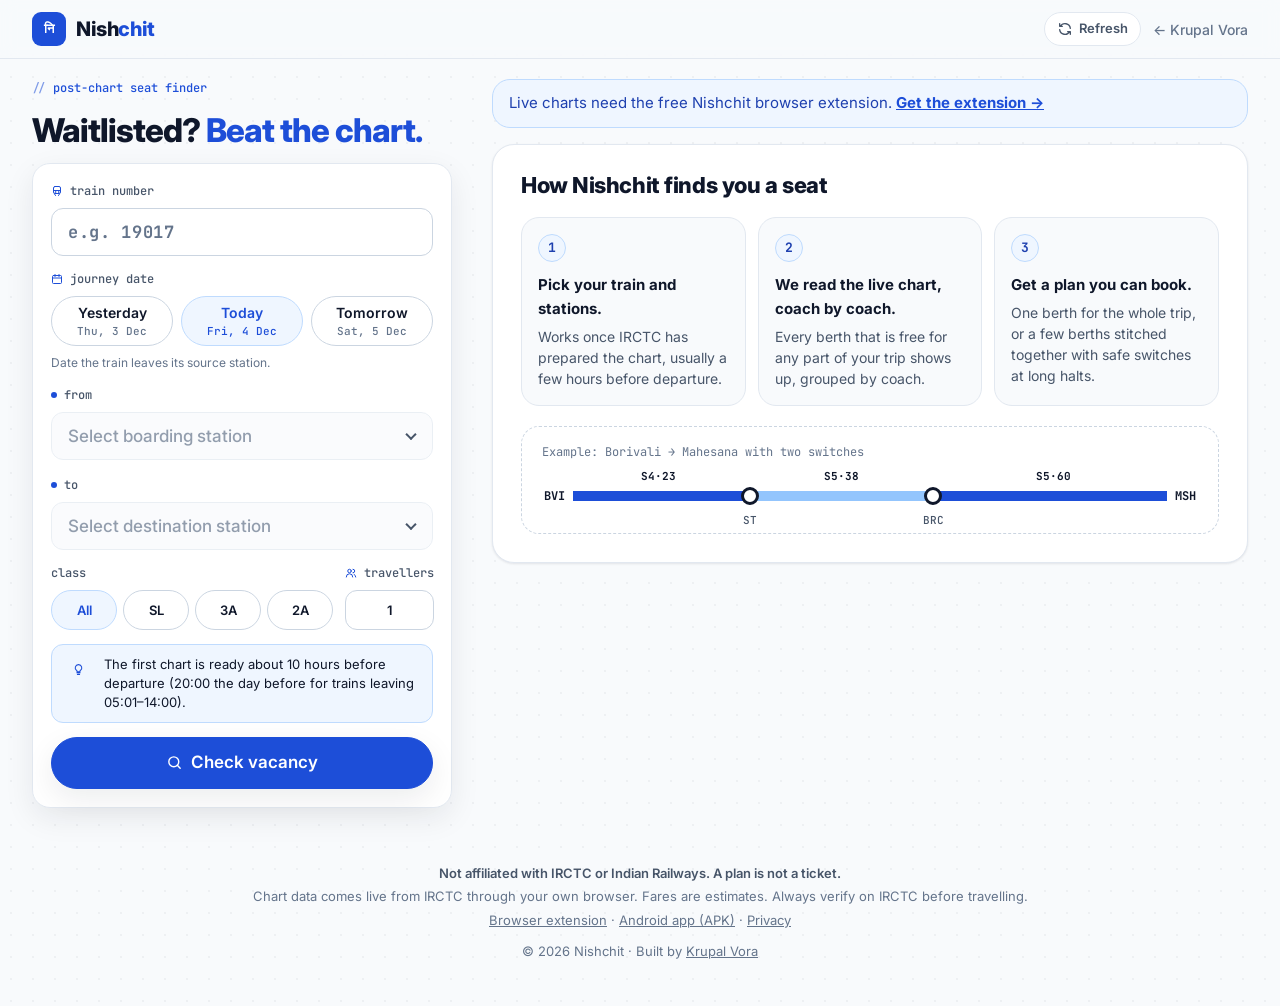
<file: index.html>
<!doctype html>
<html lang="en">
<head>
  <meta charset="utf-8" />
  <meta name="viewport" content="width=device-width, initial-scale=1, viewport-fit=cover" />
  <title>Nishchit - Find vacant berths after the chart</title>
  <meta name="description" content="Find berths left vacant after the reservation chart and stitch them into a seated journey, coach by coach." />
  <meta name="theme-color" content="#f8fafc" />
  <link rel="icon" href="assets/favicon.svg" type="image/svg+xml" />
  <link rel="preconnect" href="https://fonts.googleapis.com" />
  <link rel="preconnect" href="https://fonts.gstatic.com" crossorigin />
  <link rel="stylesheet" href="https://fonts.googleapis.com/css2?family=Inter:wght@400;500;600;700;800&family=JetBrains+Mono:wght@400;500;700&display=swap" />
  <link rel="stylesheet" href="css/tokens.css" />
  <link rel="stylesheet" href="css/base.css" />
  <link rel="stylesheet" href="css/components.css" />
  <link rel="stylesheet" href="css/results.css" />
  <link rel="stylesheet" href="css/layout.css" />
  <script type="module" src="js/main.js"></script>
</head>
<body>
    <header class="site-header">
    <div class="site-header__inner">
      <a class="brand" href="./" aria-label="Nishchit home">
        <span class="brand__mark" aria-hidden="true">नि</span>
        <span class="brand__name">Nish<span class="accent">chit</span></span>
      </a>
      <div class="site-header__actions">
        <button id="hard-refresh" type="button" class="icon-btn" title="Hard refresh: clear Nishchit's cache and reload"
                aria-label="Hard refresh: clear Nishchit's cache and reload">
          <span data-icon="refresh"></span><span class="icon-btn__label">Refresh</span>
        </button>
        <a class="back-link" href="../">&larr; Krupal Vora</a>
      </div>
    </div>
  </header>

  <main id="main" class="app">
    <aside class="app__side">
    <section class="hero" aria-labelledby="page-title">
      <p class="eyebrow">post-chart seat finder</p>
      <h1 id="page-title" class="hero__title">
        Waitlisted? <span class="accent">Beat the chart.</span>
      </h1>
      <p class="hero__lead">
        After the chart is prepared, berths sit empty on parts of the route. Enter your train and
        stations: we find one berth for the whole trip, or stitch partial berths together with the
        fewest switches.
      </p>
    </section>

      <form id="search-form" class="card search-card" novalidate autocomplete="off">
        <div class="field">
          <label class="field__label" for="train-input"><span data-icon="train"></span>Train number</label>
          <input id="train-input" name="train" class="input input--mono" inputmode="numeric"
                 pattern="\d{5}" maxlength="5" placeholder="e.g. 19017"
                 aria-describedby="train-status" required />
          <p id="train-status" class="field__status" aria-live="polite"></p>
        </div>

        <div class="field">
          <span id="date-label" class="field__label"><span data-icon="calendar"></span>Journey date</span>
          <div id="date-options" class="segmented segmented--3" role="radiogroup" aria-labelledby="date-label"></div>
          <p class="field__help">Date the train leaves its source station.</p>
        </div>

        <div class="stations">
            <div class="field">
              <label class="field__label field__label--dot" for="from-select">From</label>
              <div class="select-wrap">
                <select id="from-select" name="from" class="select" required disabled>
                  <option value="">Select boarding station</option>
                </select>
              </div>
            </div>
            <div class="field">
              <label class="field__label field__label--dot" for="to-select">To</label>
              <div class="select-wrap">
                <select id="to-select" name="to" class="select" required disabled>
                  <option value="">Select destination station</option>
                </select>
              </div>
            </div>
        </div>

        <div class="field-row">
          <div class="field">
            <span id="class-label" class="field__label">Class</span>
            <div id="class-options" class="segmented segmented--compact" role="radiogroup" aria-labelledby="class-label"></div>
          </div>
          <div class="field field--narrow">
            <label class="field__label" for="party-input"><span data-icon="users"></span>Travellers</label>
            <input id="party-input" name="party" type="number" inputmode="numeric" min="1" max="4" step="1" value="1" required class="input input--compact" />
          </div>
        </div>

        <p id="chart-hint" class="hint"><span class="hint__icon"><span data-icon="bulb"></span></span><span class="hint__text">The first chart is ready about 10 hours before departure.</span></p>

        <p id="form-error" class="form-error" role="alert" hidden></p>

        <button type="submit" class="btn btn--primary btn--block">
          <span data-icon="search"></span>Check vacancy
        </button>
      </form>
    </aside>

    <div class="app__main">
      <p id="extension-notice" class="extension-notice" hidden>
        Live charts need the free Nishchit browser extension. <a href="install.html">Get the extension &rarr;</a>
      </p>
      <section id="intro" class="intro" aria-labelledby="intro-title">
        <h2 id="intro-title" class="intro__title">How Nishchit finds you a seat</h2>
        <ol class="intro__steps">
          <li>
            <span class="intro__num">1</span>
            <div><strong>Pick your train and stations.</strong><p>Works once IRCTC has prepared the chart, usually a few hours before departure.</p></div>
          </li>
          <li>
            <span class="intro__num">2</span>
            <div><strong>We read the live chart, coach by coach.</strong><p>Every berth that is free for any part of your trip shows up, grouped by coach.</p></div>
          </li>
          <li>
            <span class="intro__num">3</span>
            <div><strong>Get a plan you can book.</strong><p>One berth for the whole trip, or a few berths stitched together with safe switches at long halts.</p></div>
          </li>
        </ol>
        <figure class="intro__example">
          <figcaption>Example: Borivali → Mahesana with two switches</figcaption>
          <div class="ribbon" aria-hidden="true">
            <span class="ribbon__cap">BVI</span>
            <div class="ribbon__track">
              <div class="ribbon__seg ribbon__seg--a" style="flex: 3 1 0"><span class="ribbon__seg-label">S4·23</span></div>
              <div class="ribbon__node"><span class="ribbon__node-label">ST</span></div>
              <div class="ribbon__seg ribbon__seg--b" style="flex: 3 1 0"><span class="ribbon__seg-label">S5·38</span></div>
              <div class="ribbon__node"><span class="ribbon__node-label">BRC</span></div>
              <div class="ribbon__seg ribbon__seg--a" style="flex: 4 1 0"><span class="ribbon__seg-label">S5·60</span></div>
            </div>
            <span class="ribbon__cap">MSH</span>
          </div>
        </figure>
        <p id="intro-extension" class="intro__ext" hidden></p>
      </section>

      <section id="results" class="results" aria-live="polite" aria-busy="false" hidden></section>
    </div>
  </main>

  <footer class="site-footer">
    <p><strong>Not affiliated with IRCTC or Indian Railways. A plan is not a ticket.</strong></p>
    <p>Chart data comes live from IRCTC through your own browser. Fares are estimates. Always verify on IRCTC before travelling.</p>
    <p><a href="install.html">Browser extension</a> · <a href="downloads/nishchit-android.apk" download>Android app (APK)</a> · <a href="privacy.html">Privacy</a></p>
    <p class="site-footer__credit">&copy; 2026 Nishchit · Built by <a href="https://krupalvora.github.io/" target="_blank" rel="noopener">Krupal Vora</a></p>
  </footer>

  <noscript><p class="container">Nishchit needs JavaScript to search the chart.</p></noscript>
</body>
</html>
</file>
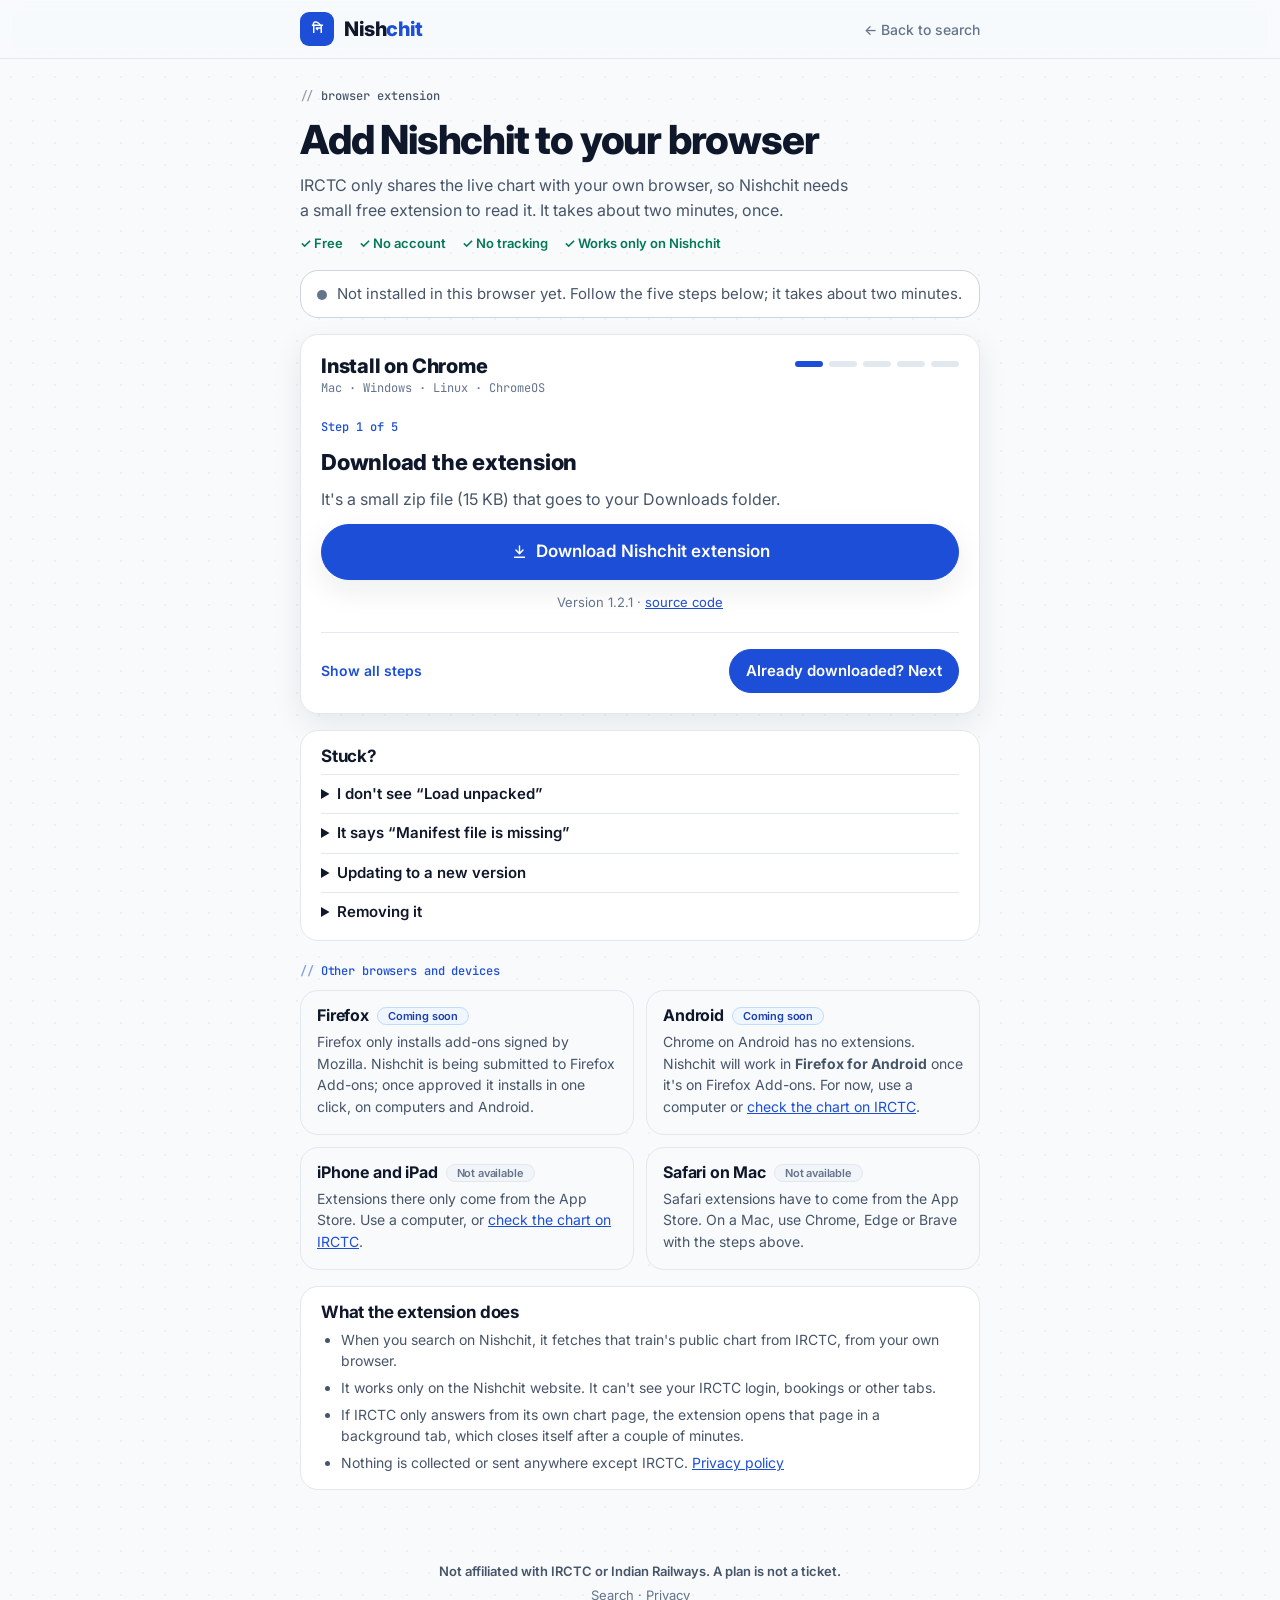
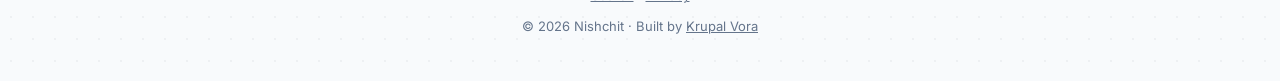
<file: install.html>
<!doctype html>
<html lang="en">
<head>
  <meta charset="utf-8" />
  <meta name="viewport" content="width=device-width, initial-scale=1, viewport-fit=cover" />
  <title>Install Nishchit Extension</title>
  <meta name="description" content="Add the free Nishchit extension to Chrome, Edge, Brave or Opera on Mac, Windows, Linux or ChromeOS in five short steps, so Nishchit can read the live chart from your own browser." />
  <meta name="theme-color" content="#f8fafc" />
  <link rel="icon" href="assets/favicon.svg" type="image/svg+xml" />
  <link rel="preconnect" href="https://fonts.googleapis.com" />
  <link rel="preconnect" href="https://fonts.gstatic.com" crossorigin />
  <link rel="stylesheet" href="https://fonts.googleapis.com/css2?family=Inter:wght@400;500;600;700;800&family=JetBrains+Mono:wght@400;500;700&display=swap" />
  <link rel="stylesheet" href="css/tokens.css" />
  <link rel="stylesheet" href="css/base.css" />
  <link rel="stylesheet" href="css/components.css" />
  <link rel="stylesheet" href="css/install.css" />
  <script type="module" src="js/install.js"></script>
</head>
<body>
  <header class="site-header">
    <div class="site-header__inner install-header">
      <a class="brand" href="./" aria-label="Nishchit home">
        <span class="brand__mark" aria-hidden="true">नि</span>
        <span class="brand__name">Nish<span class="accent">chit</span></span>
      </a>
      <a class="back-link" href="./">&larr; Back to search</a>
    </div>
  </header>

  <main id="main" class="install">
    <section class="install-hero" aria-labelledby="page-title">
      <p class="eyebrow">browser extension</p>
      <h1 id="page-title" class="install-hero__title">Add Nishchit to your browser</h1>
      <p class="install-hero__lead">IRCTC only shares the live chart with your own browser, so Nishchit needs a small free extension to read it. It takes about two minutes, once.</p>
      <ul class="trust">
        <li>Free</li>
        <li>No account</li>
        <li>No tracking</li>
        <li>Works only on Nishchit</li>
      </ul>
    </section>

    <div id="ext-status" class="ext-status" role="status" hidden></div>

    <!-- Shown first for browsers that can't take the extension (filled by install.js). -->
    <div id="not-here" class="card not-here" hidden></div>

    <!-- The installer: Chrome, Edge, Brave, Opera, Vivaldi on a computer. -->
    <section id="wizard" class="card wizard wizard--all" aria-labelledby="wizard-title">
      <header class="wizard__head">
        <div>
          <h2 id="wizard-title">Install on <span id="browser-name">Chrome, Edge, Brave or Opera</span></h2>
          <p class="wizard__where">Mac · Windows · Linux · ChromeOS</p>
        </div>
        <ol class="wizard__progress" aria-label="Steps">
          <li data-dot="1"><span class="sr-only">Step 1</span></li>
          <li data-dot="2"><span class="sr-only">Step 2</span></li>
          <li data-dot="3"><span class="sr-only">Step 3</span></li>
          <li data-dot="4"><span class="sr-only">Step 4</span></li>
          <li data-dot="5"><span class="sr-only">Step 5</span></li>
        </ol>
      </header>

      <!-- Step 1 -->
      <section class="step" data-step="1" aria-labelledby="s1-title">
        <p class="step__count">Step 1 of 5</p>
        <h3 id="s1-title" class="step__title">Download the extension</h3>
        <p class="step__text">It's a small zip file (15 KB) that goes to your Downloads folder.</p>
        <a id="download" class="btn btn--primary btn--block" href="downloads/nishchit-extension-chrome.zip" download>
          <span data-icon="download"></span>Download Nishchit extension
        </a>
        <p class="step__meta"><span id="version-label">Latest version</span> · <a href="https://github.com/krupalvora/nishchit/tree/main/extension">source code</a></p>
      </section>

      <!-- Step 2 -->
      <section class="step" data-step="2" aria-labelledby="s2-title">
        <p class="step__count">Step 2 of 5</p>
        <h3 id="s2-title" class="step__title">Unzip it and keep the folder</h3>
        <p class="step__text" id="unzip-text">Open your Downloads folder and unzip <code>nishchit-extension-chrome.zip</code>.</p>
        <div class="mock mock--files" aria-hidden="true">
          <div class="file"><span class="file__icon file__icon--zip">ZIP</span><span>nishchit-extension-chrome.zip</span></div>
          <span class="mock__arrow">→</span>
          <div class="file file--hl"><span class="file__icon file__icon--folder"></span><span>nishchit-extension</span></div>
        </div>
        <p class="step__tip"><strong>Keep the <code>nishchit-extension</code> folder.</strong> Move it to Documents if you like, but don't delete it: your browser runs the extension from there.</p>
        <details class="other-os">
          <summary>How to unzip on other computers</summary>
          <ul>
            <li><strong>Mac:</strong> double-click the zip.</li>
            <li><strong>Windows:</strong> right-click the zip → <em>Extract All…</em> → <em>Extract</em>.</li>
            <li><strong>ChromeOS:</strong> open the zip in Files, then copy the folder into <em>My files</em>.</li>
            <li><strong>Linux:</strong> <code>unzip nishchit-extension-chrome.zip</code></li>
          </ul>
        </details>
      </section>

      <!-- Step 3 -->
      <section class="step" data-step="3" aria-labelledby="s3-title">
        <p class="step__count">Step 3 of 5</p>
        <h3 id="s3-title" class="step__title">Open the extensions page</h3>
        <p class="step__text">Browsers don't let websites link to this page, so copy the address and paste it into a new tab.</p>
        <div class="copy-box">
          <code id="ext-url">chrome://extensions</code>
          <button type="button" class="btn btn--sm copy-box__btn" id="copy-ext-url"><span data-icon="copy"></span><span>Copy</span></button>
        </div>
        <ol class="keys" id="keys">
          <li>Open a new tab: <kbd data-key="mod">Ctrl</kbd> <kbd>T</kbd></li>
          <li>Paste: <kbd data-key="mod">Ctrl</kbd> <kbd>V</kbd></li>
          <li>Press <kbd>Enter</kbd></li>
        </ol>
      </section>

      <!-- Step 4 -->
      <section class="step" data-step="4" aria-labelledby="s4-title">
        <p class="step__count">Step 4 of 5</p>
        <h3 id="s4-title" class="step__title">Turn on Developer mode</h3>
        <p class="step__text" id="devmode-text">It's a switch in the top-right corner of the extensions page.</p>
        <div class="mock mock--page" aria-hidden="true">
          <div class="mock__bar">
            <span class="mock__title">Extensions</span>
            <span class="mock__search"></span>
            <span class="mock__toggle mock__hl"><span>Developer mode</span><span class="switch-ui"></span></span>
          </div>
          <div class="mock__body">
            <span class="mock__line"></span><span class="mock__line mock__line--short"></span>
          </div>
        </div>
        <p class="step__tip">This only lets you add extensions from a folder. It doesn't change anything else.</p>
      </section>

      <!-- Step 5 -->
      <section class="step" data-step="5" aria-labelledby="s5-title">
        <p class="step__count">Step 5 of 5</p>
        <h3 id="s5-title" class="step__title">Click “Load unpacked” and pick the folder</h3>
        <p class="step__text">A button row appears under the title. Click <strong>Load unpacked</strong>, choose the <code>nishchit-extension</code> folder, then click <strong>Select</strong>.</p>
        <div class="mock mock--page" aria-hidden="true">
          <div class="mock__bar">
            <span class="mock__btn mock__hl">Load unpacked</span>
            <span class="mock__btn">Pack extension</span>
            <span class="mock__btn">Update</span>
          </div>
          <div class="mock__picker">
            <div class="mock__row"><span class="file__icon file__icon--folder"></span>Documents</div>
            <div class="mock__row mock__row--hl"><span class="file__icon file__icon--folder"></span>nishchit-extension</div>
            <div class="mock__row"><span class="file__icon file__icon--folder"></span>Pictures</div>
            <div class="mock__picker-foot"><span class="mock__btn mock__btn--primary">Select</span></div>
          </div>
        </div>
        <div class="done-note">
          <strong>That's it.</strong> Nishchit opens in a new tab with “You're all set” when the extension is in.
          <button type="button" class="link-btn" id="check-again">Didn't open? Check again</button>
        </div>
      </section>

      <footer class="wizard__nav">
        <button type="button" class="btn" id="prev">Back</button>
        <button type="button" class="link-btn" id="show-all">Show all steps</button>
        <button type="button" class="btn btn--dark" id="next">Next</button>
      </footer>
    </section>

    <section class="card help" aria-labelledby="help-title">
      <h2 id="help-title">Stuck?</h2>
      <details>
        <summary>I don't see “Load unpacked”</summary>
        <p>Developer mode is still off. Turn it on (step 4) and the button row appears.</p>
      </details>
      <details>
        <summary>It says “Manifest file is missing”</summary>
        <p>You picked the zip, or the folder that contains the folder. Pick the <code>nishchit-extension</code> folder itself: the one with <code>manifest.json</code> directly inside.</p>
      </details>
      <details>
        <summary>Updating to a new version</summary>
        <p>Download again, replace the old <code>nishchit-extension</code> folder with the new one, then click the reload arrow ↻ on Nishchit's card on the extensions page.</p>
      </details>
      <details>
        <summary>Removing it</summary>
        <p>On the extensions page, click <em>Remove</em> on Nishchit's card, then delete the folder.</p>
      </details>
    </section>

    <section class="others" aria-labelledby="others-title">
      <h2 id="others-title" class="section-label">Other browsers and devices</h2>
      <div class="others__grid">
        <article class="card other" data-platform="firefox">
          <h3>Firefox <span class="badge">Coming soon</span></h3>
          <p>Firefox only installs add-ons signed by Mozilla. Nishchit is being submitted to Firefox Add-ons; once approved it installs in one click, on computers and Android.</p>
        </article>
        <article class="card other" data-platform="android">
          <h3>Android <span class="badge">Coming soon</span></h3>
          <p>Chrome on Android has no extensions. Nishchit will work in <strong>Firefox for Android</strong> once it's on Firefox Add-ons. For now, use a computer or <a href="https://www.irctc.co.in/online-charts/">check the chart on IRCTC</a>.</p>
        </article>
        <article class="card other" data-platform="ios">
          <h3>iPhone and iPad <span class="badge badge--muted">Not available</span></h3>
          <p>Extensions there only come from the App Store. Use a computer, or <a href="https://www.irctc.co.in/online-charts/">check the chart on IRCTC</a>.</p>
        </article>
        <article class="card other" data-platform="safari">
          <h3>Safari on Mac <span class="badge badge--muted">Not available</span></h3>
          <p>Safari extensions have to come from the App Store. On a Mac, use Chrome, Edge or Brave with the steps above.</p>
        </article>
      </div>
    </section>

    <section class="card about" aria-labelledby="about-title">
      <h2 id="about-title">What the extension does</h2>
      <ul>
        <li>When you search on Nishchit, it fetches that train's public chart from IRCTC, from your own browser.</li>
        <li>It works only on the Nishchit website. It can't see your IRCTC login, bookings or other tabs.</li>
        <li>If IRCTC only answers from its own chart page, the extension opens that page in a background tab, which closes itself after a couple of minutes.</li>
        <li>Nothing is collected or sent anywhere except IRCTC. <a href="privacy.html">Privacy policy</a></li>
      </ul>
    </section>
  </main>

  <footer class="site-footer">
    <p><strong>Not affiliated with IRCTC or Indian Railways. A plan is not a ticket.</strong></p>
    <p><a href="./">Search</a> · <a href="privacy.html">Privacy</a></p>
    <p class="site-footer__credit">&copy; 2026 Nishchit · Built by <a href="https://krupalvora.github.io/" target="_blank" rel="noopener">Krupal Vora</a></p>
  </footer>
</body>
</html>
</file>
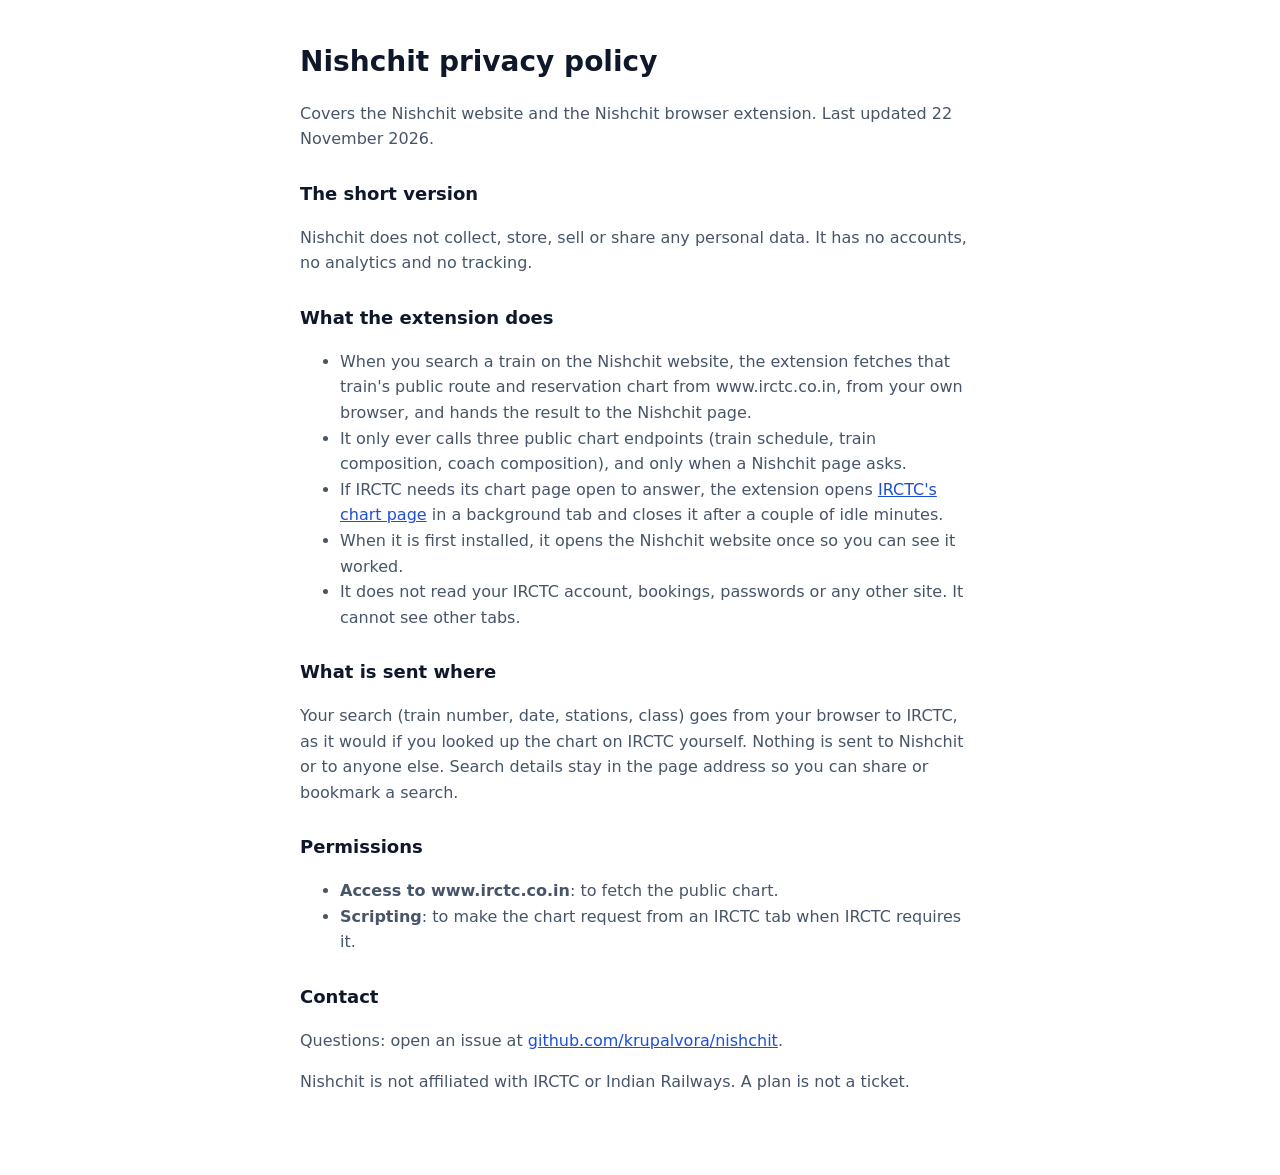
<file: privacy.html>
<!doctype html>
<html lang="en">
<head>
  <meta charset="utf-8">
  <meta name="viewport" content="width=device-width, initial-scale=1">
  <title>Nishchit Privacy</title>
  <meta name="description" content="Privacy policy for the Nishchit website and browser extension.">
  <link rel="icon" href="assets/favicon.svg" type="image/svg+xml">
  <style>
    :root { --bg: #ffffff; --fg: #0f172a; --muted: #475569; --link: #1d4ed8; }
    @media (prefers-color-scheme: dark) {
      :root:not([data-theme="light"]) { --bg: #0f172a; --fg: #e2e8f0; --muted: #94a3b8; --link: #93c5fd; }
    }
    :root[data-theme="dark"] { --bg: #0f172a; --fg: #e2e8f0; --muted: #94a3b8; --link: #93c5fd; }
    body { margin: 0; background: var(--bg); color: var(--fg); font: 16px/1.6 system-ui, -apple-system, "Segoe UI", sans-serif; }
    main { max-width: 680px; margin: 0 auto; padding: 40px 16px 64px; }
    h1 { font-size: 28px; margin: 0 0 4px; }
    h2 { font-size: 18px; margin: 28px 0 6px; }
    p, li { color: var(--muted); }
    a { color: var(--link); }
  </style>
</head>
<body>
  <main>
    <h1>Nishchit privacy policy</h1>
    <p>Covers the Nishchit website and the Nishchit browser extension. Last updated 22 November 2026.</p>

    <h2>The short version</h2>
    <p>Nishchit does not collect, store, sell or share any personal data. It has no accounts, no analytics and no tracking.</p>

    <h2>What the extension does</h2>
    <ul>
      <li>When you search a train on the Nishchit website, the extension fetches that train's public route and reservation chart from www.irctc.co.in, from your own browser, and hands the result to the Nishchit page.</li>
      <li>It only ever calls three public chart endpoints (train schedule, train composition, coach composition), and only when a Nishchit page asks.</li>
      <li>If IRCTC needs its chart page open to answer, the extension opens <a href="https://www.irctc.co.in/online-charts/">IRCTC's chart page</a> in a background tab and closes it after a couple of idle minutes.</li>
      <li>When it is first installed, it opens the Nishchit website once so you can see it worked.</li>
      <li>It does not read your IRCTC account, bookings, passwords or any other site. It cannot see other tabs.</li>
    </ul>

    <h2>What is sent where</h2>
    <p>Your search (train number, date, stations, class) goes from your browser to IRCTC, as it would if you looked up the chart on IRCTC yourself. Nothing is sent to Nishchit or to anyone else. Search details stay in the page address so you can share or bookmark a search.</p>

    <h2>Permissions</h2>
    <ul>
      <li><strong>Access to www.irctc.co.in</strong>: to fetch the public chart.</li>
      <li><strong>Scripting</strong>: to make the chart request from an IRCTC tab when IRCTC requires it.</li>
    </ul>

    <h2>Contact</h2>
    <p>Questions: open an issue at <a href="https://github.com/krupalvora/nishchit/issues">github.com/krupalvora/nishchit</a>.</p>

    <p>Nishchit is not affiliated with IRCTC or Indian Railways. A plan is not a ticket.</p>
  </main>
</body>
</html>
</file>
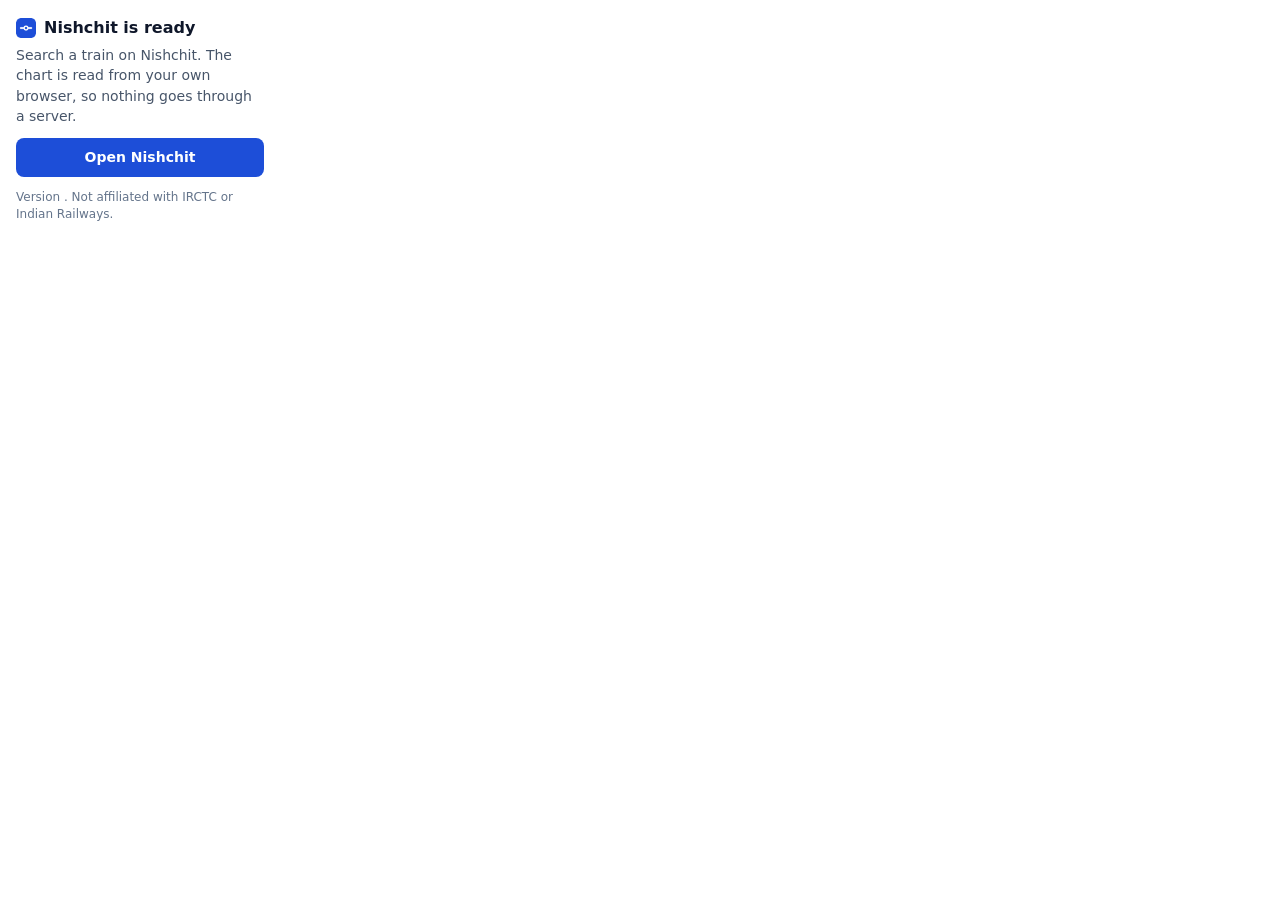
<file: extension/popup.html>
<!doctype html>
<html lang="en">
<head>
  <meta charset="utf-8">
  <title>Nishchit</title>
  <style>
    body { margin: 0; width: 280px; font: 14px/1.45 system-ui, -apple-system, "Segoe UI", sans-serif; color: #0f172a; background: #fff; }
    main { padding: 16px; }
    h1 { margin: 0 0 6px; font-size: 16px; display: flex; gap: 8px; align-items: center; }
    h1 img { width: 20px; height: 20px; }
    p { margin: 0 0 12px; color: #475569; }
    a.btn { display: block; text-align: center; padding: 9px 12px; border-radius: 8px; background: #1d4ed8; color: #fff; text-decoration: none; font-weight: 600; }
    a.btn:hover { background: #1e40af; }
    small { display: block; margin-top: 12px; color: #64748b; font-size: 12px; }
    @media (prefers-color-scheme: dark) {
      body { background: #0f172a; color: #e2e8f0; }
      p { color: #94a3b8; }
      small { color: #94a3b8; }
    }
  </style>
</head>
<body>
  <main>
    <h1><img src="icons/icon32.png" alt="">Nishchit is ready</h1>
    <p>Search a train on Nishchit. The chart is read from your own browser, so nothing goes through a server.</p>
    <a class="btn" href="https://krupalvora.github.io/nishchit/" target="_blank" rel="noopener">Open Nishchit</a>
    <small>Version <span id="version"></span>. Not affiliated with IRCTC or Indian Railways.</small>
  </main>
  <script src="popup.js"></script>
</body>
</html>
</file>
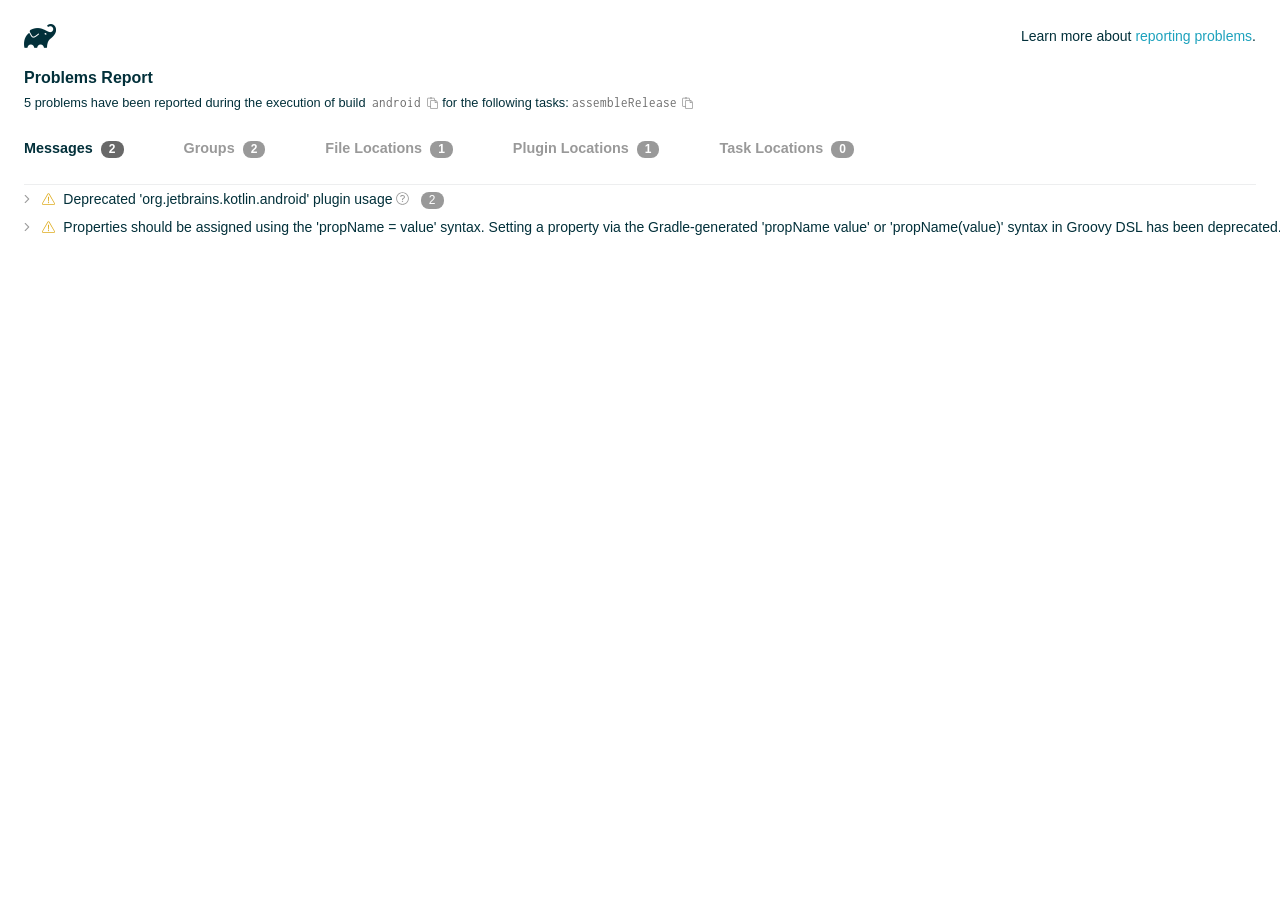
<file: android/build/reports/problems/problems-report.html>
<!DOCTYPE html>

<html lang="en">
<head>
    <!-- Required meta tags -->
    <meta charset="utf-8">
    <meta name="viewport" content="width=device-width, initial-scale=1, shrink-to-fit=no">

                    <style type="text/css">
                /*! normalize.css v7.0.0 | MIT License | github.com/necolas/normalize.css */
html {
    line-height: 1.15;
    -ms-text-size-adjust: 100%;
    -webkit-text-size-adjust: 100%
}

body {
    margin: 0
}

article, aside, footer, header, nav, section {
    display: block
}

h1 {
    font-size: 2em;
    margin: .67em 0
}

figcaption, figure, main {
    display: block
}

figure {
    margin: 1em 40px
}

hr {
    box-sizing: content-box;
    height: 0;
    overflow: visible
}

pre {
    font-family: monospace, monospace;
    font-size: 1em
}

a {
    background-color: transparent;
    -webkit-text-decoration-skip: objects
}

abbr[title] {
    border-bottom: none;
    text-decoration: underline;
    text-decoration: underline dotted
}

b, strong {
    font-weight: inherit
}

b, strong {
    font-weight: bolder
}

code, kbd, samp {
    font-family: monospace, monospace;
    font-size: 1em
}

dfn {
    font-style: italic
}

mark {
    background-color: #ff0;
    color: #000
}

small {
    font-size: 80%
}

sub, sup {
    font-size: 75%;
    line-height: 0;
    position: relative;
    vertical-align: baseline
}

sub {
    bottom: -.25em
}

sup {
    top: -.5em
}

audio, video {
    display: inline-block
}

audio:not([controls]) {
    display: none;
    height: 0
}

img {
    border-style: none
}

svg:not(:root) {
    overflow: hidden
}

button, input, optgroup, select, textarea {
    font-family: sans-serif;
    font-size: 100%;
    line-height: 1.15;
    margin: 0
}

button, input {
    overflow: visible
}

button, select {
    text-transform: none
}

[type=reset], [type=submit], button, html [type=button] {
    -webkit-appearance: button
}

[type=button]::-moz-focus-inner, [type=reset]::-moz-focus-inner, [type=submit]::-moz-focus-inner, button::-moz-focus-inner {
    border-style: none;
    padding: 0
}

[type=button]:-moz-focusring, [type=reset]:-moz-focusring, [type=submit]:-moz-focusring, button:-moz-focusring {
    outline: 1px dotted ButtonText
}

fieldset {
    padding: .35em .75em .625em
}

legend {
    box-sizing: border-box;
    color: inherit;
    display: table;
    max-width: 100%;
    padding: 0;
    white-space: normal
}

progress {
    display: inline-block;
    vertical-align: baseline
}

textarea {
    overflow: auto
}

[type=checkbox], [type=radio] {
    box-sizing: border-box;
    padding: 0
}

[type=number]::-webkit-inner-spin-button, [type=number]::-webkit-outer-spin-button {
    height: auto
}

[type=search] {
    -webkit-appearance: textfield;
    outline-offset: -2px
}

[type=search]::-webkit-search-cancel-button, [type=search]::-webkit-search-decoration {
    -webkit-appearance: none
}

::-webkit-file-upload-button {
    -webkit-appearance: button;
    font: inherit
}

details, menu {
    display: block
}

summary {
    display: list-item
}

canvas {
    display: inline-block
}

template {
    display: none
}

[hidden] {
    display: none
}

/* configuration cache styles */

.report-wrapper {
    margin: 0;
    padding: 0 24px;
}

.gradle-logo {
    width: 32px;
    height: 24px;
    background-image: url("[data-uri]");
    background-size: contain;
}

.header {
    display: flex;
    flex-wrap: wrap;
    top: 0;
    left: 0;
    width: 100%;
    padding-top: 24px;
    background-color: white;
}

.learn-more {
    margin-left: auto;
    align-self: center;
    font-size: 0.875rem;
    font-weight: normal;
}

.title {
    display: flex;
    align-items: center;
    padding: 18px 0 24px 0;
    flex: 1 0 100%;
}

.content {
    font-size: 0.875rem;
    white-space: nowrap;
}

.content ol:first-of-type {
    margin: 0;
}

.tree-btn {
    cursor: pointer;
    display: inline-block;
    width: 16px;
    height: 16px;
    background-size: contain;
    background-repeat: no-repeat;
    vertical-align: middle;
    margin-top: -0.2em;
}

.tree-btn.collapsed {
    background-image: url('data:image/svg+xml;utf8,<svg xmlns="http://www.w3.org/2000/svg" viewBox="0 0 192 512"><path d="M166.9 264.5l-117.8 116c-4.7 4.7-12.3 4.7-17 0l-7.1-7.1c-4.7-4.7-4.7-12.3 0-17L127.3 256 25.1 155.6c-4.7-4.7-4.7-12.3 0-17l7.1-7.1c4.7-4.7 12.3-4.7 17 0l117.8 116c4.6 4.7 4.6 12.3-.1 17z" fill="%23999999" stroke="%23999999"/></svg>');
}

.tree-btn.expanded {
    background-image: url('data:image/svg+xml;utf8,<svg xmlns="http://www.w3.org/2000/svg" viewBox="0 0 256 512"><path d="M119.5 326.9L3.5 209.1c-4.7-4.7-4.7-12.3 0-17l7.1-7.1c4.7-4.7 12.3-4.7 17 0L128 287.3l100.4-102.2c4.7-4.7 12.3-4.7 17 0l7.1 7.1c4.7 4.7 4.7 12.3 0 17L136.5 327c-4.7 4.6-12.3 4.6-17-.1z" fill="%23999999" stroke="%23999999"/></svg>');
}

ul .tree-btn {
    margin-right: 3px;
}

.leaf-icon {
    display: inline-block;
    width: 16px;
    height: 16px;
    background-image: url('data:image/svg+xml;utf8,<svg xmlns="http://www.w3.org/2000/svg" viewBox="0 0 256 512"><path d="M32 256 H224" stroke="%23999999" stroke-width="48" stroke-linecap="round"/></svg>');
    background-size: contain;
    background-repeat: no-repeat;
    vertical-align: middle;
    margin-top: -0.2em;
}

.invisible-text {
    user-select: all; /* Allow the text to be selectable */
    color: transparent; /* Hide the text */
    text-indent: -9999px; /* Move the text out of view */
    position: relative;
    white-space: pre; /* Preserve meaningful whitespace in the invisible text for copying */
}

.text-for-copy {
    display: inline-block;
}

.enum-icon {
    display: inline-block;
    width: 16px;
    height: 16px;
    background-image: url('data:image/svg+xml;utf8,<svg xmlns="http://www.w3.org/2000/svg" viewBox="0 0 1024 1024"><circle cx="512" cy="512" r="200" /></svg>');
    background-size: contain;
    background-repeat: no-repeat;
    vertical-align: middle;
    margin-inline-start: 0.5ex;
    margin-inline-end: 0.5ex;
    margin-top: -0.2em;
}

.error-icon {
    display: inline-block;
    width: 16px;
    height: 16px;
    background-image: url('data:image/svg+xml;utf8,<svg xmlns="http://www.w3.org/2000/svg" viewBox="0 0 320 512"><path d="M193.94 256L296.5 153.44l21.15-21.15c3.12-3.12 3.12-8.19 0-11.31l-22.63-22.63c-3.12-3.12-8.19-3.12-11.31 0L160 222.06 36.29 98.34c-3.12-3.12-8.19-3.12-11.31 0L2.34 120.97c-3.12 3.12-3.12 8.19 0 11.31L126.06 256 2.34 379.71c-3.12 3.12-3.12 8.19 0 11.31l22.63 22.63c3.12 3.12 8.19 3.12 11.31 0L160 289.94 262.56 392.5l21.15 21.15c3.12 3.12 8.19 3.12 11.31 0l22.63-22.63c3.12-3.12 3.12-8.19 0-11.31L193.94 256z" fill="%23FC461E" stroke="%23FC461E"/></svg>');
    background-size: contain;
    background-repeat: no-repeat;
    vertical-align: middle;
    margin-inline-start: 0.5ex;
    margin-inline-end: 0.5ex;
    margin-top: -0.2em;
}

.advice-icon {
    display: inline-block;
    width: 16px;
    height: 16px;
    background-image: url('data:image/svg+xml;utf8,<svg width="800px" height="800px" viewBox="-4.93 0 122.88 122.88" version="1.1" id="Layer_1" xmlns="http://www.w3.org/2000/svg" xmlns:xlink="http://www.w3.org/1999/xlink"  style="enable-background:new 0 0 113.01 122.88" xml:space="preserve"><g><path d="M44.13,102.06c-1.14,0.03-2.14-0.81-2.3-1.96c-0.17-1.2,0.64-2.31,1.82-2.54c-1.3-7.37-4.85-11.43-8.6-15.72 c-2.92-3.34-5.95-6.81-8.34-11.92c-2.35-5.03-3.64-10.23-3.6-15.63c0.05-5.4,1.42-10.96,4.4-16.71c0.02-0.04,0.04-0.07,0.06-0.11 l0,0c3.91-6.62,9.38-11.04,15.47-13.52c5.11-2.09,10.66-2.8,16.1-2.3c5.42,0.5,10.73,2.2,15.37,4.94 c5.9,3.49,10.75,8.67,13.42,15.21c1.44,3.54,2.42,7.49,2.54,11.82c0.12,4.31-0.62,8.96-2.61,13.88 c-2.66,6.59-6.18,10.68-9.47,14.51c-3.03,3.53-5.85,6.81-7.42,11.84c0.89,0.21,1.59,0.94,1.73,1.9c0.17,1.24-0.7,2.39-1.94,2.56 l-0.77,0.11c-0.14,1.09-0.23,2.26-0.27,3.51l0.25-0.04c1.24-0.17,2.39,0.7,2.56,1.94c0.17,1.24-0.7,2.39-1.94,2.56l-0.78,0.11 c0.01,0.15,0.02,0.3,0.03,0.45l0,0c0.07,0.88,0.08,1.73,0.03,2.54l0.13-0.02c1.25-0.15,2.38,0.74,2.54,1.98 c0.15,1.25-0.74,2.38-1.98,2.54l-1.68,0.21c-1.2,3.11-3.34,5.48-5.87,6.94c-1.74,1.01-3.67,1.59-5.61,1.71 c-1.97,0.12-3.96-0.25-5.78-1.13c-2.08-1.02-3.94-2.71-5.29-5.14c-0.65-0.33-1.13-0.97-1.23-1.75c-0.04-0.31-0.01-0.61,0.07-0.89 c-0.39-1.16-0.68-2.43-0.87-3.83l-0.07,0.01c-1.24,0.17-2.39-0.7-2.56-1.94c-0.17-1.24,0.7-2.39,1.94-2.56l0.54-0.08 C44.19,104.32,44.18,103.16,44.13,102.06L44.13,102.06z M2.18,58.86C1.01,58.89,0.04,57.98,0,56.81c-0.04-1.17,0.88-2.14,2.05-2.18 l8.7-0.3c1.17-0.04,2.14,0.88,2.18,2.05c0.04,1.17-0.88,2.14-2.05,2.18L2.18,58.86L2.18,58.86z M110.68,50.25 c1.16-0.12,2.2,0.73,2.32,1.89c0.12,1.16-0.73,2.2-1.89,2.32l-8.66,0.91c-1.16,0.12-2.2-0.73-2.32-1.89 c-0.12-1.16,0.73-2.2,1.89-2.32L110.68,50.25L110.68,50.25z M94.91,14.78c0.65-0.97,1.96-1.23,2.93-0.58 c0.97,0.65,1.23,1.96,0.58,2.93l-4.84,7.24c-0.65,0.97-1.96,1.23-2.93,0.58c-0.97-0.65-1.23-1.96-0.58-2.93L94.91,14.78 L94.91,14.78z M57.63,2.06c0.03-1.17,1-2.09,2.16-2.06c1.17,0.03,2.09,1,2.06,2.16l-0.22,8.7c-0.03,1.17-1,2.09-2.16,2.06 c-1.17-0.03-2.09-1-2.06-2.16L57.63,2.06L57.63,2.06z M13.88,15.53c-0.86-0.8-0.9-2.14-0.11-2.99c0.8-0.86,2.14-0.9,2.99-0.11 l6.37,5.94c0.86,0.8,0.9,2.14,0.11,2.99c-0.8,0.86-2.14,0.9-2.99,0.11L13.88,15.53L13.88,15.53z M47.88,96.95l18.49-2.63 c1.59-6.7,5.05-10.73,8.8-15.08c3.08-3.58,6.36-7.4,8.76-13.34c1.76-4.35,2.41-8.43,2.31-12.19c-0.1-3.75-0.96-7.21-2.24-10.34 c-2.3-5.63-6.51-10.11-11.65-13.15c-4.11-2.43-8.8-3.94-13.59-4.37c-4.77-0.44-9.64,0.19-14.13,2.02 c-5.26,2.15-9.99,5.97-13.39,11.72c-2.64,5.12-3.86,10.02-3.9,14.73c-0.04,4.74,1.11,9.33,3.2,13.8c2.13,4.56,4.97,7.8,7.69,10.92 C42.47,83.9,46.48,88.49,47.88,96.95L47.88,96.95z M65.62,99.02l-17.27,2.45c0.05,1.1,0.07,2.25,0.05,3.47l17.05-2.42 C65.47,101.29,65.52,100.12,65.62,99.02L65.62,99.02z M48.49,109.52c0.12,0.92,0.3,1.76,0.53,2.54l16.55-2.04 c0.11-0.86,0.13-1.77,0.05-2.74l0,0l0-0.02l-0.01-0.17L48.49,109.52L48.49,109.52z M51.37,116.36c0.64,0.67,1.35,1.19,2.1,1.55 c1.15,0.56,2.42,0.79,3.67,0.72c1.29-0.08,2.57-0.47,3.74-1.15c1.1-0.64,2.09-1.53,2.88-2.65L51.37,116.36L51.37,116.36z"/></g></svg>');
    background-size: contain;
    background-repeat: no-repeat;
    vertical-align: middle;
    margin-inline-start: 0.5ex;
    margin-inline-end: 0.5ex;
    margin-top: -0.2em;
}

.warning-icon {
    display: inline-block;
    width: 13px;
    height: 13px;
    background-image: url('data:image/svg+xml;utf8,<svg xmlns="http://www.w3.org/2000/svg" viewBox="0 0 576 512"><path d="M270.2 160h35.5c3.4 0 6.1 2.8 6 6.2l-7.5 196c-.1 3.2-2.8 5.8-6 5.8h-20.5c-3.2 0-5.9-2.5-6-5.8l-7.5-196c-.1-3.4 2.6-6.2 6-6.2zM288 388c-15.5 0-28 12.5-28 28s12.5 28 28 28 28-12.5 28-28-12.5-28-28-28zm281.5 52L329.6 24c-18.4-32-64.7-32-83.2 0L6.5 440c-18.4 31.9 4.6 72 41.6 72H528c36.8 0 60-40 41.5-72zM528 480H48c-12.3 0-20-13.3-13.9-24l240-416c6.1-10.6 21.6-10.7 27.7 0l240 416c6.2 10.6-1.5 24-13.8 24z" fill="%23DEAD22" stroke="%23DEAD22"/></svg>');
    background-size: contain;
    background-repeat: no-repeat;
    vertical-align: middle;
    margin-inline-start: 0.3ex;
    margin-inline-end: 1.1ex;
    margin-top: -0.1em;
}

.documentation-button {
    cursor: pointer;
    display: inline-block;
    width: 13px;
    height: 13px;
    background-image: url('data:image/svg+xml;utf8,<svg xmlns="http://www.w3.org/2000/svg" viewBox="0 0 512 512"><path d="M256 340c-15.464 0-28 12.536-28 28s12.536 28 28 28 28-12.536 28-28-12.536-28-28-28zm7.67-24h-16c-6.627 0-12-5.373-12-12v-.381c0-70.343 77.44-63.619 77.44-107.408 0-20.016-17.761-40.211-57.44-40.211-29.144 0-44.265 9.649-59.211 28.692-3.908 4.98-11.054 5.995-16.248 2.376l-13.134-9.15c-5.625-3.919-6.86-11.771-2.645-17.177C185.658 133.514 210.842 116 255.67 116c52.32 0 97.44 29.751 97.44 80.211 0 67.414-77.44 63.849-77.44 107.408V304c0 6.627-5.373 12-12 12zM256 40c118.621 0 216 96.075 216 216 0 119.291-96.61 216-216 216-119.244 0-216-96.562-216-216 0-119.203 96.602-216 216-216m0-32C119.043 8 8 119.083 8 256c0 136.997 111.043 248 248 248s248-111.003 248-248C504 119.083 392.957 8 256 8z" fill="%23999999" stroke="%23999999"/></svg>');
    background-size: contain;
    background-repeat: no-repeat;
    vertical-align: middle;
    margin-inline-start: 0.5ex;
    margin-inline-end: 0.5ex;
    margin-top: -0.2em;
}

.documentation-button::selection {
    color: transparent;
}

.documentation-button:hover {
    color: transparent;
}

.copy-button {
    cursor: pointer;
    display: inline-block;
    width: 12px;
    height: 12px;
    background-image: url('data:image/svg+xml;utf8,<svg xmlns="http://www.w3.org/2000/svg" viewBox="0 0 448 512"><path d="M433.941 193.941l-51.882-51.882A48 48 0 0 0 348.118 128H320V80c0-26.51-21.49-48-48-48h-66.752C198.643 13.377 180.858 0 160 0s-38.643 13.377-45.248 32H48C21.49 32 0 53.49 0 80v288c0 26.51 21.49 48 48 48h80v48c0 26.51 21.49 48 48 48h224c26.51 0 48-21.49 48-48V227.882a48 48 0 0 0-14.059-33.941zm-22.627 22.627a15.888 15.888 0 0 1 4.195 7.432H352v-63.509a15.88 15.88 0 0 1 7.431 4.195l51.883 51.882zM160 30c9.941 0 18 8.059 18 18s-8.059 18-18 18-18-8.059-18-18 8.059-18 18-18zM48 384c-8.822 0-16-7.178-16-16V80c0-8.822 7.178-16 16-16h66.752c6.605 18.623 24.389 32 45.248 32s38.643-13.377 45.248-32H272c8.822 0 16 7.178 16 16v48H176c-26.51 0-48 21.49-48 48v208H48zm352 96H176c-8.822 0-16-7.178-16-16V176c0-8.822 7.178-16 16-16h144v72c0 13.2 10.8 24 24 24h72v208c0 8.822-7.178 16-16 16z" fill="%23999999" stroke="%23999999"/></svg>');
    background-size: contain;
    background-repeat: no-repeat;
    vertical-align: middle;
    margin-inline-start: 0.5ex;
    margin-top: -0.2em;
}

.groups{
    display: flex;
    border-bottom: 1px solid #EDEEEF;
    flex: 1 0 100%;
}

.uncategorized {
    display: flex;
    border-top: 4px solid #EDEEEF;
    flex: 1 0 100%;
}

.group-selector {
    padding: 0 52px 24px 0;
    font-size: 0.9rem;
    font-weight: bold;
    color: #999999;
    cursor: pointer;
}

.group-selector__count {
    margin: 0 8px;
    border-radius: 8px;
    background-color: #999;
    color: #fff;
    padding: 1px 8px 2px;
    font-size: 0.75rem;
}

.group-selector--active {
    color: #02303A;
    cursor: auto;
}

.group-selector--active .group-selector__count {
    background-color: #686868;
}

.group-selector--disabled {
    cursor: not-allowed;
}

.accordion-header {
    cursor: pointer;
}

.container {
    padding-left: 0.5em;
    padding-right: 0.5em;
}

.stacktrace {
    border-radius: 4px;
    overflow-x: auto;
    padding: 0.5rem;
    margin-bottom: 0;
    min-width: 1000px;
}

/* Lato (bold, regular) */
@font-face {
    font-display: swap;
    font-family: Lato;
    font-weight: 500;
    font-style: normal;
    src: url("https://assets.gradle.com/lato/fonts/lato-semibold/lato-semibold.woff2") format("woff2"),
    url("https://assets.gradle.com/lato/fonts/lato-semibold/lato-semibold.woff") format("woff");
}

@font-face {
    font-display: swap;
    font-family: Lato;
    font-weight: bold;
    font-style: normal;
    src: url("https://assets.gradle.com/lato/fonts/lato-bold/lato-bold.woff2") format("woff2"),
    url("https://assets.gradle.com/lato/fonts/lato-bold/lato-bold.woff") format("woff");
}

* {
    -webkit-box-sizing: border-box;
    -moz-box-sizing: border-box;
    box-sizing: border-box;
}

html,
body {
    margin: 0;
    padding: 0;
}

html {
    font-family: "Lato", "Helvetica Neue", Arial, sans-serif;
    font-size: 16px;
    font-weight: 400;
    line-height: 1.5;
}

body {
    color: #02303A;
    background-color: #ffffff;
    -webkit-text-size-adjust: 100%;
    -ms-text-size-adjust: 100%;
    -webkit-font-smoothing: antialiased;
}


/* typography */
h1, h2, h3, h4, h5, h6 {
    color: #02303A;
    text-rendering: optimizeLegibility;
    margin: 0;
}

h1 {
    font-size: 1rem;
}

h2 {
    font-size: 0.9rem;
}

h3 {
    font-size: 1.125rem;
}

h4, h5, h6 {
    font-size: 0.875rem;
}

h1 code {
    font-weight: bold;
}

ul, ol, dl {
    list-style-position: outside;
    line-height: 1.6;
    padding: 0;
    margin: 0 0 0 20px;
    list-style-type: none;
}

li {
    line-height: 2;
}

a {
    color: #1DA2BD;
    text-decoration: none;
    transition: all 0.3s ease, visibility 0s;
}

a:hover {
    color: #35c1e4;
}

/* code */
code, pre {
    font-family: Inconsolata, Monaco, "Courier New", monospace;
    font-style: normal;
    font-variant-ligatures: normal;
    font-variant-caps: normal;
    font-variant-numeric: normal;
    font-variant-east-asian: normal;
    font-weight: normal;
    font-stretch: normal;
    color: #686868;
}

*:not(pre) > code {
    letter-spacing: 0;
    padding: 0.1em 0.5ex;
    text-rendering: optimizeSpeed;
    word-spacing: -0.15em;
    word-wrap: break-word;
}

pre {
    font-size: 0.75rem;
    line-height: 1.8;
    margin-top: 0;
    margin-bottom: 1.5em;
    padding: 1rem;
}

pre code {
    background-color: transparent;
    color: inherit;
    line-height: 1.8;
    font-size: 100%;
    padding: 0;
}

a code {
    color: #1BA8CB;
}

pre.code, pre.programlisting, pre.screen, pre.tt {
    background-color: #f7f7f8;
    border-radius: 4px;
    font-size: 1em;
    line-height: 1.45;
    margin-bottom: 1.25em;
    overflow-x: auto;
    padding: 1rem;
}

li em, p em {
    padding: 0 1px;
}

code em, tt em {
    text-decoration: none;
}

code + .copy-button {
    margin-inline-start: 0.2ex;
}

.java-exception {
    font-size: 0.75rem;
    padding-left: 24px;
}

.java-exception ul {
    margin: 0;
    line-height: inherit;
}

.java-exception code {
    white-space: pre;
}

.java-exception-part-toggle {
    user-select: none;
    cursor: pointer;
    border-radius: 2px;
    padding: 0.1em 0.2em;
    background: azure;
    color: #686868;
}

.problem-detail {
    color: #02303A;
    font-size: 14px;
    margin: 0;
    padding: 0;
}

                </style>
    <!-- Inconsolata is used as a default monospace font in the report. -->
    <link rel="stylesheet" href="https://fonts.googleapis.com/css?family=Inconsolata:400,700" />

    <title>Gradle Configuration Cache</title>
</head>
<body>

<div id="playground"></div>

<div class="report" id="report">
    Loading...
</div>

<script type="text/javascript">
function configurationCacheProblems() { return (
// begin-report-data
{"diagnostics":[{"problemId":[{"name":"kotlin","displayName":"Kotlin"},{"name":"kgp:deprecation","displayName":"Kotlin Gradle Plugin Deprecation"},{"name":"deprecated-kotlin-android-plugin","displayName":"Deprecated 'org.jetbrains.kotlin.android' plugin usage"}],"severity":"WARNING","contextualLabel":"Deprecated 'org.jetbrains.kotlin.android' plugin usage","problemDetails":"The 'org.jetbrains.kotlin.android' plugin in project ':app' is no longer required for Kotlin support since AGP 9.0.","documentationLink":"https://kotl.in/gradle/agp-built-in-kotlin","locations":[{"pluginId":"kotlin-android"}],"solutions":["Remove both `android.builtInKotlin=true` and `android.newDsl=false` from `gradle.properties`, then migrate to built-in Kotlin."]},{"problemId":[{"name":"deprecation","displayName":"Deprecation"},{"name":"properties-should-be-assigned-using-the-propname-value-syntax-setting-a-property-via-the-gradle-generated-propname-value-or-propname-value-syntax-in-groovy-dsl","displayName":"Properties should be assigned using the 'propName = value' syntax. Setting a property via the Gradle-generated 'propName value' or 'propName(value)' syntax in Groovy DSL has been deprecated."}],"severity":"WARNING","contextualLabel":"Properties should be assigned using the 'propName = value' syntax. Setting a property via the Gradle-generated 'propName value' or 'propName(value)' syntax in Groovy DSL has been deprecated.","problemDetails":"This is scheduled to be removed in Gradle 10.","documentationLink":"https://docs.gradle.org/9.5.0/userguide/upgrading_version_8.html#groovy_space_assignment_syntax","locations":[{"path":"/Users/krupalvora/.pub-cache/hosted/pub.dev/flutter_inappwebview_android-1.1.3/android/build.gradle","line":1}],"solutions":["Use assignment ('group = <value>') instead."]},{"problemId":[{"name":"deprecation","displayName":"Deprecation"},{"name":"properties-should-be-assigned-using-the-propname-value-syntax-setting-a-property-via-the-gradle-generated-propname-value-or-propname-value-syntax-in-groovy-dsl","displayName":"Properties should be assigned using the 'propName = value' syntax. Setting a property via the Gradle-generated 'propName value' or 'propName(value)' syntax in Groovy DSL has been deprecated."}],"severity":"WARNING","contextualLabel":"Properties should be assigned using the 'propName = value' syntax. Setting a property via the Gradle-generated 'propName value' or 'propName(value)' syntax in Groovy DSL has been deprecated.","problemDetails":"This is scheduled to be removed in Gradle 10.","documentationLink":"https://docs.gradle.org/9.5.0/userguide/upgrading_version_8.html#groovy_space_assignment_syntax","locations":[{"path":"/Users/krupalvora/.pub-cache/hosted/pub.dev/flutter_inappwebview_android-1.1.3/android/build.gradle","line":2}],"solutions":["Use assignment ('version = <value>') instead."]},{"problemId":[{"name":"deprecation","displayName":"Deprecation"},{"name":"properties-should-be-assigned-using-the-propname-value-syntax-setting-a-property-via-the-gradle-generated-propname-value-or-propname-value-syntax-in-groovy-dsl","displayName":"Properties should be assigned using the 'propName = value' syntax. Setting a property via the Gradle-generated 'propName value' or 'propName(value)' syntax in Groovy DSL has been deprecated."}],"severity":"WARNING","contextualLabel":"Properties should be assigned using the 'propName = value' syntax. Setting a property via the Gradle-generated 'propName value' or 'propName(value)' syntax in Groovy DSL has been deprecated.","problemDetails":"This is scheduled to be removed in Gradle 10.","documentationLink":"https://docs.gradle.org/9.5.0/userguide/upgrading_version_8.html#groovy_space_assignment_syntax","locations":[{"path":"/Users/krupalvora/.pub-cache/hosted/pub.dev/flutter_inappwebview_android-1.1.3/android/build.gradle","line":27}],"solutions":["Use assignment ('namespace = <value>') instead."]},{"problemId":[{"name":"kotlin","displayName":"Kotlin"},{"name":"kgp:deprecation","displayName":"Kotlin Gradle Plugin Deprecation"},{"name":"deprecated-kotlin-android-plugin","displayName":"Deprecated 'org.jetbrains.kotlin.android' plugin usage"}],"severity":"WARNING","contextualLabel":"Deprecated 'org.jetbrains.kotlin.android' plugin usage","problemDetails":"The 'org.jetbrains.kotlin.android' plugin in project ':flutter_inappwebview_android' is no longer required for Kotlin support since AGP 9.0.","documentationLink":"https://kotl.in/gradle/agp-built-in-kotlin","locations":[{"pluginId":"kotlin-android"}],"solutions":["Remove both `android.builtInKotlin=true` and `android.newDsl=false` from `gradle.properties`, then migrate to built-in Kotlin."]}],"problemsReport":{"totalProblemCount":5,"buildName":"android","requestedTasks":"assembleRelease","documentationLink":"https://docs.gradle.org/9.5.0/userguide/reporting_problems.html","summaries":[]}}
// end-report-data
);}
</script>
                <script type="text/javascript">
                !function(n,t){"object"==typeof exports&&"object"==typeof module?module.exports=t():"function"==typeof define&&define.amd?define([],t):"object"==typeof exports?exports["configuration-cache-report"]=t():n["configuration-cache-report"]=t()}(globalThis,()=>{return void 0===Math.imul&&(Math.imul=function(n,t){return(4294901760&n)*(65535&t)+(65535&n)*(0|t)|0}),void 0===ArrayBuffer.isView&&(ArrayBuffer.isView=function(n){return null!=n&&null!=n.__proto__&&n.__proto__.__proto__===Int8Array.prototype.__proto__}),void 0===Array.prototype.fill&&Object.defineProperty(Array.prototype,"fill",{value:function(n){if(null==this)throw new TypeError("this is null or not defined");for(var t=Object(this),r=t.length>>>0,i=0|arguments[1],e=i<0?Math.max(r+i,0):Math.min(i,r),u=arguments[2],o=void 0===u?r:0|u,s=o<0?Math.max(r+o,0):Math.min(o,r);e<s;)t[e]=n,e++;return t}}),[Int8Array,Int16Array,Uint16Array,Int32Array,Float32Array,Float64Array].forEach(function(n){void 0===n.prototype.fill&&Object.defineProperty(n.prototype,"fill",{value:Array.prototype.fill})}),void 0===Math.clz32&&(Math.clz32=(n=Math.log,t=Math.LN2,function(r){var i=r>>>0;return 0===i?32:31-(n(i)/t|0)|0})),globalThis["org.gradle.buildtool.internal:configuration-cache-report"]=function(n){"use strict";var t,r,i,e,u,o,s,c,a,f,h,l,_,v,d,w,g,b,p,m,k,y,q,x,B,C,j,P,S,I,z,T,L,E,M,N,A,F,D,O,$,H,R,G,U,Q,V,K,W,Y,Z,J,X,nn,tn,rn,en,un,on,sn,cn,an,fn,hn,ln,_n,vn,dn,wn,gn,bn,pn,mn,kn,yn,qn,xn,Bn,Cn,jn,Pn,Sn,In,zn,Tn,Ln,En,Mn=Math.imul,Nn=ArrayBuffer.isView,An=Math.clz32;function Fn(){}function Dn(){}function On(){}function $n(n,t,r,i,e,u,o){return t=t===b?", ":t,r=r===b?"":r,i=i===b?"":i,e=e===b?-1:e,u=u===b?"...":u,o=o===b?null:o,function(n,t,r,i,e,u,o,s){r=r===b?", ":r,i=i===b?"":i,e=e===b?"":e,u=u===b?-1:u,o=o===b?"...":o,s=s===b?null:s,t.e(i);var c=0,a=0,f=n.length;n:for(;a<f;){var h=n[a];if(a=a+1|0,(c=c+1|0)>1&&t.e(r),!(u<0||c<=u))break n;Zu(t,h,s)}return u>=0&&c>u&&t.e(o),t.e(e),t}(n,Ye(),t,r,i,e,u,o).toString()}function Hn(n,t){if(!(t>=0))throw ye(br("Requested element count "+t+" is less than zero."));return function(n,t){if(!(t>=0))throw ye(br("Requested element count "+t+" is less than zero."));if(0===t)return qu();if(t>=n.length)return function(n){switch(n.length){case 0:return qu();case 1:return Jr(n[0]);default:return function(n){return gi(function(n,t){return new Pu(n,t=t!==b&&t)}(n))}(n)}}(n);if(1===t)return Jr(n[0]);var r=0,i=wi(t),e=0,u=n.length;n:for(;e<u;){var o=n[e];if(e=e+1|0,i.i(o),(r=r+1|0)===t)break n}return i}(n,st(n.length-t|0,0))}function Rn(n){return n.length-1|0}function Gn(n,t,r,i,e,u,o){return t=t===b?", ":t,r=r===b?"":r,i=i===b?"":i,e=e===b?-1:e,u=u===b?"...":u,o=o===b?null:o,Un(n,Ye(),t,r,i,e,u,o).toString()}function Un(n,t,r,i,e,u,o,s){r=r===b?", ":r,i=i===b?"":i,e=e===b?"":e,u=u===b?-1:u,o=o===b?"...":o,s=s===b?null:s,t.e(i);var c=0,a=n.j();n:for(;a.k();){var f=a.l();if((c=c+1|0)>1&&t.e(r),!(u<0||c<=u))break n;Zu(t,f,s)}return u>=0&&c>u&&t.e(o),t.e(e),t}function Qn(n){return new ot(n)}function Vn(n){if(n.m())throw Ee("List is empty.");return n.n(0)}function Kn(n,t){var r;if(!(t>=0))throw ye(br("Requested element count "+t+" is less than zero."));if(0===t)return Wn(n);if(Fr(n,bt)){var i=n.o()-t|0;if(i<=0)return qu();if(1===i)return Jr(function(n){if(Fr(n,gt))return ut(n);var t=n.j();if(!t.k())throw Ee("Collection is empty.");for(var r=t.l();t.k();)r=t.l();return r}(n));if(r=wi(i),Fr(n,gt)){if(Fr(n,le)){var e=t,u=n.o();if(e<u)do{var o=e;e=e+1|0,r.i(n.n(o))}while(e<u)}else for(var s=n.p(t);s.k();){var c=s.l();r.i(c)}return r}}else r=di();for(var a=0,f=n.j();f.k();){var h=f.l();a>=t?r.i(h):a=a+1|0}return xu(r)}function Wn(n){if(Fr(n,bt)){var t;switch(n.o()){case 0:t=qu();break;case 1:t=Jr(Fr(n,gt)?n.n(0):n.j().l());break;default:t=tt(n)}return t}return xu(rt(n))}function Yn(n){return n.m()?null:n.n(0)}function Zn(n,t){var r=wi(n.o()+1|0);return r.q(n),r.i(t),r}function Jn(n,t){if(Fr(t,bt)){var r=wi(n.o()+t.o()|0);return r.q(n),r.q(t),r}var i=gi(n);return Iu(i,t),i}function Xn(n){if(Fr(n,bt)){var t;switch(n.o()){case 0:t=Du();break;case 1:t=Xr(Fr(n,gt)?n.n(0):n.j().l());break;default:t=et(n,(r=n.o(),i=wr(qr(he)),function(n,t,r){Ai(n,1,r),he.call(r)}(r,0,i),i))}return t}var r,i;return function(n){switch(n.o()){case 0:return Du();case 1:return Xr(n.j().l());default:return n}}(et(n,fe()))}function nt(n,t){if(!(t>=0))throw ye(br("Requested element count "+t+" is less than zero."));if(0===t)return qu();var r=n.o();if(t>=r)return Wn(n);if(1===t)return Jr(ut(n));var i=wi(t);if(Fr(n,le)){var e=r-t|0;if(e<r)do{var u=e;e=e+1|0,i.i(n.n(u))}while(e<r)}else for(var o=n.p(r-t|0);o.k();){var s=o.l();i.i(s)}return i}function tt(n){return gi(n)}function rt(n){return Fr(n,bt)?tt(n):et(n,di())}function it(n,t){if(Fr(n,bt)){if(n.o()<=1)return Wn(n);var r=ri(n),i=Dr(r)?r:Sr();return function(n,t){n.length>1&&mi(n,t)}(i,t),Hr(i)}var e=rt(n);return ti(e,t),e}function et(n,t){for(var r=n.j();r.k();){var i=r.l();t.i(i)}return t}function ut(n){if(n.m())throw Ee("List is empty.");return n.n(Bu(n))}function ot(n){this.r_1=n}function st(n,t){return n<t?t:n}function ct(n,t){return n>t?t:n}function at(n,t){return new Mu(n,t)}function ft(n){var t=n.j();if(!t.k())return qu();var r=t.l();if(!t.k())return Jr(r);var i=di();for(i.i(r);t.k();)i.i(t.l());return i}function ht(n,t){this.u_1=n,this.v_1=t}function lt(n){return n}function _t(n,t){return n-t|0}function vt(n){return n}function dt(n){return String.fromCharCode(n)}function wt(){}function gt(){}function bt(){}function pt(){}function mt(){}function kt(){}function yt(){}function qt(n,t){this.d1_1=n,this.e1_1=t}function xt(n){var t=null==n?null:br(n);return null==t?"null":t}function Bt(){t=this,this.g1_1=new Ct(0,-2147483648),this.h1_1=new Ct(-1,2147483647),this.i1_1=8,this.j1_1=64}function Ct(n,r){null==t&&new Bt,On.call(this),this.k1_1=n,this.l1_1=r}function jt(n){var t=n>>5,r=new Int32Array(t+1|0),i=1<<(31&n);return r[t]=r[t]|i,r}function Pt(){}function St(n){this.p1_1=n,this.o1_1=0}function It(){return Et(),r}function zt(){return Et(),i}function Tt(){return Et(),e}function Lt(){return Et(),u}function Et(){s||(s=!0,r=new ArrayBuffer(8),i=new Float64Array(It()),new Float32Array(It()),e=new Int32Array(It()),zt()[0]=-1,u=0!==Tt()[0]?1:0,o=1-Lt()|0)}function Mt(){return er(),c}function Nt(){return er(),a}function At(){return er(),f}function Ft(){return er(),l}function Dt(){return er(),_}function Ot(n,t){if(er(),Kt(n,t))return 0;var r=Yt(n),i=Yt(t);return r&&!i?-1:!r&&i?1:Yt(Ht(n,t))?-1:1}function $t(n,t){er();var r=n.l1_1>>>16|0,i=65535&n.l1_1,e=n.k1_1>>>16|0,u=65535&n.k1_1,o=t.l1_1>>>16|0,s=65535&t.l1_1,c=t.k1_1>>>16|0,a=0,f=0,h=0,l=0;return a=(a=a+((f=(f=f+((h=(h=h+((l=l+(u+(65535&t.k1_1)|0)|0)>>>16|0)|0)+(e+c|0)|0)>>>16|0)|0)+(i+s|0)|0)>>>16|0)|0)+(r+o|0)|0,new Ct((h&=65535)<<16|(l&=65535),(a&=65535)<<16|(f&=65535))}function Ht(n,t){return er(),$t(n,Xt(t))}function Rt(n,t){if(er(),Zt(n))return Mt();if(Zt(t))return Mt();if(Kt(n,Ft()))return Jt(t)?Ft():Mt();if(Kt(t,Ft()))return Jt(n)?Ft():Mt();if(Yt(n))return Yt(t)?Rt(Xt(n),Xt(t)):Xt(Rt(Xt(n),t));if(Yt(t))return Xt(Rt(n,Xt(t)));if(nr(n,Dt())&&nr(t,Dt()))return tr(Qt(n)*Qt(t));var r=n.l1_1>>>16|0,i=65535&n.l1_1,e=n.k1_1>>>16|0,u=65535&n.k1_1,o=t.l1_1>>>16|0,s=65535&t.l1_1,c=t.k1_1>>>16|0,a=65535&t.k1_1,f=0,h=0,l=0,_=0;return l=l+((_=_+Mn(u,a)|0)>>>16|0)|0,_&=65535,h=(h=h+((l=l+Mn(e,a)|0)>>>16|0)|0)+((l=(l&=65535)+Mn(u,c)|0)>>>16|0)|0,l&=65535,f=(f=(f=f+((h=h+Mn(i,a)|0)>>>16|0)|0)+((h=(h&=65535)+Mn(e,c)|0)>>>16|0)|0)+((h=(h&=65535)+Mn(u,s)|0)>>>16|0)|0,h&=65535,f=f+(((Mn(r,a)+Mn(i,c)|0)+Mn(e,s)|0)+Mn(u,o)|0)|0,new Ct(l<<16|_,(f&=65535)<<16|h)}function Gt(n,t){if(er(),Zt(t))throw me("division by zero");if(Zt(n))return Mt();if(Kt(n,Ft())){if(Kt(t,Nt())||Kt(t,At()))return Ft();if(Kt(t,Ft()))return Nt();var r=function(n){er();return new Ct(n.k1_1>>>1|n.l1_1<<31,n.l1_1>>1)}(n),i=function(n){er();return new Ct(n.k1_1<<1,n.l1_1<<1|n.k1_1>>>31)}(Gt(r,t));return Kt(i,Mt())?Yt(t)?Nt():At():$t(i,Gt(Ht(n,Rt(t,i)),t))}if(Kt(t,Ft()))return Mt();if(Yt(n))return Yt(t)?Gt(Xt(n),Xt(t)):Xt(Gt(Xt(n),t));if(Yt(t))return Xt(Gt(n,Xt(t)));for(var e=Mt(),u=n;ir(u,t);){for(var o=Qt(u)/Qt(t),s=Math.max(1,Math.floor(o)),c=Math.ceil(Math.log(s)/Math.LN2),a=c<=48?1:Math.pow(2,c-48),f=tr(s),h=Rt(f,t);Yt(h)||rr(h,u);)h=Rt(f=tr(s-=a),t);Zt(f)&&(f=Nt()),e=$t(e,f),u=Ht(u,h)}return e}function Ut(n){return er(),n.k1_1}function Qt(n){return er(),4294967296*n.l1_1+function(n){return er(),n.k1_1>=0?n.k1_1:4294967296+n.k1_1}(n)}function Vt(n,t){if(er(),Zt(n))return"0";if(Yt(n)){if(Kt(n,Ft())){var r=Wt(t),i=Gt(n,r),e=Ut(Ht(Rt(i,r),n));return Vt(i,t)+e.toString(t)}return"-"+Vt(Xt(n),t)}for(var u=2===t?31:t<=10?9:t<=21?7:t<=35?6:5,o=tr(Math.pow(t,u)),s=n,c="";;){var a=Gt(s,o),f=Ut(Ht(s,Rt(a,o))).toString(t);if(Zt(s=a))return f+c;for(;f.length<u;)f="0"+f;c=f+c}}function Kt(n,t){return er(),n.l1_1===t.l1_1&&n.k1_1===t.k1_1}function Wt(n){return er(),new Ct(n,n<0?-1:0)}function Yt(n){return er(),n.l1_1<0}function Zt(n){return er(),0===n.l1_1&&0===n.k1_1}function Jt(n){return er(),!(1&~n.k1_1)}function Xt(n){return er(),$t(function(n){return er(),new Ct(~n.k1_1,~n.l1_1)}(n),new Ct(1,0))}function nr(n,t){return er(),Ot(n,t)<0}function tr(n){if(er(),(t=n)!=t)return Mt();if(n<=-0x8000000000000000)return Ft();if(n+1>=0x8000000000000000)return er(),h;if(n<0)return Xt(tr(-n));var t,r=4294967296;return new Ct(n%r|0,n/r|0)}function rr(n,t){return er(),Ot(n,t)>0}function ir(n,t){return er(),Ot(n,t)>=0}function er(){v||(v=!0,c=Wt(0),a=Wt(1),f=Wt(-1),h=new Ct(-1,2147483647),l=new Ct(0,-2147483648),_=Wt(16777216))}function ur(n,t){return or(n)?sr(n,t):n.b(t)}function or(n){return"string"==typeof n}function sr(n,t){return n.charCodeAt(t)}function cr(n){return or(n)?n.length:n.a()}function ar(n,t,r){return or(n)?iu(n,t,r):n.c(t,r)}function fr(n){return br(n)}function hr(n,t){var r;switch(typeof n){case"number":r="number"==typeof t?lr(n,t):t instanceof Ct?lr(n,Qt(t)):_r(n,t);break;case"string":case"boolean":case"bigint":r=_r(n,t);break;default:r=function(n,t){return n.d(t)}(n,t)}return r}function lr(n,t){var r;if(n<t)r=-1;else if(n>t)r=1;else if(n===t){var i;if(0!==n)i=0;else{var e=1/n;i=e===1/t?0:e<0?-1:1}r=i}else r=n!=n?t!=t?0:1:-1;return r}function _r(n,t){return n<t?-1:n>t?1:0}function vr(n){if(!("kotlinHashCodeValue$"in n)){var t=dr(),r=new Object;r.value=t,r.enumerable=!1,Object.defineProperty(n,"kotlinHashCodeValue$",r)}return n.kotlinHashCodeValue$}function dr(){return 4294967296*Math.random()|0}function wr(n){return n=n===b?null:n,Object.create(n)}function gr(n,t,r,i,e){return Object.defineProperty(n,t,{configurable:!0,get:r,set:i,enumerable:e})}function br(n){return null==n?"null":function(n){return Ar(n)||Nn(n)}(n)?"[...]":"function"!=typeof n.toString?function(n){return Object.prototype.toString.call(n)}(n):n.toString()}function pr(n){if(null==n)return 0;var t,r=typeof n;switch(r){case"object":t="function"==typeof n.hashCode?n.hashCode():vr(n);break;case"function":t=vr(n);break;case"number":t=function(n){return Et(),(0|n)===n?Mr(n):(zt()[0]=n,Mn(Tt()[(Et(),o)],31)+Tt()[Lt()]|0)}(n);break;case"boolean":t=n?1231:1237;break;case"string":t=mr(String(n));break;case"bigint":t=function(n){for(var t,r=BigInt(32),i=BigInt(4294967295),e=(t=n)<0?-t:t,u=0,o=n<0?-1:1;0!=e;){var s=Number(e&i);u=Mn(31,u)+s|0,e>>=r}return Mn(u,o)}(n);break;case"symbol":t=function(n){var t,r=(t=n,Symbol.keyFor(t)!=b?(d===b&&(d=new Map),d):(w===b&&(w=new WeakMap),w)),i=r.get(n);if(i!==b)return i;var e=dr();return r.set(n,e),e}(n);break;default:t=function(){throw new Error("Unexpected typeof `"+r+"`")}()}return t}function mr(n){var t=0,r=0,i=n.length-1|0;if(r<=i)do{var e=r;r=r+1|0;var u=n.charCodeAt(e);t=Mn(t,31)+u|0}while(e!==i);return t}function kr(n,t){return null==n?null==t:null!=t&&("object"==typeof n&&"function"==typeof n.equals?n.equals(t):n!=n?t!=t:"number"==typeof n&&"number"==typeof t?n===t&&(0!==n||1/n==1/t):n===t)}function yr(n,t){null!=Error.captureStackTrace?Error.captureStackTrace(n,t):n.stack=(new Error).stack}function qr(n){return n.prototype}function xr(n){return n===b}function Br(n,t,r){Cr(n,"message",function(n,t){var r;if(xr(n)){var i;if(xr(t))i=n;else{var e=null==t?null:t.toString();i=null==e?b:e}r=i}else r=null==n?b:n;return r}(t,r)),Cr(n,"cause",r),Cr(n,"name",Object.getPrototypeOf(n).constructor.name)}function Cr(n,t,r){Object.defineProperty(n,t,{configurable:!0,writable:!0,value:r})}function jr(n){var t;return null==n?function(){throw Re()}():t=n,t}function Pr(){throw Ue()}function Sr(){throw Ve()}function Ir(n,t,r,i,e,u,o,s){zr("class",n,t,r,i,e,u,o,s)}function zr(n,t,r,i,e,u,o,s,c){null!=e&&(t.prototype=Object.create(e.prototype),t.prototype.constructor=t);var a=function(n,t,r,i,e,u){return{kind:n,simpleName:t,associatedObjectKey:i,associatedObjects:e,suspendArity:u,$kClass$:b,defaultConstructor:r,iid:"interface"===n?(g===b&&(g=0),g=g+1|0):b}}(n,r,i,s,c,o);t.$metadata$=a,null!=u&&((kr(a.iid,b)?t.prototype:t).$imask$=function(n){for(var t=1,r=[],i=0,e=n.length;i<e;){var u=n[i];i=i+1|0;var o=t,s=u.prototype.$imask$,c=null==s?u.$imask$:s;null!=c&&(r.push(c),o=c.length);var a=u.$metadata$.iid,f=null==a?null:jt(a);null!=f&&(r.push(f),o=Math.max(o,f.length)),o>t&&(t=o)}return function(n,t){for(var r=0,i=new Int32Array(n);r<n;){for(var e=r,u=0,o=0,s=t.length;o<s;){var c=t[o];o=o+1|0,e<c.length&&(u|=c[e])}i[e]=u,r=r+1|0}return i}(t,r)}(u))}function Tr(n,t,r,i,e,u,o,s){zr("object",n,t,r,i,e,u,o,s)}function Lr(n,t,r,i,e,u,o,s){zr("interface",n,t,r,i,e,u,o,s)}function Er(n,t,r,i){Tr(n,"Companion",b,t,r,i,b,b)}function Mr(n){var t;return t=n instanceof Ct?Ut(n):function(n){return n>2147483647?2147483647:n<-2147483648?-2147483648:0|n}(n),t}function Nr(n,t){return new Vu(n,t)}function Ar(n){return Array.isArray(n)}function Fr(n,t){return function(n,t){var r=n.$imask$;return null!=r&&function(n,t){var r=t>>5;if(r>n.length)return!1;var i=1<<(31&t);return!(0===(n[r]&i))}(r,t)}(n,t.$metadata$.iid)}function Dr(n){return!!Ar(n)&&!n.$type$}function Or(n){var t=typeof n;return"string"===t||"boolean"===t||function(n){return"number"==typeof n||n instanceof Ct}(n)||Fr(n,Dn)}function $r(n){return"string"==typeof n||Fr(n,Fn)}function Hr(n){return new pi(n)}function Rr(n,t,r){for(var i=new Int32Array(r),e=0,u=0,o=0,s=0,c=n.length;s<c;){var a=sr(n,s);s=s+1|0;var f=t[vt(a)];if(u|=(31&f)<<o,f<32){var h=e;e=h+1|0,i[h]=u,u=0,o=0}else o=o+5|0}return i}function Gr(n,t){for(var r=0,i=n.length-1|0,e=-1,u=0;r<=i;)if(t>(u=n[e=(r+i|0)/2|0]))r=e+1|0;else{if(t===u)return e;i=e-1|0}return e-(t<u?1:0)|0}function Ur(){p=this;var n="ABCDEFGHIJKLMNOPQRSTUVWXYZabcdefghijklmnopqrstuvwxyz0123456789+/",t=new Int32Array(128),r=0,i=cr(n)-1|0;if(r<=i)do{var e=r;r=r+1|0,t[vt(sr(n,e))]=e}while(r<=i);var u=Rr("[base64]/DxENVNU+B9zCwBwBPPCkDPNnBPqDYY1R8B7FkFgTgwGgwUwmBgKwBuBScmEP/BPPPPPPrBP8B7F1B/ErBqC6B7BiBmBfQsBUwCw/KwqIwLwETPcPjQgJxFgBlBsD",t,222),o=new Int32Array(u.length),s=0,c=u.length-1|0;if(s<=c)do{var a=s;s=s+1|0,o[a]=0===a?u[a]:o[a-1|0]+u[a]|0}while(s<=c);this.q1_1=o,this.r1_1=Rr("[base64]/BPPPPPPBPf4FrBjEhBpC3B5BKaWPrBOwCk/KsCuLqDHPbPxPsFtEaaqDL",t,222),this.s1_1=Rr("[base64]//v+85BkwvoIsgoyI4yguI0whiwEowri4CoghsJowgqYowgm4DkwgsY/nwnzPowhmYkg6wI8yggZswikwHgxgmIoxgqYkwgk4DkxgmIkgoioBsgssoBgzgyI8g9gL8g9kI0wgwJoxgkoC0wgioFkw/[base64]//3q16B///q1qBH/qlqq9Bholqq9B1i00a1q10qD1op1HkwmigEigiy6Cptogq1Bixo1kDq7/j00B2qgoBWGFm1lz50B6s5q1+BGWhggzhwBFFhgk4//Bo2jigE8wguI8wguI8wgugUog1qoB4qjmIwwi2KgkYHHH4lBgiFWkgIWoghssMmz5smrBZ3q1y50B5sm7gzBtz1smzB5smz50BqzqtmzB5sgzqzBF2/9//5BowgoIwmnkzPkwgk4C8ys65BkgoqI0wgy6FghquZo2giY0ghiIsgh24B4ghsQ8QF/v1q1OFs0O8iCHHF1qggz/B8wg6Iznv+//B08QgohsjK0QGFk7hsQ4gB",t,222)}function Qr(){return null==p&&new Ur,p}function Vr(){m=this,this.t1_1=new Int32Array([170,186,688,704,736,837,890,7468,7544,7579,8305,8319,8336,8560,9424,11388,42652,42864,43e3,43868]),this.u1_1=new Int32Array([1,1,9,2,5,1,1,63,1,37,1,1,13,16,26,2,2,1,2,4])}function Kr(){return null==m&&new Vr,m}function Wr(){}function Yr(){}function Zr(n){return function(n){if(n.m())return[];for(var t=n.o(),r=Array(t),i=n.j(),e=0;i.k();){var u=e;e=u+1|0,r[u]=i.l()}return r}(n)}function Jr(n){return new pi([n])}function Xr(n){return function(n,t){for(var r=0,i=n.length;r<i;){var e=n[r];r=r+1|0,t.i(e)}return t}(i=[n],(t=i.length,r=wr(qr(Fi)),Ai(t,1,r),r));var t,r,i}function ni(n){return n<0&&function(){throw Fe("Index overflow has happened.")}(),n}function ti(n,t){ii(n,t)}function ri(n){return void 0!==n.toArray?n.toArray():Zr(n)}function ii(n,t){if(n.o()<=1)return k;var r=ri(n);mi(r,t);var i=0,e=r.length;if(i<e)do{var u=i;i=i+1|0,n.v1(u,r[u])}while(i<e)}function ei(){au.call(this)}function ui(n){this.z1_1=n,this.x1_1=0,this.y1_1=-1}function oi(n,t){this.d2_1=n,ui.call(this,n),S.f2(t,this.d2_1.o()),this.x1_1=t}function si(){ei.call(this),this.i2_1=0}function ci(){pu.call(this),this.p2_1=null,this.q2_1=null}function ai(){ei.call(this)}function fi(n){if(!(n>=0))throw ye(br("capacity must be non-negative."));return Array(n)}function hi(n,t,r){n.fill(null,t,r)}function li(n,t){return function(n,t){if(!(t>=0))throw ye(br("Invalid new array size: "+t+"."));return function(n,t){var r=n.slice(0,t);void 0!==n.$type$&&(r.$type$=n.$type$);var i=n.length;if(t>i)for(r.length=t;i<t;){var e=i;i=e+1|0,r[e]=null}return r}(n,t)}(n,t)}function _i(){y=this;var n=wi(0);n.h_1=!0,this.y2_1=n}function vi(){return null==y&&new _i,y}function di(){return n=wr(qr(pi)),pi.call(n,[]),n;var n}function wi(n){return function(n,t){if(pi.call(t,[]),!(n>=0))throw ye(br("Negative initial capacity: "+n));return t}(n,wr(qr(pi)))}function gi(n){return function(n,t){var r=ri(n);return pi.call(t,r),t}(n,wr(qr(pi)))}function bi(n,t){return S.z2(t,n.o()),t}function pi(n){vi(),si.call(this),this.g_1=n,this.h_1=!1}function mi(n,t){if(ki()){var r=(i=t,function(n,t){return i.compare(n,t)});n.sort(r)}else yi(n,0,Rn(n),t);var i}function ki(){if(null!=q)return q;q=!1;var n=[],t=0;if(t<600)do{var r=t;t=t+1|0,n.push(r)}while(t<600);var i=Bi;n.sort(i);var e=1,u=n.length;if(e<u)do{var o=e;e=e+1|0;var s=n[o-1|0],c=n[o];if((3&s)==(3&c)&&s>=c)return!1}while(e<u);return q=!0,!0}function yi(n,t,r,i){var e=n.length,u=qi(n,Array(e),t,r,i);if(u!==n){var o=t;if(o<=r)do{var s=o;o=o+1|0,n[s]=u[s]}while(s!==r)}}function qi(n,t,r,i,e){if(r===i)return n;var u=(r+i|0)/2|0,o=qi(n,t,r,u,e),s=qi(n,t,u+1|0,i,e),c=o===t?n:t,a=r,f=u+1|0,h=r;if(h<=i)do{var l=h;if(h=h+1|0,a<=u&&f<=i){var _=o[a],v=s[f];e.compare(_,v)<=0?(c[l]=_,a=a+1|0):(c[l]=v,f=f+1|0)}else a<=u?(c[l]=o[a],a=a+1|0):(c[l]=s[f],f=f+1|0)}while(l!==i);return c}function xi(n,t){return hr(n,t)}function Bi(n,t){return(3&n)-(3&t)|0}function Ci(n,t){return ci.call(t),Si.call(t),t.g3_1=n,t}function ji(n){return Ci(Hi(),n),n}function Pi(){return ji(wr(qr(Si)))}function Si(){this.h3_1=null}function Ii(n){ai.call(this),this.j3_1=n}function zi(n){Ti.call(this,n)}function Ti(n){ai.call(this),this.n3_1=n}function Li(n){this.t3_1=n}function Ei(n){ai.call(this),this.u3_1=n}function Mi(n,t){return ai.call(t),Fi.call(t),t.w3_1=n,t}function Ni(n){return Mi(Hi(),n),n}function Ai(n,t,r){return Mi(function(n,t){return function(n,t,r){if(Ri(n,r),!(t>0))throw ye(br("Non-positive load factor: "+t));return r}(n,t,wr(qr(ue)))}(n,t),r),r}function Fi(){}function Di(n,t){return 0===(r=Mn(st(t,1),3))?0:1<<31-An(r);var r}function Oi(n,t){return An(t)+1|0}function $i(n){if(n.h4_1.e4_1!==n.j4_1)throw $e("The backing map has been modified after this entry was obtained.")}function Hi(){return Ri(8,n=wr(qr(ue))),n;var n}function Ri(n,t){return ue.call(t,fi(n),null,new Int32Array(n),new Int32Array(Di(0,n)),2,0),t}function Gi(n){return Ri(n,wr(qr(ue)))}function Ui(n){return n.x3_1.length}function Qi(n){return n.a4_1.length}function Vi(n){n.e4_1=n.e4_1+1|0}function Ki(n,t){!function(n,t){var r=Ui(n)-n.c4_1|0,i=n.c4_1-n.o()|0;return r<t&&(i+r|0)>=t&&i>=(Ui(n)/4|0)}(n,t)?function(n,t){if(t<0)throw ze("too many elements");if(t>Ui(n)){var r=S.k4(Ui(n),t);n.x3_1=li(n.x3_1,r);var i=n,e=n.y3_1;i.y3_1=null==e?null:li(e,r),n.z3_1=function(n,t){if(!(t>=0))throw ye(br("Invalid new array size: "+t+"."));return function(n,t){for(var r=n.length,i=t.length,e=0,u=t;e<r&&e<i;){var o=e,s=e;e=s+1|0,u[o]=n[s]}return t}(n,new Int32Array(t))}(n.z3_1,r);var u=Di(0,r);u>Qi(n)&&Zi(n,u)}}(n,n.c4_1+t|0):Yi(n,!0)}function Wi(n,t){return null==t?0:Mn(pr(t),-1640531527)>>>n.d4_1|0}function Yi(n,t){for(var r=0,i=0,e=n.y3_1;r<n.c4_1;){var u=n.z3_1[r];u>=0&&(n.x3_1[i]=n.x3_1[r],null!=e&&(e[i]=e[r]),t&&(n.z3_1[i]=u,n.a4_1[u]=i+1|0),i=i+1|0),r=r+1|0}hi(n.x3_1,i,n.c4_1),null==e||hi(e,i,n.c4_1),n.c4_1=i}function Zi(n,t){Vi(n),n.c4_1>n.f4_1&&Yi(n,!1),n.a4_1=new Int32Array(t),n.d4_1=Oi(0,t);for(var r=0;r<n.c4_1;){var i=r;if(r=i+1|0,!Ji(n,i))throw xe("This cannot happen with fixed magic multiplier and grow-only hash array. Have object hashCodes changed?")}}function Ji(n,t){for(var r=Wi(n,n.x3_1[t]),i=n.b4_1;;){if(0===n.a4_1[r])return n.a4_1[r]=t+1|0,n.z3_1[t]=r,!0;if((i=i-1|0)<0)return!1;var e=r;r=e-1|0,0===e&&(r=Qi(n)-1|0)}}function Xi(n,t){for(var r=Wi(n,t),i=n.b4_1;;){var e=n.a4_1[r];if(0===e)return-1;if(e>0&&kr(n.x3_1[e-1|0],t))return e-1|0;if((i=i-1|0)<0)return-1;var u=r;r=u-1|0,0===u&&(r=Qi(n)-1|0)}}function ne(){this.l4_1=-1640531527,this.m4_1=8,this.n4_1=2,this.o4_1=-1}function te(n){this.p4_1=n,this.q4_1=0,this.r4_1=-1,this.s4_1=this.p4_1.e4_1,this.t4()}function re(n){te.call(this,n)}function ie(n){te.call(this,n)}function ee(n,t){this.h4_1=n,this.i4_1=t,this.j4_1=this.h4_1.e4_1}function ue(n,t,r,i,e,u){this.x3_1=n,this.y3_1=t,this.z3_1=r,this.a4_1=i,this.b4_1=e,this.c4_1=u,this.d4_1=Oi(0,Qi(this)),this.e4_1=0,this.f4_1=0,this.g4_1=!1}function oe(){}function se(){return ji(n=wr(qr(ae))),ae.call(n),n;var n}function ce(){x=this;var n=Gi(0);n.j5(),this.l5_1=function(n,t){return Ci(n,t),ae.call(t),t}(n,wr(qr(ae)))}function ae(){}function fe(){return Ni(n=wr(qr(he))),he.call(n),n;var n}function he(){}function le(){}function _e(){}function ve(n){_e.call(this),this.w5_1=n}function de(){we.call(this)}function we(){_e.call(this),this.y5_1=""}function ge(){if(!C){C=!0;var n="undefined"!=typeof process&&process.versions&&!!process.versions.node;B=n?new ve(process.stdout):new de}}function be(n){return Br(n),ke.call(n),n}function pe(n,t){return Br(t,n),ke.call(t),t}function me(n){var t=pe(n,wr(qr(ke)));return yr(t,me),t}function ke(){yr(this,ke)}function ye(n){var t=function(n,t){return Ie(n,t),qe.call(t),t}(n,wr(qr(qe)));return yr(t,ye),t}function qe(){yr(this,qe)}function xe(n){var t=function(n,t){return Ie(n,t),Be.call(t),t}(n,wr(qr(Be)));return yr(t,xe),t}function Be(){yr(this,Be)}function Ce(){var n,t=(Se(n=wr(qr(Pe))),Pe.call(n),n);return yr(t,Ce),t}function je(n){var t=function(n,t){return Ie(n,t),Pe.call(t),t}(n,wr(qr(Pe)));return yr(t,je),t}function Pe(){yr(this,Pe)}function Se(n){return be(n),Te.call(n),n}function Ie(n,t){return pe(n,t),Te.call(t),t}function ze(n){var t=Ie(n,wr(qr(Te)));return yr(t,ze),t}function Te(){yr(this,Te)}function Le(){var n,t=(Se(n=wr(qr(Me))),Me.call(n),n);return yr(t,Le),t}function Ee(n){var t=function(n,t){return Ie(n,t),Me.call(t),t}(n,wr(qr(Me)));return yr(t,Ee),t}function Me(){yr(this,Me)}function Ne(n){var t=function(n,t){return Ie(n,t),Ae.call(t),t}(n,wr(qr(Ae)));return yr(t,Ne),t}function Ae(){yr(this,Ae)}function Fe(n){var t=function(n,t){return Ie(n,t),De.call(t),t}(n,wr(qr(De)));return yr(t,Fe),t}function De(){yr(this,De)}function Oe(){var n,t=(Se(n=wr(qr(He))),He.call(n),n);return yr(t,Oe),t}function $e(n){var t=function(n,t){return Ie(n,t),He.call(t),t}(n,wr(qr(He)));return yr(t,$e),t}function He(){yr(this,He)}function Re(){var n,t=(Se(n=wr(qr(Ge))),Ge.call(n),n);return yr(t,Re),t}function Ge(){yr(this,Ge)}function Ue(){var n,t=(Se(n=wr(qr(Qe))),Qe.call(n),n);return yr(t,Ue),t}function Qe(){yr(this,Qe)}function Ve(){var n,t=(Se(n=wr(qr(Ke))),Ke.call(n),n);return yr(t,Ve),t}function Ke(){yr(this,Ke)}function We(n){return Ze.call(n,""),n}function Ye(){return We(wr(qr(Ze)))}function Ze(n){this.f5_1=n}function Je(n){var t=dt(n).toUpperCase();return t.length>1?n:sr(t,0)}function Xe(n){return function(n){return 9<=n&&n<=13||28<=n&&n<=32||160===n||n>4096&&(5760===n||8192<=n&&n<=8202||8232===n||8233===n||8239===n||8287===n||12288===n)}(n)}function nu(){j=this,this.d6_1=new RegExp("[\\\\^$*+?.()|[\\]{}]","g"),this.e6_1=new RegExp("[\\\\$]","g"),this.f6_1=new RegExp("\\$","g")}function tu(n,t){null==j&&new nu,this.g6_1=n,this.h6_1=Xn(t),this.i6_1=new RegExp(n,Gn(t,"","gu",b,b,b,ru)),this.j6_1=null,this.k6_1=null}function ru(n){return n.o6_1}function iu(n,t,r){return su(),n.substring(t,r)}function eu(n,t){return su(),n.substring(t)}function uu(n){this.p6_1=n}function ou(n,t){return su(),function(n,t,r){if(r=r!==b&&r,su(),r){var i=n.length,e=t.length,u=Math.min(i,e);if(0===u)return i-e|0;var o=0;if(o<u)do{var s=o;o=o+1|0;var c=sr(n,s),a=sr(t,s);if(c!==a&&(c=Je(c))!==(a=Je(a))&&(c=sr(dt(c).toLowerCase(),0))!==(a=sr(dt(a).toLowerCase(),0)))return _t(c,a)}while(o<u);return i-e|0}return hr(n,t)}(n,t,!0)}function su(){P||(P=!0,new uu(ou))}function cu(n,t,r,i,e,u){return io(n,t,r,i,e,u=u!==b&&u)}function au(){}function fu(n){this.s6_1=n,this.r6_1=0}function hu(n,t){this.v6_1=n,fu.call(this,n),S.f2(t,this.v6_1.o()),this.r6_1=t}function lu(){this.e2_1=2147483639}function _u(){au.call(this)}function vu(n){this.w6_1=n}function du(n,t){return t===n?"(this Map)":xt(t)}function wu(n,t){var r;n:{for(var i=n.s().j();i.k();){var e=i.l();if(kr(e.y(),t)){r=e;break n}}r=null}return r}function gu(){}function bu(n){this.x6_1=n,ku.call(this)}function pu(){this.t2_1=null,this.u2_1=null}function mu(){}function ku(){au.call(this)}function yu(n){return n.length>0?Hr(n):qu()}function qu(){return null==z&&new Cu,z}function xu(n){switch(n.o()){case 0:return qu();case 1:return Jr(n.n(0));default:return n}}function Bu(n){return n.o()-1|0}function Cu(){z=this,this.y6_1=new Ct(-1478467534,-1720727600)}function ju(){}function Pu(n,t){this.z6_1=n,this.a7_1=t}function Su(n,t){return Fr(n,bt)?n.o():t}function Iu(n,t){if(Fr(t,bt))return n.q(t);for(var r=!1,i=t.j();i.k();){var e=i.l();n.i(e)&&(r=!0)}return r}function zu(){}function Tu(n,t){this.d7_1=n,this.c7_1=n.e7_1.p(function(n,t){if(!(0<=t&&t<=n.o()))throw Ne("Position index "+t+" must be in range ["+Nr(0,n.o()).toString()+"].");return n.o()-t|0}(n,t))}function Lu(n){_u.call(this),this.e7_1=n}function Eu(n){this.g7_1=n,this.f7_1=n.h7_1.j()}function Mu(n,t){this.h7_1=n,this.i7_1=t}function Nu(n){for(;n.j7_1.k();){var t=n.j7_1.l();if(n.m7_1.p7_1(t)===n.m7_1.o7_1)return n.l7_1=t,n.k7_1=1,k}n.k7_1=0}function Au(n){this.m7_1=n,this.j7_1=n.n7_1.j(),this.k7_1=-1,this.l7_1=null}function Fu(n,t,r){t=t===b||t,this.n7_1=n,this.o7_1=t,this.p7_1=r}function Du(){return null==L&&new Ou,L}function Ou(){L=this,this.q7_1=new Ct(1993859828,793161749)}function $u(){var n=E;return Fr(n,Wr)?n:Sr()}function Hu(){}function Ru(n,t){return n===t?0:null==n?-1:null==t?1:hr(null!=n&&Or(n)?n:Sr(),t)}function Gu(n,t,r){return Uu(Uu(n,r)-Uu(t,r)|0,r)}function Uu(n,t){var r=n%t|0;return r>=0?r:r+t|0}function Qu(){M=this,this.t7_1=new Vu(1,0)}function Vu(n,t){null==M&&new Qu,Yu.call(this,n,t,1)}function Ku(n,t,r){zu.call(this),this.a8_1=r,this.b8_1=t,this.c8_1=this.a8_1>0?n<=t:n>=t,this.d8_1=this.c8_1?n:this.b8_1}function Wu(){}function Yu(n,t,r){if(0===r)throw ye("Step must be non-zero.");if(-2147483648===r)throw ye("Step must be greater than Int.MIN_VALUE to avoid overflow on negation.");this.x7_1=n,this.y7_1=function(n,t,r){var i;if(r>0)i=n>=t?t:t-Gu(t,n,r)|0;else{if(!(r<0))throw ye("Step is zero.");i=n<=t?t:t+Gu(n,t,0|-r)|0}return i}(n,t,r),this.z7_1=r}function Zu(n,t,r){null!=r?n.e(r(t)):null==t||$r(t)?n.e(t):t instanceof wt?n.i5(t.e8_1):n.e(br(t))}function Ju(n,t,r){if(n===t)return!0;if(!(r=r!==b&&r))return!1;var i=Je(n),e=Je(t);return i===e||sr(dt(i).toLowerCase(),0)===sr(dt(e).toLowerCase(),0)}function Xu(n,t,r,i,e,u){var o=(u=u!==b&&u)?function(n,t){return N.t(n,t,-1)}(ct(r,function(n){return cr(n)-1|0}(n)),st(i,0)):Nr(st(r,0),ct(i,cr(n)));if("string"==typeof n&&"string"==typeof t){var s=o.x7_1,c=o.y7_1,a=o.z7_1;if(a>0&&s<=c||a<0&&c<=s)do{var f=s;if(s=s+a|0,cu(t,0,n,f,t.length,e))return f}while(f!==c)}else{var h=o.x7_1,l=o.y7_1,_=o.z7_1;if(_>0&&h<=l||_<0&&l<=h)do{var v=h;if(h=h+_|0,io(t,0,n,v,cr(t),e))return v}while(v!==l)}return-1}function no(n){var t=0,r=cr(n)-1|0,i=!1;n:for(;t<=r;){var e=Xe(ur(n,i?r:t));if(i){if(!e)break n;r=r-1|0}else e?t=t+1|0:i=!0}return ar(n,t,r+1|0)}function to(){this.f8_1=0,this.g8_1=1,this.h8_1=2}function ro(n){this.i8_1=n,this.j8_1=0,this.k8_1=0,this.l8_1=0,this.m8_1=0}function io(n,t,r,i,e,u){if(i<0||t<0||t>(cr(n)-e|0)||i>(cr(r)-e|0))return!1;var o=0;if(o<e)do{var s=o;if(o=o+1|0,!Ju(ur(n,t+s|0),ur(r,i+s|0),u))return!1}while(o<e);return!0}function eo(n){this.n8_1=n}function uo(n,t){this.o8_1=n,this.p8_1=t}function oo(n,t){return new uo(n,t)}function so(n,t){var r,i=n.className;return(r="(^|.*\\s+)"+t+"($|\\s+.*)",function(n,t){return tu.call(t,n,Du()),t}(r,wr(qr(tu)))).l6(i)}function co(n,t){this.s8_1=n,this.t8_1=t}function ao(n){this.u8_1=n}function fo(n,t,r){var i,e=sc(),u=qo(),o=oc().k9(t),s=qo();if(0===cr(r))i=ic();else{var c=n.m9_1,a=null==c?null:new ao(c).z8(r,"Copy reference to the clipboard");i=null==a?ic():a}return e.n9([u,o,s,i])}function ho(n){n=n===b?null:n,this.m9_1=n}function lo(n,t,r){yo.call(this),this.q9_1=n,this.r9_1=t,this.s9_1=r}function _o(n,t){this.v9_1=n,this.w9_1=t}function vo(n,t,r){r=r===b?null:r,yo.call(this),this.z9_1=n,this.aa_1=t,this.ba_1=r}function wo(n,t,r){r=r===b?null:r,yo.call(this),this.ca_1=n,this.da_1=t,this.ea_1=r}function go(n){yo.call(this),this.fa_1=n}function bo(n){yo.call(this),this.ga_1=n}function po(n){yo.call(this),this.ha_1=n}function mo(n){yo.call(this),this.ia_1=n}function ko(n){yo.call(this),this.ja_1=n}function yo(){}function qo(){return So(),A}function xo(){return So(),F}function Bo(){return So(),D}function Co(){return So(),O}function jo(n){return So(),sc().ka(kc(Po),n)}function Po(n){return So(),n.la(["invisible-text","text-for-copy"]),k}function So(){$||($=!0,A=jo("`"),F=jo(" "),D=jo("("),O=jo(")"))}function Io(n,t){yo.call(this),this.ma_1=n,this.na_1=t}function zo(n){yo.call(this),this.oa_1=n}function To(n,t){yo.call(this),this.pa_1=n,this.qa_1=t}function Lo(n){yo.call(this),this.ra_1=n}function Eo(n){yo.call(this),this.sa_1=n}function Mo(n){yo.call(this),this.ta_1=n}function No(n,t,r){yo.call(this),this.ua_1=n,this.va_1=t,this.wa_1=r}function Ao(n,t){yo.call(this),this.xa_1=n,this.ya_1=t}function Fo(n){yo.call(this),this.za_1=n}function Do(n){yo.call(this),this.ab_1=n}function Oo(n){return n.eb_1.cb_1.o()}function $o(){if(Q)return k;Q=!0,H=new Ko("Inputs",0,"Build configuration inputs"),R=new Ko("ByMessage",1,"Problems grouped by message"),G=new Ko("ByLocation",2,"Problems grouped by location"),U=new Ko("IncompatibleTasks",3,"Incompatible tasks")}function Ho(n){hf.call(this),this.fb_1=n}function Ro(n){hf.call(this),this.hb_1=n}function Go(n){hf.call(this),this.ib_1=n}function Uo(n){hf.call(this),this.jb_1=n}function Qo(n){Wo.call(this),this.kb_1=n}function Vo(n,t,r,i,e,u,o,s){this.lb_1=n,this.mb_1=t,this.nb_1=r,this.ob_1=i,this.pb_1=e,this.qb_1=u,this.rb_1=o,this.sb_1=s}function Ko(n,t,r){qt.call(this,n,t),this.xb_1=r}function Wo(){_f.call(this)}function Yo(n,t){var r=uc(),i=kc(ss),e=uc().c9(kc(cs),[]),u=function(n,t){var r,i=uc(),e=kc(_s),u=sc().k9("Learn more about the "),o=lc();return i.c9(e,[u,o.ka(kc((r=t,function(n){return n.ic(r.ac_1),k})),t.zb_1),sc().k9(".")])}(0,t.nb_1),o=uc().c9(kc(as),[Jo(0,t)]),s=uc();return r.c9(i,[e,u,o,s.c9(kc(fs),[rs(0,vs(),t.sb_1,Oo(t.qb_1)),rs(0,ds(),t.sb_1,Oo(t.ob_1)),rs(0,ws(),t.sb_1,Oo(t.pb_1)),rs(0,gs(),t.sb_1,Oo(t.rb_1))])])}function Zo(n,t){var r,i,e=uc(),u=kc(hs);switch(t.sb_1.e1_1){case 0:r=es(0,t.qb_1,((i=function(n){return new Go(n)}).callableName="<init>",i));break;case 3:r=es(0,t.rb_1,function(){var n=function(n){return new Uo(n)};return n.callableName="<init>",n}());break;case 1:r=es(0,t.ob_1,function(){var n=function(n){return new Ro(n)};return n.callableName="<init>",n}());break;case 2:r=es(0,t.pb_1,function(){var n=function(n){return new Ho(n)};return n.callableName="<init>",n}());break;default:Pr()}return e.c9(u,[r])}function Jo(n,t){return uc().n9([ts(0,t),Xo(0,t)])}function Xo(n,t){for(var r=uc(),i=t.mb_1,e=di(),u=0,o=i.j();o.k();){var s=o.l(),c=u;u=c+1|0,Iu(e,0===ni(c)?Jr(ns(0,s)):yu([_c().n9([]),ns(0,s)]))}return r.l9(e)}function ns(n,t){return cc().n9([bf(t)])}function ts(n,t){return ec().n9([wf().o9(t.lb_1)])}function rs(n,t,r,i){var e,u,o;return uc().c9(kc((e=i,u=t,o=r,function(n){return n.x8("group-selector"),0===e?n.x8("group-selector--disabled"):u.equals(o)?n.x8("group-selector--active"):n.y8(function(n){return function(t){return new Qo(n)}}(u)),k})),[sc().yb(t.xb_1,[is(0,i)])])}function is(n,t){return sc().c9(kc(ls),[xo(),Bo(),sc().k9(""+t),Co()])}function es(n,t,r){return function(n,t,r){var i,e=uc(),u=ac();return e.n9([u.l9(Rc(t,(i=r,function(n){var t,r=n.jc().bb_1;return r instanceof vo?Bf(i,((t=function(n){return us(0,n)}).callableName="viewNode",t),n,r.z9_1,r.aa_1,vf()):r instanceof wo?Bf(i,function(){var n=function(n){return us(0,n)};return n.callableName="viewNode",n}(),n,r.ca_1,r.da_1,df()):r instanceof Io?Bf(i,function(){var n=function(n){return us(0,n)};return n.callableName="viewNode",n}(),n,r.ma_1,r.na_1,b,is(0,n.jc().cb_1.o())):r instanceof lo?xf(i,n,r):Bf(i,function(){var n=function(n){return us(0,n)};return n.callableName="viewNode",n}(),n,r)})))])}(0,t.eb_1.bc().cc(),r)}function us(n,t){var r;return t instanceof zo?pf((r=t,function(n){return n.lc("project "),n.mc(r.oa_1),k})):t instanceof No?pf(function(n){return function(t){return t.lc(n.ua_1+" "),t.mc(n.va_1),t.lc(" of "),t.mc(n.wa_1),k}}(t)):t instanceof Ao?pf(function(n){return function(t){return t.lc(n.xa_1+" of "),t.mc(n.ya_1),k}}(t)):t instanceof Mo?pf(function(n){return function(t){return t.lc("system property "),t.mc(n.ta_1),k}}(t)):t instanceof To?pf(function(n){return function(t){return t.lc("task "),t.mc(n.pa_1),t.lc(" of type "),t.mc(n.qa_1),k}}(t)):t instanceof Eo?pf(function(n){return function(t){return t.lc("bean of type "),t.mc(n.sa_1),k}}(t)):t instanceof Fo?pf(function(n){return function(t){return t.lc(n.za_1),k}}(t)):t instanceof Do?pf(function(n){return function(t){return t.lc("class "),t.mc(n.ab_1),k}}(t)):t instanceof ko?pf(function(n){return function(t){return t.lc(n.ja_1),k}}(t)):t instanceof go?bf(t.fa_1):t instanceof mo?ps(t):sc().k9(br(t))}function os(n){return n.x8("report-wrapper"),k}function ss(n){return n.x8("header"),k}function cs(n){return n.x8("gradle-logo"),k}function as(n){return n.x8("title"),k}function fs(n){return n.x8("groups"),k}function hs(n){return n.x8("content"),k}function ls(n){return n.x8("group-selector__count"),k}function _s(n){return n.x8("learn-more"),k}function vs(){return $o(),H}function ds(){return $o(),R}function ws(){return $o(),G}function gs(){return $o(),U}function bs(){}function ps(n){var t;return lc().c9(kc((t=n,function(n){return n.x8("documentation-button"),n.ic(t.ia_1),k})),[])}function ms(n,t,r){this.rc_1=n,this.sc_1=t,this.tc_1=r}function ks(n,t,r){this.uc_1=n,this.vc_1=t,this.wc_1=r}function ys(n,t){for(var r=Ds(n),i=t.trace,e=wi(i.length),u=0,o=i.length;u<o;){var s=i[u];u=u+1|0;var c=Bs(s);e.i(c)}return new ms(t,r,e)}function qs(n,t){var r,i=null==(r=t.rc_1.error)?null:Cs(r);null==i||n.i(i)}function xs(n){return function(n,t,r){var i=null==n.error?null:new vo(t,r);return null==i?new wo(t,r):i}(n.rc_1,new go(n.sc_1),Ss(n.rc_1))}function Bs(n){var t;switch(n.kind){case"Project":t=new zo(n.path);break;case"Task":t=new To(n.path,n.type);break;case"TaskPath":t=new Lo(n.path);break;case"Bean":t=new Eo(n.type);break;case"Field":t=new No("field",n.name,n.declaringType);break;case"InputProperty":t=new No("input property",n.name,n.task);break;case"OutputProperty":t=new No("output property",n.name,n.task);break;case"VirtualProperty":t=new Ao(n.name,n.owner);break;case"SystemProperty":t=new Mo(n.name);break;case"PropertyUsage":t=new No("property",n.name,n.from);break;case"BuildLogic":t=new Fo(n.location);break;case"BuildLogicClass":t=new Do(n.type);break;default:t=new ko("Gradle runtime")}return t}function Cs(n){var t=n.parts;if(null==t){var r=n.summary;return null==r?null:new go(Ds(r))}for(var i=n.summary,e=null==i?null:Ds(i),u=di(),o=0,s=t.length;o<s;){var c=t[o];o=o+1|0;var a=Ps(c);null==a||u.i(a)}for(var f=Gn(u,"\n"),h=di(),l=0,_=t.length;l<_;){var v=t[l];l=l+1|0;var d=js(v);null==d||h.i(d)}return new lo(e,f,h)}function js(n){var t=Ps(n);if(null==t)return null;var r,i,e=ft(new Fu(new eo(t),!0,As));return new _o(e,(r=!(null==n.internalText),i=e.o(),r&&i>1?Oc():null))}function Ps(n){var t=n.text;return null==t?n.internalText:t}function Ss(n){var t=n.documentationLink;return null==t?null:new mo(t)}function Is(n,t){return new zc(zs(n,W.zc(t),Oc()))}function zs(n,t,r){return new Hc(n,function(n,t){var r,i=at(Qn(n.s()),Js);return ft(at(new ht(i,new Ts(Fs)),(r=t,function(n){return zs(n.q8(),n.r8().cd_1,r)})))}(t,1===Zs(t)?$c():Oc()),0===Zs(t)?Oc():r)}function Ts(n){this.ad_1=n}function Ls(n){var t=di(),r=n.sc_1,i=Vn(r.g9_1).j9_1,e=br(no($r(i)?i:Sr())),u=r.bd(Kn(r.g9_1,1));return t.i(new Io(new ko(e),Ss(n.rc_1))),t.i(new go(u)),t.q(n.tc_1),t.a3()}function Es(n){var t=di(),r=n.sc_1,i=r.bd(r.g9_1);return t.i(new wo(new go(i),Ss(n.rc_1))),t.a3()}function Ms(n){var t=di();return t.i(xs(n)),t.q(n.tc_1),qs(t,n),t.a3()}function Ns(n){var t=di();return t.q(new Lu(n.tc_1)),t.i(xs(n)),qs(t,n),t.a3()}function As(n){return cr(n)>0}function Fs(n,t){return Ru(xt(n.q8()),xt(t.q8()))}function Ds(n){var t;return K.xc((t=n,function(n){for(var r=t,i=0,e=r.length;i<e;){var u=r[i];i=i+1|0;var o=u.text;null==o||n.lc(o);var s=u.name;null==s||n.mc(s)}return k}))}function Os(n,t){return(0!==(r=n)?r.toString():"No")+" "+$s(t,n)+" "+Hs(n)+" found";var r}function $s(n,t){return t<2?n:n+"s"}function Hs(n){return n<=1?"was":"were"}function Rs(n,t){this.zb_1=n,this.ac_1=t}function Gs(n){Qs.call(this),this.j9_1=n}function Us(n,t){Qs.call(this),this.h9_1=n,this.i9_1=t}function Qs(){}function Vs(){this.kc_1=di()}function Ks(){}function Ws(n){this.g9_1=n}function Ys(){}function Zs(n){return n.o()}function Js(n){var t=n.y(),r=n.z();return oo(t,new Xs(Fr(r,mt)?r:Sr()))}function Xs(n){this.cd_1=n}function nc(n,t,r){var i;rc(t,n,r),i="Component mounted at #"+n.id+".",ge(),(ge(),B).v5(i)}function tc(n){var t=document.getElementById(n);if(null==t)throw xe("'"+n+"' element missing");return t}function rc(n,t,r){var i,e,u;i=n.d9(r),e=t,u=function(n,t,r){return function(i){return rc(n,r,n.f9(i,t)),k}}(n,r,t),Sc(),e.innerHTML="",jc(e,i,u)}function ic(){return Sc(),Y}function ec(){return Sc(),Z}function uc(){return Sc(),J}function oc(){return Sc(),nn}function sc(){return Sc(),tn}function cc(){return Sc(),rn}function ac(){return Sc(),en}function fc(){return Sc(),un}function hc(){return Sc(),on}function lc(){return Sc(),sn}function _c(){return Sc(),cn}function vc(n){this.b9_1=n}function dc(){}function wc(){fn=this,mc.call(this)}function gc(){return null==fn&&new wc,fn}function bc(n,t,r,i){t=t===b?qu():t,r=r===b?null:r,i=i===b?qu():i,mc.call(this),this.id_1=n,this.jd_1=t,this.kd_1=r,this.ld_1=i}function pc(){}function mc(){}function kc(n){Sc();var t,r=di();return n(new yc((t=r,function(n){return t.i(n),k}))),r}function yc(n){this.v8_1=n}function qc(n,t){Cc.call(this),this.md_1=n,this.nd_1=t}function xc(n){Cc.call(this),this.od_1=n}function Bc(n,t){Cc.call(this),this.pd_1=n,this.qd_1=t}function Cc(){}function jc(n,t,r){if(Sc(),t instanceof bc)!function(n,t,r){var i=function(n,t,r){var i=n.createElement(t);return r(i),i}(jr(n.ownerDocument),t,r);n.appendChild(i)}(n,t.id_1,(e=t,u=r,function(n){for(var t=e.jd_1.j();t.k();)Pc(n,t.l(),u);var r=e.kd_1;null==r||function(n,t){n.appendChild(jr(n.ownerDocument).createTextNode(t))}(n,r);for(var i=e.ld_1.j();i.k();)jc(n,i.l(),u);return k}));else if(t instanceof pc){var i=t instanceof pc?t:Sr();jc(n,i.rd_1,function(n,t){return function(r){return n(t.sd_1(r)),k}}(r,i))}else{if(kr(t,gc()))return k;Pr()}var e,u}function Pc(n,t,r){var i,e;Sc(),t instanceof Bc?n.setAttribute(t.pd_1,t.qd_1):t instanceof xc?function(n,t){for(var r=di(),i=0,e=t.length;i<e;){var u=t[i];i=i+1|0,so(n,u)||r.i(u)}var o=r;if(!o.m()){var s=n.className,c=br(no($r(s)?s:Sr())),a=Ye();a.h5(c),0!==cr(c)&&a.h5(" "),Un(o,a," "),n.className=a.toString()}}(n,[t.od_1]):t instanceof qc?n.addEventListener(t.md_1,(i=r,e=t,function(n){return n.stopPropagation(),i(e.nd_1(n)),k})):Pr()}function Sc(){hn||(hn=!0,Y=gc(),new vc("hr"),Z=new vc("h1"),new vc("h2"),J=new vc("div"),X=new vc("pre"),nn=new vc("code"),tn=new vc("span"),rn=new vc("small"),en=new vc("ol"),un=new vc("ul"),on=new vc("li"),sn=new vc("a"),cn=new vc("br"),new vc("p"))}function Ic(n){Tc.call(this),this.ud_1=n}function zc(n){this.eb_1=n}function Tc(){}function Lc(n){return n.td(b,b,n.db_1.hc())}function Ec(){}function Mc(){if(dn)return k;dn=!0,_n=new Fc("Collapsed",0),vn=new Fc("Expanded",1)}function Nc(n){Dc.call(this),this.ce_1=n}function Ac(n,t,r){Dc.call(this),this.zd_1=n,this.ae_1=t,this.be_1=r}function Fc(n,t){qt.call(this,n,t)}function Dc(){}function Oc(){return Mc(),_n}function $c(){return Mc(),vn}function Hc(n,t,r){t=t===b?qu():t,r=r===b?Oc():r,this.bb_1=n,this.cb_1=t,this.db_1=r}function Rc(n,t){return ft(at(n,(r=t,function(n){return function(n,t){var r,i=n.jc(),e=hc(),u=t(n),o=i.cb_1;r=null==(i.db_1.equals($c())&&!o.m()?o:null)?null:function(n,t){return fc().l9(function(n,t){return Rc(n.cc(),t)}(n,t))}(n,t);var s=r;return e.n9([u,null==s?ic():s])}(n,r)})));var r}function Gc(){if(kn)return k;kn=!0,wn=new Uc("ByMessage",0,"Messages"),gn=new Uc("ByGroup",1,"Groups"),bn=new Uc("ByFileLocation",2,"File Locations"),pn=new Uc("ByPluginLocation",3,"Plugin Locations"),mn=new Uc("ByTaskLocation",4,"Task Locations")}function Uc(n,t,r){qt.call(this,n,t),this.je_1=r}function Qc(n){return $n(n,":",b,b,b,b,ga)}function Vc(n,t,r){n=n===b?qu():n;for(var i=di(),e=t.j();e.k();){var u=Yn(e.l());null==u||i.i(u)}for(var o=it(Wn(function(n){var t;return Fr(n,bt)?(function(n,t){Mi(Gi(n.o()),t);for(var r=n.j();r.k();){var i=r.l();t.w3_1.s2(i,!0)}}(n,t=wr(qr(he))),he.call(t),t):et(n,fe())}(i)),new la(pa)),s=wi(Su(o,10)),c=o.j();c.k();){for(var a=c.l(),f=Zn(n,a),h=new po(K.yc(a.displayName)),l=di(),_=t.j();_.k();){var v=_.l();kr(Yn(v),a)&&l.i(v)}for(var d=wi(Su(l,10)),w=l.j();w.k();){var g=Kn(w.l(),1);d.i(g)}var p=new Hc(h,Jn(Vc(f,Xn(d),r),Kc(f,r)));s.i(p)}return s}function Kc(n,t){var r,i=t.b1(n),e=null==i?null:it(i,new _a(ma));if(null==e)r=null;else{for(var u=wi(Su(e,10)),o=e.j();o.k();){var s=ua(o.l(),b,!0);u.i(s)}r=u}var c=r;return null==c?qu():c}function Wc(n){return n.path}function Yc(n){return n}function Zc(n){return n.pluginId}function Jc(n){return null}function Xc(n){return n.taskPath}function na(n){return null}function ta(){if(Bn)return k;Bn=!0,yn=new ra("FILE",0,"File",Wc,Yc),qn=new ra("PLUGIN",1,"Plugin",Zc,Jc),xn=new ra("TASK",2,"Task",Xc,na)}function ra(n,t,r,i,e){qt.call(this,n,t),this.me_1=r,this.ne_1=i,this.oe_1=e}function ia(n,t){for(var r=se(),i=0,e=n.length;i<e;){var u=n[i];i=i+1|0;var o,s=u.locations;if(null==s)o=null;else{for(var c=di(),a=0,f=s.length;a<f;){var h=s[a];a=a+1|0;var l=t.ne_1(h),_=null==l?null:oo(l,h);null==_||c.i(_)}o=c}if(null==o);else for(var v=o.j();v.k();){var d,w=v.l(),g=w.q8(),b=w.r8(),p=r.b1(g);if(null==p){var m=di();r.s2(g,m),d=m}else d=p;d.i(oo(u,b))}}for(var k=r.a3(),y=new ja("locations tree root"),q=function(n){if(Fr(n,bt)){if(n.o()<=1)return Wn(n);var t=ri(n),r=Dr(t)?t:Sr();return function(n){n.length>1&&function(n){if(ki()){var t=xi;n.sort(t)}else yi(n,0,Rn(n),$u())}(n)}(r),Hr(r)}var i=rt(n);return function(n){ii(n,$u())}(i),i}(k.c1()),x=wi(Su(q,10)),B=q.j();B.k();){var C=B.l(),j=new Sa(K.xc(ka(t,C))),P=k.b1(C),S=null==P?null:ea(t,P),I=new Hc(j,null==S?qu():S);x.i(I)}return new zc(new Hc(y,x))}function ea(n,t){for(var r=it(t,new va(ya)),i=wi(Su(r,10)),e=r.j();e.k();){var u=e.l(),o=u.q8(),s=u.r8(),c=ua(o,n.oe_1(s),!0);i.i(c)}return i}function ua(n,t,r){return r=r!==b&&r,new Hc(function(n,t,r){return t=t===b?null:t,sa(n,new go(ca(function(n,t){return t&&null!=n.contextualLabel?jr(n.contextualLabel):oa(n)}(n,r=r!==b&&r),t)))}(n,t=t===b?null:t,!0),function(n,t,r){var i=di();null!=n.contextualLabel&&i.i(new Hc(new go(K.yc(jr(n.contextualLabel))))),(r||null==n.contextualLabel)&&i.i(new Hc(new go(ca(oa(n)))));var e=n.problemDetails;null==e||i.i(new Hc(new Pa(e)));var u=n.error,o=null==u?null:Cs(u);null==o||i.i(new Hc(o));var s=function(n,t){var r,i=n.locations,e=null==i?null:0!==i.length?i:null;if(null==e)r=null;else{for(var u=new ko("Locations"),o=wi(e.length),s=0,c=e.length;s<c;){var a=e[s];s=s+1|0;var f=new Hc(new bo(fa(a)));o.i(f)}r=new Hc(u,o,t)}return r}(n,t);null==s||i.i(s);var c=function(n){var t,r=n.solutions,i=null==r?null:0!==r.length?r:null;if(null==i)t=null;else{for(var e=new po(K.yc("Solutions")),u=wi(i.length),o=0,s=i.length;o<s;){var c=i[o];o=o+1|0;var a=new Hc(new bo(K.yc(c)));u.i(a)}t=new Hc(e,u,$c())}return t}(n);return null==c||i.i(c),i.a3()}(n,null!=t?Oc():$c(),r))}function oa(n){return function(n){if(0===n.length)throw Ee("Array is empty.");return n[Rn(n)]}(n.problemId).displayName}function sa(n,t,r){r=r===b?null:r;var i,e=n.documentationLink,u=null==e?null:new mo(e);switch(n.severity){case"WARNING":i=new wo(t,u,r);break;case"ERROR":i=new vo(t,u,r);break;case"ADVICE":i=new Ia(t,u,r);break;default:console.error("no severity "+n.severity),i=t}return i}function ca(n,t){var r,i;return t=t===b?null:t,K.xc((r=n,i=t,function(n){var t;if(n.lc(r),null!=i)if(null!=i.line){var e=aa(i);n.dd(e+(null==(t=i).line||null==t.length?"":"-"+t.length),""+i.path+e)}else null!=i.taskPath?n.mc(jr(i.taskPath)):null!=i.pluginId&&n.mc(jr(i.pluginId));return k}))}function aa(n){var t=Ye();return null!=n.line&&t.h5(":"+n.line),null!=n.column&&t.h5(":"+n.column),t.toString()}function fa(n){var t;return K.xc((t=n,function(n){return null!=t.path?(n.lc(xa().me_1),n.mc(""+t.path+aa(t))):null!=t.taskPath?(n.lc(Ca().me_1),n.mc(jr(t.taskPath))):null!=t.pluginId?(n.lc(Ba().me_1),n.mc(jr(t.pluginId))):n.lc("<undefined>"),k}))}function ha(n){this.pe_1=n}function la(n){this.qe_1=n}function _a(n){this.re_1=n}function va(n){this.se_1=n}function da(n,t){return Ru(oa(Vn(n.z())),oa(Vn(t.z())))}function wa(n,t){var r=n.contextualLabel,i=null==r?oa(n):r,e=t.contextualLabel;return Ru(i,null==e?oa(t):e)}function ga(n){return n.name+"|"+n.displayName}function ba(n,t){this.te_1=n,this.ue_1=t,delete this.name,delete this.displayName}function pa(n,t){return Ru(n.displayName,t.displayName)}function ma(n,t){return Ru(oa(n),oa(t))}function ka(n,t){return function(r){return r.lc(n.me_1),r.mc(t),k}}function ya(n,t){return Ru(aa(n.p8_1)+oa(n.o8_1),aa(t.p8_1)+oa(t.o8_1))}function qa(){return Gc(),wn}function xa(){return ta(),yn}function Ba(){return ta(),qn}function Ca(){return ta(),xn}function ja(n){za.call(this),this.xe_1=n}function Pa(n){za.call(this),this.ye_1=n}function Sa(n){za.call(this),this.ze_1=n}function Ia(n,t,r){t=t===b?null:t,yo.call(this),this.af_1=n,this.bf_1=t,this.cf_1=r}function za(){yo.call(this)}function Ta(n){hf.call(this),this.df_1=n}function La(n){hf.call(this),this.ef_1=n}function Ea(n){hf.call(this),this.ff_1=n}function Ma(n){hf.call(this),this.gf_1=n}function Na(n){hf.call(this),this.hf_1=n}function Aa(n){Da.call(this),this.if_1=n}function Fa(n,t,r,i,e,u,o,s,c,a){this.jf_1=n,this.kf_1=t,this.lf_1=r,this.mf_1=i,this.nf_1=e,this.of_1=u,this.pf_1=o,this.qf_1=s,this.rf_1=c,this.sf_1=a}function Da(){_f.call(this)}function Oa(n,t){var r=uc(),i=kc(Za),e=uc().c9(kc(Ja),[]),u=function(n,t){var r,i=uc(),e=kc(ef),u=sc().k9("Learn more about "),o=lc();return i.c9(e,[u,o.ka(kc((r=t,function(n){return n.ic(r.ac_1),k})),t.zb_1),sc().k9(".")])}(0,t.lf_1),o=uc().c9(kc(Xa),[Ha(0,t)]),s=uc(),c=kc(nf),a=di();a.i(Qa(cf(),qa(),t.sf_1,Oo(t.mf_1))),a.i(Qa(cf(),(Gc(),gn),t.sf_1,Oo(t.nf_1))),a.i(Qa(cf(),(Gc(),bn),t.sf_1,Oo(t.of_1))),a.i(Qa(cf(),(Gc(),pn),t.sf_1,Oo(t.pf_1))),a.i(Qa(cf(),(Gc(),mn),t.sf_1,Oo(t.qf_1)));var f=a.a3();return r.c9(i,[e,u,o,s.gd(c,f)])}function $a(n,t){var r,i,e=uc(),u=kc(tf);switch(t.sf_1.e1_1){case 0:r=Va(0,t.mf_1,((i=function(n){return new Ta(n)}).callableName="<init>",i));break;case 1:r=Va(0,t.nf_1,function(){var n=function(n){return new La(n)};return n.callableName="<init>",n}());break;case 2:r=Va(0,t.of_1,function(){var n=function(n){return new Ea(n)};return n.callableName="<init>",n}());break;case 3:r=Va(0,t.pf_1,function(){var n=function(n){return new Ma(n)};return n.callableName="<init>",n}());break;case 4:r=Va(0,t.qf_1,function(){var n=function(n){return new Na(n)};return n.callableName="<init>",n}());break;default:Pr()}return e.c9(u,[r])}function Ha(n,t){return uc().n9([Ua(0,t),Ra(0,t)])}function Ra(n,t){for(var r=uc(),i=t.kf_1,e=di(),u=0,o=i.j();o.k();){var s=o.l(),c=u;u=c+1|0,Iu(e,0===ni(c)?Jr(Ga(cf(),s)):yu([_c().n9([]),Ga(cf(),s)]))}return r.l9(e)}function Ga(n,t){return cc().n9([bf(t)])}function Ua(n,t){return ec().n9([wf().o9(t.jf_1)])}function Qa(n,t,r,i){var e,u,o,s;return uc().c9(kc((e=i,u=t,o=r,function(n){return n.x8("group-selector"),0===e?n.x8("group-selector--disabled"):u.equals(o)?n.x8("group-selector--active"):n.y8(function(n){return function(t){return new Aa(n)}}(u)),k})),[sc().yb(t.je_1,[(s=i,sc().c9(kc(rf),[xo(),Bo(),sc().k9(""+s),Co()]))])])}function Va(n,t,r){return function(n,t,r){var i,e=uc(),u=ac();return e.n9([u.l9(Rc(t,(i=r,function(n){return function(n,t,r,i){var e;return t instanceof ja?bf(K.yc(t.xe_1)):t instanceof Sa?uc().n9([uc().n9([mf(r,i),bf(t.ze_1)])]):t instanceof lo?xf(i,r,t):t instanceof go?bf(t.fa_1):t instanceof bo?uc().n9([(Nf(),In),bf(t.ga_1)]):t instanceof po?uc().n9([mf(r,i),bf(t.ha_1)]):t instanceof vo?Bf(i,((e=function(n){return Ka(0,n)}).callableName="viewIt",e),r,t.z9_1,t.aa_1,vf(),Wa(0,t.ba_1)):t instanceof Ia?Bf(i,function(){var n=function(n){return Ka(0,n)};return n.callableName="viewIt",n}(),r,t.af_1,t.bf_1,(Nf(),Pn),Wa(0,t.cf_1)):t instanceof wo?Bf(i,function(){var n=function(n){return Ka(0,n)};return n.callableName="viewIt",n}(),r,t.ca_1,t.da_1,df(),Wa(0,t.ea_1)):t instanceof Pa?(u=t.ye_1,(Sc(),X).ka(kc(uf),u)):t instanceof ko?uc().n9([mf(r,i),bf(K.yc(t.ja_1))]):sc().k9("Unknown node type viewNode: "+br(t));var u}(cf(),n.jc().bb_1,n,i)})))])}(0,t.eb_1.bc().cc(),r)}function Ka(n,t){var r;if(t instanceof mo)r=ps(t);else if(t instanceof ko)r=bf(K.yc(t.ja_1));else if(t instanceof go)r=bf(t.fa_1);else{var i="Unknown node type viewIt: "+br(t);console.error(i),r=sc().k9(i)}return r}function Wa(n,t){return null==t?ic():sc().c9(kc(of),[xo(),Bo(),sc().k9(""+t),Co()])}function Ya(n){return n.x8("report-wrapper"),k}function Za(n){return n.x8("header"),k}function Ja(n){return n.x8("gradle-logo"),k}function Xa(n){return n.x8("title"),k}function nf(n){return n.x8("groups"),k}function tf(n){return n.x8("content"),k}function rf(n){return n.x8("group-selector__count"),k}function ef(n){return n.x8("learn-more"),k}function uf(n){return n.x8("problem-detail"),k}function of(n){return n.x8("group-selector__count"),k}function sf(){Cn=this,document.title="Gradle - Problems Report"}function cf(){return null==Cn&&new sf,Cn}function af(n,t,r){return n.wd(t.gb().vd(),r)}function ff(n){_f.call(this),this.oc_1=n}function hf(){_f.call(this)}function lf(n,t){_f.call(this),this.dc_1=n,this.ec_1=t}function _f(){}function vf(){return Nf(),jn}function df(){return Nf(),Sn}function wf(){return Nf(),zn}function gf(){return Nf(),Tn}function bf(n){return Nf(),gf().o9(n)}function pf(n){return Nf(),gf().o9(K.xc(n))}function mf(n,t){return Nf(),n.jc().fe()?Cf(n,t):function(n){return Nf(),sc().ka(kc(Ef),jf(n))}(n)}function kf(n,t,r,i){var e,u,o;return Nf(),sc().ka(kc((e=r,u=t,o=i,function(n){return n.x8("java-exception-part-toggle"),n.y8(function(n,t){return function(r){return new lf(n,t())}}(u,o)),n.w8("Click to "+function(n){var t;switch(Nf(),n.e1_1){case 0:t="show";break;case 1:t="hide";break;default:Pr()}return t}(e)),k})),"("+n+" internal "+$s("line",n)+" "+function(n){var t;switch(Nf(),n.e1_1){case 0:t="hidden";break;case 1:t="shown";break;default:Pr()}return t}(r)+")")}function yf(n,t){t=t===b?ic():t,Nf();for(var r=fc(),i=wi(Su(n,10)),e=0,u=n.j();u.k();){var o=e;e=o+1|0;var s=qf(u.l(),0===ni(o)?t:ic());i.i(s)}return r.l9(i)}function qf(n,t){return t=t===b?ic():t,Nf(),hc().n9([oc().k9(n),t])}function xf(n,t,r){Nf();var i,e,u,o=uc(),s=Cf(t,n),c=sc().k9("Exception"),a=sc().n9([(Nf(),Ln).z8(r.r9_1,"Copy exception to the clipboard")]),f=null==r.q9_1?null:sc().k9(" "),h=null==f?ic():f,l=r.q9_1,_=null==l?null:bf(l),v=null==_?ic():_;switch(t.jc().db_1.e1_1){case 0:i=ic();break;case 1:i=function(n,t){Nf();for(var r=uc(),i=kc(Mf),e=n.s9_1,u=wi(Su(e,10)),o=0,s=e.j();s.k();){var c=s.l(),a=o;o=a+1|0;var f,h=ni(a);if(null!=c.w9_1){var l,_=kf(c.v9_1.o(),h,c.w9_1,t);switch(c.w9_1.e1_1){case 0:l=yf(nt(c.v9_1,1),_);break;case 1:l=yf(c.v9_1,_);break;default:Pr()}f=l}else f=yf(c.v9_1);var v=f;u.i(v)}return r.gd(i,u)}(r,(e=n,u=t,function(){return e(new Ic(u))}));break;default:Pr()}return o.n9([s,c,a,h,v,i])}function Bf(n,t,r,i,e,u,o){e=e===b?null:e,u=u===b?ic():u,o=o===b?ic():o,Nf();var s=uc(),c=mf(r,n),a=t(i),f=null==e?null:t(e);return s.n9([c,u,a,null==f?ic():f,o])}function Cf(n,t){var r,i;return Nf(),sc().ka(kc((r=n,i=t,function(n){return n.la(["invisible-text","tree-btn"]),r.jc().db_1===Oc()&&n.x8("collapsed"),r.jc().db_1===$c()&&n.x8("expanded"),n.w8("Click to "+function(n){var t;switch(Nf(),n.e1_1){case 0:t="expand";break;case 1:t="collapse";break;default:Pr()}return t}(r.jc().db_1)),n.y8(function(n,t){return function(r){return n(new Ic(t))}}(i,r)),k})),jf(n))}function jf(n){return Nf(),function(n,t){var r;if(!(t>=0))throw ye(br("Count 'n' must be non-negative, but was "+t+"."));switch(t){case 0:r="";break;case 1:r=br(n);break;default:var i="";if(0!==cr(n))for(var e=br(n),u=t;1&~u||(i+=e),0!=(u=u>>>1|0);)e+=e;return i}return r}("    ",n.de()-1|0)+"- "}function Pf(n){return Nf(),n.la(["invisible-text","error-icon"]),k}function Sf(n){return Nf(),n.la(["invisible-text","advice-icon"]),k}function If(n){return Nf(),n.la(["invisible-text","warning-icon"]),k}function zf(n){return Nf(),n.la(["invisible-text","enum-icon"]),k}function Tf(n){return Nf(),new ff(n)}function Lf(n){return Nf(),new ff(n)}function Ef(n){return Nf(),n.la(["invisible-text","leaf-icon"]),k}function Mf(n){return Nf(),n.x8("java-exception"),k}function Nf(){if(!En){En=!0;var n=sc();jn=n.ka(kc(Pf),"[error] ");var t=sc();Pn=t.ka(kc(Sf),"[advice] ");var r=sc();Sn=r.ka(kc(If),"[warn]  ");var i=sc();In=i.ka(kc(zf),"[enum]  "),zn=new ho,Tn=new ho(Tf),Ln=new ao(Lf)}}return Lr(Fn,"CharSequence"),Lr(Dn,"Comparable"),Ir(On,"Number"),Ir(ot),Ir(ht),Ir(wt,"Char",b,b,[Dn]),Lr(bt,"Collection"),Lr(gt,"List",b,b,[bt]),Lr(pt,"Entry"),Lr(mt,"Map"),Lr(kt,"Set",b,b,[bt]),Er(yt),Ir(qt,"Enum",b,b,[Dn]),Er(Bt),Ir(Ct,"Long",b,On,[On,Dn]),Lr(Pt,"FunctionAdapter"),Ir(St),Tr(Ur,"Letter"),Tr(Vr,"OtherLowercase"),Lr(Wr,"Comparator"),Tr(Yr,"Unit"),Ir(au,"AbstractCollection",b,b,[bt]),Ir(ei,"AbstractMutableCollection",b,au,[au,bt]),Ir(ui,"IteratorImpl"),Ir(oi,"ListIteratorImpl",b,ui),Ir(si,"AbstractMutableList",b,ei,[ei,gt,bt]),Ir(pu,"AbstractMap",b,b,[mt]),Ir(ci,"AbstractMutableMap",b,pu,[pu,mt]),Ir(ai,"AbstractMutableSet",b,ei,[ei,kt,bt]),Er(_i),Lr(le,"RandomAccess"),Ir(pi,"ArrayList",di,si,[si,gt,bt,le]),Ir(Si,"HashMap",Pi,ci,[ci,mt]),Ir(Ii,"HashMapKeys",b,ai,[kt,bt,ai]),Ir(Ti,"HashMapEntrySetBase",b,ai,[kt,bt,ai]),Ir(zi,"HashMapEntrySet",b,Ti),Ir(Li),Ir(Ei,"HashMapKeysDefault",b,ai),Ir(Fi,"HashSet",function(){return Ni(wr(qr(Fi)))},ai,[ai,kt,bt]),Er(ne),Ir(te,"Itr"),Ir(re,"KeysItr",b,te),Ir(ie,"EntriesItr",b,te),Ir(ee,"EntryRef",b,b,[pt]),Lr(oe,"InternalMap"),Ir(ue,"InternalHashMap",Hi,b,[oe]),Tr(ce,"EmptyHolder"),Ir(ae,"LinkedHashMap",se,Si,[Si,mt]),Ir(he,"LinkedHashSet",fe,Fi,[Fi,kt,bt]),Ir(_e,"BaseOutput"),Ir(ve,"NodeJsOutput",b,_e),Ir(we,"BufferedOutput",we,_e),Ir(de,"BufferedOutputToConsoleLog",de,we),Ir(ke,"Exception",function n(){var t=be(wr(qr(ke)));return yr(t,n),t},Error),Ir(Te,"RuntimeException",function n(){var t=Se(wr(qr(Te)));return yr(t,n),t},ke),Ir(qe,"IllegalArgumentException",function n(){var t,r=(Se(t=wr(qr(qe))),qe.call(t),t);return yr(r,n),r},Te),Ir(Be,"IllegalStateException",function n(){var t,r=(Se(t=wr(qr(Be))),Be.call(t),t);return yr(r,n),r},Te),Ir(Pe,"UnsupportedOperationException",Ce,Te),Ir(Me,"NoSuchElementException",Le,Te),Ir(Ae,"IndexOutOfBoundsException",function n(){var t,r=(Se(t=wr(qr(Ae))),Ae.call(t),t);return yr(r,n),r},Te),Ir(De,"ArithmeticException",function n(){var t,r=(Se(t=wr(qr(De))),De.call(t),t);return yr(r,n),r},Te),Ir(He,"ConcurrentModificationException",Oe,Te),Ir(Ge,"NullPointerException",Re,Te),Ir(Qe,"NoWhenBranchMatchedException",Ue,Te),Ir(Ke,"ClassCastException",Ve,Te),Ir(Ze,"StringBuilder",Ye,b,[Fn]),Er(nu),Ir(tu,"Regex"),Ir(uu,"sam$kotlin_Comparator$0",b,b,[Wr,Pt]),Ir(fu,"IteratorImpl"),Ir(hu,"ListIteratorImpl",b,fu),Er(lu),Ir(_u,"AbstractList",b,au,[au,gt]),Ir(vu),Er(gu),Ir(ku,"AbstractSet",b,au,[au,kt]),Ir(bu,b,b,ku),Er(mu),Tr(Cu,"EmptyList",b,b,[gt,le]),Tr(ju,"EmptyIterator"),Ir(Pu,"ArrayAsCollection",b,b,[bt]),Ir(zu,"IntIterator"),Ir(Tu),Ir(Lu,"ReversedListReadOnly",b,_u),Ir(Eu),Ir(Mu,"TransformingSequence"),Ir(Au),Ir(Fu,"FilteringSequence"),Tr(Ou,"EmptySet",b,b,[kt]),Tr(Hu,"NaturalOrderComparator",b,b,[Wr]),Er(Qu),Ir(Yu,"IntProgression"),Ir(Vu,"IntRange",b,Yu),Ir(Ku,"IntProgressionIterator",b,zu),Er(Wu),Tr(to,"State"),Ir(ro,"LinesIterator"),Ir(eo),Ir(uo,"Pair"),Ir(co,"Model"),Ir(ao,"CopyButtonComponent"),Ir(ho,"PrettyTextComponent",ho),Ir(yo,"ProblemNode",yo),Ir(lo,"Exception",b,yo),Ir(_o,"StackTracePart"),Ir(vo,"Error",b,yo),Ir(wo,"Warning",b,yo),Ir(go,"Message",b,yo),Ir(bo,"ListElement",b,yo),Ir(po,"TreeNode",b,yo),Ir(mo,"Link",b,yo),Ir(ko,"Label",b,yo),Ir(Io,"Info",b,yo),Ir(zo,"Project",b,yo),Ir(To,"Task",b,yo),Ir(Lo,"TaskPath",b,yo),Ir(Eo,"Bean",b,yo),Ir(Mo,"SystemProperty",b,yo),Ir(No,"Property",b,yo),Ir(Ao,"VirtualProperty",b,yo),Ir(Fo,"BuildLogic",b,yo),Ir(Do,"BuildLogicClass",b,yo),Ir(_f,"BaseIntent",_f),Ir(hf,"TreeIntent",b,_f),Ir(Ho,"TaskTreeIntent",b,hf),Ir(Ro,"MessageTreeIntent",b,hf),Ir(Go,"InputTreeIntent",b,hf),Ir(Uo,"IncompatibleTaskTreeIntent",b,hf),Ir(Wo,"Intent",b,_f),Ir(Qo,"SetTab",b,Wo),Ir(Vo,"Model"),Ir(Ko,"Tab",b,qt),Tr(bs,"ConfigurationCacheReportPage"),Ir(ms,"ImportedProblem"),Ir(ks,"ImportedDiagnostics"),Ir(Ts,"sam$kotlin_Comparator$0",b,b,[Wr,Pt]),Ir(Rs,"LearnMore"),Ir(Qs,"Fragment"),Ir(Gs,"Text",b,Qs),Ir(Us,"Reference",b,Qs),Ir(Vs,"Builder",Vs),Er(Ks),Ir(Ws,"PrettyText"),Er(Ys),Ir(Xs,"Trie"),Ir(vc,"ViewFactory"),Er(dc),Ir(mc,"View"),Tr(wc,"Empty",b,mc),Ir(bc,"Element",b,mc),Ir(pc,"MappedView",b,mc),Ir(yc,"Attributes"),Ir(Cc,"Attribute"),Ir(qc,"OnEvent",b,Cc),Ir(xc,"ClassName",b,Cc),Ir(Bc,"Named",b,Cc),Ir(Tc,"Intent"),Ir(Ic,"Toggle",b,Tc),Ir(zc,"Model"),Tr(Ec,"TreeView"),Ir(Dc,"Focus"),Ir(Nc,"Original",b,Dc),Ir(Ac,"Child",b,Dc),Ir(Fc,"ViewState",b,qt),Ir(Hc,"Tree"),Ir(Uc,"Tab",b,qt),Ir(ra,"LocationType",b,qt),Ir(ha,"sam$kotlin_Comparator$0",b,b,[Wr,Pt]),Ir(la,"sam$kotlin_Comparator$0",b,b,[Wr,Pt]),Ir(_a,"sam$kotlin_Comparator$0",b,b,[Wr,Pt]),Ir(va,"sam$kotlin_Comparator$0",b,b,[Wr,Pt]),Ir(ba,"JsProblemIdElementData"),Ir(za,"ProblemApiNode",b,yo),Ir(ja,"Text",b,za),Ir(Pa,"Detail",b,za),Ir(Sa,"ProblemIdNode",b,za),Ir(Ia,"Advice",b,yo),Ir(Ta,"MessageTreeIntent",b,hf),Ir(La,"ProblemIdTreeIntent",b,hf),Ir(Ea,"FileLocationTreeIntent",b,hf),Ir(Ma,"PluginLocationTreeIntent",b,hf),Ir(Na,"TaskLocationTreeIntent",b,hf),Ir(Da,"Intent",b,_f),Ir(Aa,"SetTab",b,Da),Ir(Fa,"Model"),Tr(sf,"ProblemsReportPage"),Ir(ff,"Copy",b,_f),Ir(lf,"ToggleStackTracePart",b,_f),qr(ot).j=function(){return this.r_1.j()},qr(ht).j=function(){var n=function(n,t){for(var r=n.j();r.k();){var i=r.l();t.i(i)}return t}(this.u_1,di());return ti(n,this.v_1),n.j()},qr(qt).f1=function(n){return hr(this.e1_1,n.e1_1)},qr(qt).d=function(n){return this.f1(n instanceof qt?n:Sr())},qr(qt).equals=function(n){return this===n},qr(qt).hashCode=function(){return vr(this)},qr(qt).toString=function(){return this.d1_1},qr(Ct).m1=function(n){return Ot(this,n)},qr(Ct).d=function(n){return this.m1(n instanceof Ct?n:Sr())},qr(Ct).toString=function(){return Vt(this,10)},qr(Ct).equals=function(n){return n instanceof Ct&&Kt(this,n)},qr(Ct).hashCode=function(){return er(),this.k1_1^this.l1_1},qr(Ct).valueOf=function(){return Qt(this)},qr(St).k=function(){return!(this.o1_1===this.p1_1.length)},qr(St).l=function(){if(this.o1_1===this.p1_1.length)throw Ee(""+this.o1_1);var n=this.o1_1;return this.o1_1=n+1|0,this.p1_1[n]},qr(Yr).toString=function(){return"kotlin.Unit"},qr(ei).q=function(n){this.w1();for(var t=!1,r=n.j();r.k();){var i=r.l();this.i(i)&&(t=!0)}return t},qr(ei).toJSON=function(){return this.toArray()},qr(ei).w1=function(){},qr(ui).k=function(){return this.x1_1<this.z1_1.o()},qr(ui).l=function(){if(!this.k())throw Le();var n=this.x1_1;return this.x1_1=n+1|0,this.y1_1=n,this.z1_1.n(this.y1_1)},qr(oi).g2=function(){return this.x1_1>0},qr(oi).h2=function(){if(!this.g2())throw Le();return this.x1_1=this.x1_1-1|0,this.y1_1=this.x1_1,this.d2_1.n(this.y1_1)},qr(si).i=function(n){return this.w1(),this.j2(this.o(),n),!0},qr(si).j=function(){return new ui(this)},qr(si).w=function(n){return this.k2(n)>=0},qr(si).k2=function(n){var t;n:{for(var r=0,i=this.j();i.k();){if(kr(i.l(),n)){t=r;break n}r=r+1|0}t=-1}return t},qr(si).p=function(n){return new oi(this,n)},qr(si).equals=function(n){return n===this||!(null==n||!Fr(n,gt))&&S.l2(this,n)},qr(si).hashCode=function(){return S.m2(this)},qr(ci).r2=function(){return new Ei(this)},qr(ci).c1=function(){var n,t=this.p2_1;if(null==t){var r=this.r2();this.p2_1=r,n=r}else n=t;return n},qr(ci).w1=function(){},qr(ai).equals=function(n){return n===this||!(null==n||!Fr(n,kt))&&I.w2(this,n)},qr(ai).hashCode=function(){return I.x2(this)},qr(pi).a3=function(){return this.w1(),this.h_1=!0,this.o()>0?this:vi().y2_1},qr(pi).o=function(){return this.g_1.length},qr(pi).n=function(n){var t=this.g_1[bi(this,n)];return null==t||null!=t?t:Sr()},qr(pi).v1=function(n,t){this.w1(),bi(this,n);var r=this.g_1[n];return this.g_1[n]=t,null==r||null!=r?r:Sr()},qr(pi).i=function(n){return this.w1(),this.g_1.push(n),this.i2_1=this.i2_1+1|0,!0},qr(pi).j2=function(n,t){this.w1(),this.g_1.splice(function(n,t){return S.f2(t,n.o()),t}(this,n),0,t),this.i2_1=this.i2_1+1|0},qr(pi).q=function(n){if(this.w1(),n.m())return!1;for(var t,r,i,e=(t=this,r=n.o(),i=t.o(),t.g_1.length=t.o()+r|0,i),u=0,o=n.j();o.k();){var s=o.l(),c=u;u=c+1|0;var a=ni(c);this.g_1[e+a|0]=s}return this.i2_1=this.i2_1+1|0,!0},qr(pi).k2=function(n){return function(n,t){if(null==t){var r=0,i=n.length-1|0;if(r<=i)do{var e=r;if(r=r+1|0,null==n[e])return e}while(r<=i)}else{var u=0,o=n.length-1|0;if(u<=o)do{var s=u;if(u=u+1|0,kr(t,n[s]))return s}while(u<=o)}return-1}(this.g_1,n)},qr(pi).toString=function(){return $n(this.g_1,", ","[","]",b,b,fr)},qr(pi).b3=function(){return[].slice.call(this.g_1)},qr(pi).toArray=function(){return this.b3()},qr(pi).w1=function(){if(this.h_1)throw Ce()},qr(Si).a1=function(n){return this.g3_1.i3(n)},qr(Si).r2=function(){return new Ii(this.g3_1)},qr(Si).s=function(){var n,t=this.h3_1;if(null==t){var r=new zi(this.g3_1);this.h3_1=r,n=r}else n=t;return n},qr(Si).b1=function(n){return this.g3_1.b1(n)},qr(Si).s2=function(n,t){return this.g3_1.s2(n,t)},qr(Si).o=function(){return this.g3_1.o()},qr(Ii).o=function(){return this.j3_1.o()},qr(Ii).m=function(){return 0===this.j3_1.o()},qr(Ii).w=function(n){return this.j3_1.i3(n)},qr(Ii).i=function(n){throw Ce()},qr(Ii).q=function(n){throw Ce()},qr(Ii).j=function(){return this.j3_1.k3()},qr(Ii).w1=function(){return this.j3_1.l3()},qr(zi).j=function(){return this.n3_1.o3()},qr(Ti).o=function(){return this.n3_1.o()},qr(Ti).m=function(){return 0===this.n3_1.o()},qr(Ti).p3=function(n){return this.n3_1.r3(n)},qr(Ti).w=function(n){return!(null==n||!Fr(n,pt))&&this.p3(null!=n&&Fr(n,pt)?n:Sr())},qr(Ti).q3=function(n){throw Ce()},qr(Ti).i=function(n){return this.q3(null!=n&&Fr(n,pt)?n:Sr())},qr(Ti).q=function(n){throw Ce()},qr(Ti).x=function(n){return this.n3_1.s3(n)},qr(Ti).w1=function(){return this.n3_1.l3()},qr(Li).k=function(){return this.t3_1.k()},qr(Li).l=function(){return this.t3_1.l().y()},qr(Ei).v3=function(n){throw je("Add is not supported on keys")},qr(Ei).i=function(n){return this.v3(null==n||null!=n?n:Sr())},qr(Ei).i3=function(n){return this.u3_1.a1(n)},qr(Ei).w=function(n){return(null==n||null!=n)&&this.i3(null==n||null!=n?n:Sr())},qr(Ei).j=function(){return new Li(this.u3_1.s().j())},qr(Ei).o=function(){return this.u3_1.o()},qr(Ei).w1=function(){return this.u3_1.w1()},qr(Fi).i=function(n){return null==this.w3_1.s2(n,!0)},qr(Fi).w=function(n){return this.w3_1.i3(n)},qr(Fi).m=function(){return 0===this.w3_1.o()},qr(Fi).j=function(){return this.w3_1.k3()},qr(Fi).o=function(){return this.w3_1.o()},qr(te).t4=function(){for(;this.q4_1<this.p4_1.c4_1&&this.p4_1.z3_1[this.q4_1]<0;)this.q4_1=this.q4_1+1|0},qr(te).k=function(){return this.q4_1<this.p4_1.c4_1},qr(te).u4=function(){if(this.p4_1.e4_1!==this.s4_1)throw Oe()},qr(re).l=function(){if(this.u4(),this.q4_1>=this.p4_1.c4_1)throw Le();var n=this.q4_1;this.q4_1=n+1|0,this.r4_1=n;var t=this.p4_1.x3_1[this.r4_1];return this.t4(),t},qr(ie).l=function(){if(this.u4(),this.q4_1>=this.p4_1.c4_1)throw Le();var n=this.q4_1;this.q4_1=n+1|0,this.r4_1=n;var t=new ee(this.p4_1,this.r4_1);return this.t4(),t},qr(ie).d5=function(){if(this.q4_1>=this.p4_1.c4_1)throw Le();var n=this.q4_1;this.q4_1=n+1|0,this.r4_1=n;var t=this.p4_1.x3_1[this.r4_1],r=null==t?null:pr(t),i=null==r?0:r,e=jr(this.p4_1.y3_1)[this.r4_1],u=null==e?null:pr(e),o=i^(null==u?0:u);return this.t4(),o},qr(ie).e5=function(n){if(this.q4_1>=this.p4_1.c4_1)throw Le();var t=this.q4_1;this.q4_1=t+1|0,this.r4_1=t;var r=this.p4_1.x3_1[this.r4_1];kr(r,this.p4_1)?n.h5("(this Map)"):n.g5(r),n.i5(61);var i=jr(this.p4_1.y3_1)[this.r4_1];kr(i,this.p4_1)?n.h5("(this Map)"):n.g5(i),this.t4()},qr(ee).y=function(){return $i(this),this.h4_1.x3_1[this.i4_1]},qr(ee).z=function(){return $i(this),jr(this.h4_1.y3_1)[this.i4_1]},qr(ee).equals=function(n){return!(null==n||!Fr(n,pt)||!kr(n.y(),this.y()))&&kr(n.z(),this.z())},qr(ee).hashCode=function(){var n=this.y(),t=null==n?null:pr(n),r=null==t?0:t,i=this.z(),e=null==i?null:pr(i);return r^(null==e?0:e)},qr(ee).toString=function(){return xt(this.y())+"="+xt(this.z())},qr(ue).o=function(){return this.f4_1},qr(ue).j5=function(){this.l3(),this.g4_1=!0},qr(ue).b1=function(n){var t=Xi(this,n);return t<0?null:jr(this.y3_1)[t]},qr(ue).i3=function(n){return Xi(this,n)>=0},qr(ue).s2=function(n,t){var r=function(n,t){n.l3();n:for(;;)for(var r=Wi(n,t),i=ct(Mn(n.b4_1,2),Qi(n)/2|0),e=0;;){var u=n.a4_1[r];if(u<=0){if(n.c4_1>=Ui(n)){Ki(n,1);continue n}var o=n.c4_1;n.c4_1=o+1|0;var s=o;return n.x3_1[s]=t,n.z3_1[s]=r,n.a4_1[r]=s+1|0,n.f4_1=n.f4_1+1|0,Vi(n),e>n.b4_1&&(n.b4_1=e),s}if(kr(n.x3_1[u-1|0],t))return 0|-u;if((e=e+1|0)>i){Zi(n,Mn(Qi(n),2));continue n}var c=r;r=c-1|0,0===c&&(r=Qi(n)-1|0)}}(this,n),i=function(n){var t=n.y3_1;if(null!=t)return t;var r=fi(Ui(n));return n.y3_1=r,r}(this);if(r<0){var e=i[(0|-r)-1|0];return i[(0|-r)-1|0]=t,e}return i[r]=t,null},qr(ue).equals=function(n){var t,r;return n===this?t=!0:(r=!(null==n||!Fr(n,mt))&&function(n,t){return n.f4_1===t.o()&&n.s3(t.s())}(this,n),t=r),t},qr(ue).hashCode=function(){for(var n=0,t=this.o3();t.k();)n=n+t.d5()|0;return n},qr(ue).toString=function(){var n,t=(Mn(this.f4_1,3),We(n=wr(qr(Ze))),n);t.h5("{");for(var r=0,i=this.o3();i.k();)r>0&&t.h5(", "),i.e5(t),r=r+1|0;return t.h5("}"),t.toString()},qr(ue).l3=function(){if(this.g4_1)throw Ce()},qr(ue).r3=function(n){var t=Xi(this,n.y());return!(t<0)&&kr(jr(this.y3_1)[t],n.z())},qr(ue).k5=function(n){return this.r3(Fr(n,pt)?n:Sr())},qr(ue).k3=function(){return new re(this)},qr(ue).o3=function(){return new ie(this)},qr(ae).a3=function(){return this.g3_1.j5(),this.o()>0?this:(null==x&&new ce,x).l5_1},qr(ae).w1=function(){return this.g3_1.l3()},qr(he).w1=function(){return this.w3_1.l3()},qr(_e).t5=function(){this.u5("\n")},qr(_e).v5=function(n){this.u5(n),this.t5()},qr(ve).u5=function(n){var t=null==n?null:br(n),r=null==t?"null":t;this.w5_1.write(r)},qr(de).u5=function(n){var t=null==n?null:br(n),r=null==t?"null":t,i=r.lastIndexOf("\n",0);i>=0&&(this.y5_1=this.y5_1+iu(r,0,i),this.z5(),r=eu(r,i+1|0)),this.y5_1=this.y5_1+r},qr(de).z5=function(){console.log(this.y5_1),this.y5_1=""},qr(we).u5=function(n){var t=this.y5_1,r=null==n?null:br(n);this.y5_1=t+(null==r?"null":r)},qr(Ze).a=function(){return this.f5_1.length},qr(Ze).b=function(n){var t=this.f5_1;if(!(0<=n&&n<=(cr(t)-1|0)))throw Ne("index: "+n+", length: "+this.a()+"}");return ur(t,n)},qr(Ze).c=function(n,t){return iu(this.f5_1,n,t)},qr(Ze).i5=function(n){return this.f5_1=this.f5_1+dt(n),this},qr(Ze).e=function(n){return this.f5_1=this.f5_1+xt(n),this},qr(Ze).g5=function(n){return this.f5_1=this.f5_1+xt(n),this},qr(Ze).c6=function(n){return this.h5(n.toString())},qr(Ze).h5=function(n){var t=this.f5_1;return this.f5_1=t+(null==n?"null":n),this},qr(Ze).toString=function(){return this.f5_1},qr(tu).l6=function(n){this.i6_1.lastIndex=0;var t=this.i6_1.exec(br(n));return!(null==t)&&0===t.index&&this.i6_1.lastIndex===cr(n)},qr(tu).toString=function(){return this.i6_1.toString()},qr(uu).q6=function(n,t){return this.p6_1(n,t)},qr(uu).compare=function(n,t){return this.q6(n,t)},qr(uu).n1=function(){return this.p6_1},qr(uu).equals=function(n){return!(null==n||!Fr(n,Wr))&&!(null==n||!Fr(n,Pt))&&kr(this.n1(),n.n1())},qr(uu).hashCode=function(){return pr(this.n1())},qr(au).w=function(n){var t;n:if(Fr(this,bt)&&this.m())t=!1;else{for(var r=this.j();r.k();)if(kr(r.l(),n)){t=!0;break n}t=!1}return t},qr(au).x=function(n){var t;n:if(Fr(n,bt)&&n.m())t=!0;else{for(var r=n.j();r.k();){var i=r.l();if(!this.w(i)){t=!1;break n}}t=!0}return t},qr(au).m=function(){return 0===this.o()},qr(au).toString=function(){return Gn(this,", ","[","]",b,b,(n=this,function(t){return t===n?"(this Collection)":xt(t)}));var n},qr(au).toArray=function(){return Zr(this)},qr(fu).k=function(){return this.r6_1<this.s6_1.o()},qr(fu).l=function(){if(!this.k())throw Le();var n=this.r6_1;return this.r6_1=n+1|0,this.s6_1.n(n)},qr(hu).g2=function(){return this.r6_1>0},qr(hu).h2=function(){if(!this.g2())throw Le();return this.r6_1=this.r6_1-1|0,this.v6_1.n(this.r6_1)},qr(lu).z2=function(n,t){if(n<0||n>=t)throw Ne("index: "+n+", size: "+t)},qr(lu).f2=function(n,t){if(n<0||n>t)throw Ne("index: "+n+", size: "+t)},qr(lu).k4=function(n,t){var r=n+(n>>1)|0;return(r-t|0)<0&&(r=t),(r-2147483639|0)>0&&(r=t>2147483639?2147483647:2147483639),r},qr(lu).m2=function(n){for(var t=1,r=n.j();r.k();){var i=r.l(),e=Mn(31,t),u=null==i?null:pr(i);t=e+(null==u?0:u)|0}return t},qr(lu).l2=function(n,t){if(n.o()!==t.o())return!1;for(var r=t.j(),i=n.j();i.k();)if(!kr(i.l(),r.l()))return!1;return!0},qr(_u).j=function(){return new fu(this)},qr(_u).p=function(n){return new hu(this,n)},qr(_u).equals=function(n){return n===this||!(null==n||!Fr(n,gt))&&S.l2(this,n)},qr(_u).hashCode=function(){return S.m2(this)},qr(vu).k=function(){return this.w6_1.k()},qr(vu).l=function(){return this.w6_1.l().y()},qr(bu).i3=function(n){return this.x6_1.a1(n)},qr(bu).w=function(n){return(null==n||null!=n)&&this.i3(null==n||null!=n?n:Sr())},qr(bu).j=function(){return new vu(this.x6_1.s().j())},qr(bu).o=function(){return this.x6_1.o()},qr(pu).a1=function(n){return!(null==wu(this,n))},qr(pu).v2=function(n){if(null==n||!Fr(n,pt))return!1;var t=n.y(),r=n.z(),i=(Fr(this,mt)?this:Sr()).b1(t);return!(!kr(r,i)||null==i&&!(Fr(this,mt)?this:Sr()).a1(t))},qr(pu).equals=function(n){if(n===this)return!0;if(null==n||!Fr(n,mt))return!1;if(this.o()!==n.o())return!1;var t,r=n.s();n:if(Fr(r,bt)&&r.m())t=!0;else{for(var i=r.j();i.k();){var e=i.l();if(!this.v2(e)){t=!1;break n}}t=!0}return t},qr(pu).b1=function(n){var t=wu(this,n);return null==t?null:t.z()},qr(pu).hashCode=function(){return pr(this.s())},qr(pu).o=function(){return this.s().o()},qr(pu).c1=function(){return null==this.t2_1&&(this.t2_1=new bu(this)),jr(this.t2_1)},qr(pu).toString=function(){return Gn(this.s(),", ","{","}",b,b,(n=this,function(t){return du(r=n,(i=t).y())+"="+du(r,i.z());var r,i}));var n},qr(mu).x2=function(n){for(var t=0,r=n.j();r.k();){var i=r.l(),e=t,u=null==i?null:pr(i);t=e+(null==u?0:u)|0}return t},qr(mu).w2=function(n,t){return n.o()===t.o()&&n.x(t)},qr(ku).equals=function(n){return n===this||!(null==n||!Fr(n,kt))&&I.w2(this,n)},qr(ku).hashCode=function(){return I.x2(this)},qr(Cu).equals=function(n){return!(null==n||!Fr(n,gt))&&n.m()},qr(Cu).hashCode=function(){return 1},qr(Cu).toString=function(){return"[]"},qr(Cu).o=function(){return 0},qr(Cu).m=function(){return!0},qr(Cu).n=function(n){throw Ne("Empty list doesn't contain element at index "+n+".")},qr(Cu).j=function(){return T},qr(Cu).p=function(n){if(0!==n)throw Ne("Index: "+n);return T},qr(ju).k=function(){return!1},qr(ju).g2=function(){return!1},qr(ju).l=function(){throw Le()},qr(ju).h2=function(){throw Le()},qr(Pu).o=function(){return this.z6_1.length},qr(Pu).m=function(){return 0===this.z6_1.length},qr(Pu).j=function(){return new St(this.z6_1)},qr(zu).l=function(){return this.b7()},qr(Tu).k=function(){return this.c7_1.g2()},qr(Tu).g2=function(){return this.c7_1.k()},qr(Tu).l=function(){return this.c7_1.h2()},qr(Tu).h2=function(){return this.c7_1.l()},qr(Lu).o=function(){return this.e7_1.o()},qr(Lu).n=function(n){return this.e7_1.n(function(n,t){if(!(0<=t&&t<=Bu(n)))throw Ne("Element index "+t+" must be in range ["+Nr(0,Bu(n)).toString()+"].");return Bu(n)-t|0}(this,n))},qr(Lu).j=function(){return this.p(0)},qr(Lu).p=function(n){return new Tu(this,n)},qr(Eu).l=function(){return this.g7_1.i7_1(this.f7_1.l())},qr(Eu).k=function(){return this.f7_1.k()},qr(Mu).j=function(){return new Eu(this)},qr(Au).l=function(){if(-1===this.k7_1&&Nu(this),0===this.k7_1)throw Le();var n=this.l7_1;return this.l7_1=null,this.k7_1=-1,null==n||null!=n?n:Sr()},qr(Au).k=function(){return-1===this.k7_1&&Nu(this),1===this.k7_1},qr(Fu).j=function(){return new Au(this)},qr(Ou).equals=function(n){return!(null==n||!Fr(n,kt))&&n.m()},qr(Ou).hashCode=function(){return 0},qr(Ou).toString=function(){return"[]"},qr(Ou).o=function(){return 0},qr(Ou).m=function(){return!0},qr(Ou).r7=function(n){return n.m()},qr(Ou).x=function(n){return this.r7(n)},qr(Ou).j=function(){return T},qr(Hu).s7=function(n,t){return hr(n,t)},qr(Hu).compare=function(n,t){var r=null!=n&&Or(n)?n:Sr();return this.s7(r,null!=t&&Or(t)?t:Sr())},qr(Vu).m=function(){return this.x7_1>this.y7_1},qr(Vu).equals=function(n){return n instanceof Vu&&(this.m()&&n.m()||this.x7_1===n.x7_1&&this.y7_1===n.y7_1)},qr(Vu).hashCode=function(){return this.m()?-1:Mn(31,this.x7_1)+this.y7_1|0},qr(Vu).toString=function(){return this.x7_1+".."+this.y7_1},qr(Ku).k=function(){return this.c8_1},qr(Ku).b7=function(){var n=this.d8_1;if(n===this.b8_1){if(!this.c8_1)throw Le();this.c8_1=!1}else this.d8_1=this.d8_1+this.a8_1|0;return n},qr(Wu).t=function(n,t,r){return new Yu(n,t,r)},qr(Yu).j=function(){return new Ku(this.x7_1,this.y7_1,this.z7_1)},qr(Yu).m=function(){return this.z7_1>0?this.x7_1>this.y7_1:this.x7_1<this.y7_1},qr(Yu).equals=function(n){return n instanceof Yu&&(this.m()&&n.m()||this.x7_1===n.x7_1&&this.y7_1===n.y7_1&&this.z7_1===n.z7_1)},qr(Yu).hashCode=function(){return this.m()?-1:Mn(31,Mn(31,this.x7_1)+this.y7_1|0)+this.z7_1|0},qr(Yu).toString=function(){return this.z7_1>0?this.x7_1+".."+this.y7_1+" step "+this.z7_1:this.x7_1+" downTo "+this.y7_1+" step "+(0|-this.z7_1)},qr(ro).k=function(){if(0!==this.j8_1)return 1===this.j8_1;if(this.m8_1<0)return this.j8_1=2,!1;var n=-1,t=cr(this.i8_1),r=this.k8_1,i=cr(this.i8_1);if(r<i)n:do{var e=r;r=r+1|0;var u=ur(this.i8_1,e);if(u===lt(10)||u===lt(13)){n=u===lt(13)&&(e+1|0)<cr(this.i8_1)&&ur(this.i8_1,e+1|0)===lt(10)?2:1,t=e;break n}}while(r<i);return this.j8_1=1,this.m8_1=n,this.l8_1=t,!0},qr(ro).l=function(){if(!this.k())throw Le();this.j8_1=0;var n=this.l8_1,t=this.k8_1;return this.k8_1=this.l8_1+this.m8_1|0,br(ar(this.i8_1,t,n))},qr(eo).j=function(){return new ro(this.n8_1)},qr(uo).toString=function(){return"("+xt(this.o8_1)+", "+xt(this.p8_1)+")"},qr(uo).q8=function(){return this.o8_1},qr(uo).r8=function(){return this.p8_1},qr(uo).hashCode=function(){var n=null==this.o8_1?0:pr(this.o8_1);return Mn(n,31)+(null==this.p8_1?0:pr(this.p8_1))|0},qr(uo).equals=function(n){return this===n||n instanceof uo&&!!kr(this.o8_1,n.o8_1)&&!!kr(this.p8_1,n.p8_1)},qr(co).toString=function(){return"Model(text="+this.s8_1+", tooltip="+this.t8_1+")"},qr(co).hashCode=function(){var n=mr(this.s8_1);return Mn(n,31)+mr(this.t8_1)|0},qr(co).equals=function(n){return this===n||n instanceof co&&this.s8_1===n.s8_1&&this.t8_1===n.t8_1},qr(ao).z8=function(n,t){return this.a9(new co(n,t))},qr(ao).a9=function(n){var t,r;return cc().c9(kc((t=n,r=this,function(n){return n.w8(t.t8_1),n.x8("copy-button"),n.y8(function(n,t){return function(r){return n.u8_1(t.s8_1)}}(r,t)),k})),[])},qr(ao).d9=function(n){return this.a9(n instanceof co?n:Sr())},qr(ao).e9=function(n,t){return t},qr(ao).f9=function(n,t){var r=null==n||null!=n?n:Sr();return this.e9(r,t instanceof co?t:Sr())},qr(ho).o9=function(n){return function(n,t){for(var r=sc(),i=t.g9_1,e=wi(Su(i,10)),u=i.j();u.k();){var o,s=u.l();s instanceof Gs?o=sc().k9(s.j9_1):s instanceof Us?o=fo(n,s.h9_1,s.i9_1):Pr();var c=o;e.i(c)}return r.l9(e)}(this,n)},qr(ho).d9=function(n){return this.o9(n instanceof Ws?n:Sr())},qr(ho).p9=function(n,t){return t},qr(ho).f9=function(n,t){var r=null==n||null!=n?n:Sr();return this.p9(r,t instanceof Ws?t:Sr())},qr(lo).t9=function(n,t,r){return new lo(n,t,r)},qr(lo).u9=function(n,t,r,i){return n=n===b?this.q9_1:n,t=t===b?this.r9_1:t,r=r===b?this.s9_1:r,i===b?this.t9(n,t,r):i.t9.call(this,n,t,r)},qr(lo).toString=function(){return"Exception(summary="+xt(this.q9_1)+", fullText="+this.r9_1+", parts="+br(this.s9_1)+")"},qr(lo).hashCode=function(){var n=null==this.q9_1?0:this.q9_1.hashCode();return n=Mn(n,31)+mr(this.r9_1)|0,Mn(n,31)+pr(this.s9_1)|0},qr(lo).equals=function(n){return this===n||n instanceof lo&&!!kr(this.q9_1,n.q9_1)&&this.r9_1===n.r9_1&&!!kr(this.s9_1,n.s9_1)},qr(_o).x9=function(n,t){return new _o(n,t)},qr(_o).y9=function(n,t,r){return n=n===b?this.v9_1:n,t=t===b?this.w9_1:t,r===b?this.x9(n,t):r.x9.call(this,n,t)},qr(_o).toString=function(){return"StackTracePart(lines="+br(this.v9_1)+", state="+xt(this.w9_1)+")"},qr(_o).hashCode=function(){var n=pr(this.v9_1);return Mn(n,31)+(null==this.w9_1?0:this.w9_1.hashCode())|0},qr(_o).equals=function(n){return this===n||n instanceof _o&&!!kr(this.v9_1,n.v9_1)&&!!kr(this.w9_1,n.w9_1)},qr(vo).toString=function(){return"Error(label="+br(this.z9_1)+", docLink="+xt(this.aa_1)+", count="+this.ba_1+")"},qr(vo).hashCode=function(){var n=pr(this.z9_1);return n=Mn(n,31)+(null==this.aa_1?0:pr(this.aa_1))|0,Mn(n,31)+(null==this.ba_1?0:this.ba_1)|0},qr(vo).equals=function(n){return this===n||n instanceof vo&&!!kr(this.z9_1,n.z9_1)&&!!kr(this.aa_1,n.aa_1)&&this.ba_1==n.ba_1},qr(wo).toString=function(){return"Warning(label="+br(this.ca_1)+", docLink="+xt(this.da_1)+", count="+this.ea_1+")"},qr(wo).hashCode=function(){var n=pr(this.ca_1);return n=Mn(n,31)+(null==this.da_1?0:pr(this.da_1))|0,Mn(n,31)+(null==this.ea_1?0:this.ea_1)|0},qr(wo).equals=function(n){return this===n||n instanceof wo&&!!kr(this.ca_1,n.ca_1)&&!!kr(this.da_1,n.da_1)&&this.ea_1==n.ea_1},qr(go).toString=function(){return"Message(prettyText="+this.fa_1.toString()+")"},qr(go).hashCode=function(){return this.fa_1.hashCode()},qr(go).equals=function(n){return this===n||n instanceof go&&!!this.fa_1.equals(n.fa_1)},qr(bo).toString=function(){return"ListElement(prettyText="+this.ga_1.toString()+")"},qr(bo).hashCode=function(){return this.ga_1.hashCode()},qr(bo).equals=function(n){return this===n||n instanceof bo&&!!this.ga_1.equals(n.ga_1)},qr(po).toString=function(){return"TreeNode(prettyText="+this.ha_1.toString()+")"},qr(po).hashCode=function(){return this.ha_1.hashCode()},qr(po).equals=function(n){return this===n||n instanceof po&&!!this.ha_1.equals(n.ha_1)},qr(mo).toString=function(){return"Link(href="+this.ia_1+")"},qr(mo).hashCode=function(){return mr(this.ia_1)},qr(mo).equals=function(n){return this===n||n instanceof mo&&this.ia_1===n.ia_1},qr(ko).toString=function(){return"Label(text="+this.ja_1+")"},qr(ko).hashCode=function(){return mr(this.ja_1)},qr(ko).equals=function(n){return this===n||n instanceof ko&&this.ja_1===n.ja_1},qr(Io).toString=function(){return"Info(label="+br(this.ma_1)+", docLink="+xt(this.na_1)+")"},qr(Io).hashCode=function(){var n=pr(this.ma_1);return Mn(n,31)+(null==this.na_1?0:pr(this.na_1))|0},qr(Io).equals=function(n){return this===n||n instanceof Io&&!!kr(this.ma_1,n.ma_1)&&!!kr(this.na_1,n.na_1)},qr(zo).toString=function(){return"Project(path="+this.oa_1+")"},qr(zo).hashCode=function(){return mr(this.oa_1)},qr(zo).equals=function(n){return this===n||n instanceof zo&&this.oa_1===n.oa_1},qr(To).toString=function(){return"Task(path="+this.pa_1+", type="+this.qa_1+")"},qr(To).hashCode=function(){var n=mr(this.pa_1);return Mn(n,31)+mr(this.qa_1)|0},qr(To).equals=function(n){return this===n||n instanceof To&&this.pa_1===n.pa_1&&this.qa_1===n.qa_1},qr(Lo).toString=function(){return"TaskPath(path="+this.ra_1+")"},qr(Lo).hashCode=function(){return mr(this.ra_1)},qr(Lo).equals=function(n){return this===n||n instanceof Lo&&this.ra_1===n.ra_1},qr(Eo).toString=function(){return"Bean(type="+this.sa_1+")"},qr(Eo).hashCode=function(){return mr(this.sa_1)},qr(Eo).equals=function(n){return this===n||n instanceof Eo&&this.sa_1===n.sa_1},qr(Mo).toString=function(){return"SystemProperty(name="+this.ta_1+")"},qr(Mo).hashCode=function(){return mr(this.ta_1)},qr(Mo).equals=function(n){return this===n||n instanceof Mo&&this.ta_1===n.ta_1},qr(No).toString=function(){return"Property(kind="+this.ua_1+", name="+this.va_1+", owner="+this.wa_1+")"},qr(No).hashCode=function(){var n=mr(this.ua_1);return n=Mn(n,31)+mr(this.va_1)|0,Mn(n,31)+mr(this.wa_1)|0},qr(No).equals=function(n){return this===n||n instanceof No&&this.ua_1===n.ua_1&&this.va_1===n.va_1&&this.wa_1===n.wa_1},qr(Ao).toString=function(){return"VirtualProperty(name="+this.xa_1+", owner="+this.ya_1+")"},qr(Ao).hashCode=function(){var n=mr(this.xa_1);return Mn(n,31)+mr(this.ya_1)|0},qr(Ao).equals=function(n){return this===n||n instanceof Ao&&this.xa_1===n.xa_1&&this.ya_1===n.ya_1},qr(Fo).toString=function(){return"BuildLogic(location="+this.za_1+")"},qr(Fo).hashCode=function(){return mr(this.za_1)},qr(Fo).equals=function(n){return this===n||n instanceof Fo&&this.za_1===n.za_1},qr(Do).toString=function(){return"BuildLogicClass(type="+this.ab_1+")"},qr(Do).hashCode=function(){return mr(this.ab_1)},qr(Do).equals=function(n){return this===n||n instanceof Do&&this.ab_1===n.ab_1},qr(Ho).gb=function(){return this.fb_1},qr(Ho).toString=function(){return"TaskTreeIntent(delegate="+br(this.fb_1)+")"},qr(Ho).hashCode=function(){return pr(this.fb_1)},qr(Ho).equals=function(n){return this===n||n instanceof Ho&&!!kr(this.fb_1,n.fb_1)},qr(Ro).gb=function(){return this.hb_1},qr(Ro).toString=function(){return"MessageTreeIntent(delegate="+br(this.hb_1)+")"},qr(Ro).hashCode=function(){return pr(this.hb_1)},qr(Ro).equals=function(n){return this===n||n instanceof Ro&&!!kr(this.hb_1,n.hb_1)},qr(Go).gb=function(){return this.ib_1},qr(Go).toString=function(){return"InputTreeIntent(delegate="+br(this.ib_1)+")"},qr(Go).hashCode=function(){return pr(this.ib_1)},qr(Go).equals=function(n){return this===n||n instanceof Go&&!!kr(this.ib_1,n.ib_1)},qr(Uo).gb=function(){return this.jb_1},qr(Uo).toString=function(){return"IncompatibleTaskTreeIntent(delegate="+br(this.jb_1)+")"},qr(Uo).hashCode=function(){return pr(this.jb_1)},qr(Uo).equals=function(n){return this===n||n instanceof Uo&&!!kr(this.jb_1,n.jb_1)},qr(Qo).toString=function(){return"SetTab(tab="+this.kb_1.toString()+")"},qr(Qo).hashCode=function(){return this.kb_1.hashCode()},qr(Qo).equals=function(n){return this===n||n instanceof Qo&&!!this.kb_1.equals(n.kb_1)},qr(Vo).tb=function(n,t,r,i,e,u,o,s){return new Vo(n,t,r,i,e,u,o,s)},qr(Vo).ub=function(n,t,r,i,e,u,o,s,c){return n=n===b?this.lb_1:n,t=t===b?this.mb_1:t,r=r===b?this.nb_1:r,i=i===b?this.ob_1:i,e=e===b?this.pb_1:e,u=u===b?this.qb_1:u,o=o===b?this.rb_1:o,s=s===b?this.sb_1:s,c===b?this.tb(n,t,r,i,e,u,o,s):c.tb.call(this,n,t,r,i,e,u,o,s)},qr(Vo).toString=function(){return"Model(heading="+this.lb_1.toString()+", summary="+br(this.mb_1)+", learnMore="+this.nb_1.toString()+", messageTree="+this.ob_1.toString()+", locationTree="+this.pb_1.toString()+", inputTree="+this.qb_1.toString()+", incompatibleTaskTree="+this.rb_1.toString()+", tab="+this.sb_1.toString()+")"},qr(Vo).hashCode=function(){var n=this.lb_1.hashCode();return n=Mn(n,31)+pr(this.mb_1)|0,n=Mn(n,31)+this.nb_1.hashCode()|0,n=Mn(n,31)+this.ob_1.hashCode()|0,n=Mn(n,31)+this.pb_1.hashCode()|0,n=Mn(n,31)+this.qb_1.hashCode()|0,n=Mn(n,31)+this.rb_1.hashCode()|0,Mn(n,31)+this.sb_1.hashCode()|0},qr(Vo).equals=function(n){return this===n||n instanceof Vo&&!!this.lb_1.equals(n.lb_1)&&!!kr(this.mb_1,n.mb_1)&&!!this.nb_1.equals(n.nb_1)&&!!this.ob_1.equals(n.ob_1)&&!!this.pb_1.equals(n.pb_1)&&!!this.qb_1.equals(n.qb_1)&&!!this.rb_1.equals(n.rb_1)&&!!this.sb_1.equals(n.sb_1)},qr(bs).nc=function(n,t){var r,i;return n instanceof Ho?r=t.ub(b,b,b,b,ln.pc(n.fb_1,t.pb_1)):n instanceof Ro?r=t.ub(b,b,b,ln.pc(n.hb_1,t.ob_1)):n instanceof Go?r=t.ub(b,b,b,b,b,ln.pc(n.ib_1,t.qb_1)):n instanceof Uo?r=t.ub(b,b,b,b,b,b,ln.pc(n.jb_1,t.rb_1)):n instanceof lf?r=function(n,t,r,i){var e;return r instanceof Ro?e=t.ub(b,b,b,af(t.ob_1,r,i)):r instanceof Ho?e=t.ub(b,b,b,b,af(t.pb_1,r,i)):r instanceof Go?e=t.ub(b,b,b,b,b,af(t.qb_1,r,i)):r instanceof Uo?e=t.ub(b,b,b,b,b,b,af(t.rb_1,r,i)):(console.error("Unhandled tree intent: "+br(r)),e=t),e}(0,t,n.ec_1,(i=n,function(n){if(!(n instanceof lo))throw ye(br("Failed requirement."));for(var t=n.s9_1,r=i.dc_1,e=wi(Su(t,10)),u=0,o=t.j();o.k();){var s,c=o.l(),a=u;if(u=a+1|0,r===ni(a)){var f=c.w9_1;s=c.y9(b,null==f?null:f.hc())}else s=c;var h=s;e.i(h)}return n.u9(b,b,e)})):n instanceof ff?(window.navigator.clipboard.writeText(n.oc_1),r=t):n instanceof Qo?r=t.ub(b,b,b,b,b,b,b,n.kb_1):(console.error("Unhandled intent: "+br(n)),r=t),r},qr(bs).f9=function(n,t){var r=n instanceof _f?n:Sr();return this.nc(r,t instanceof Vo?t:Sr())},qr(bs).qc=function(n){return uc().c9(kc(os),[Yo(0,n),Zo(0,n)])},qr(bs).d9=function(n){return this.qc(n instanceof Vo?n:Sr())},qr(ms).toString=function(){return"ImportedProblem(problem="+br(this.rc_1)+", message="+this.sc_1.toString()+", trace="+br(this.tc_1)+")"},qr(ms).hashCode=function(){var n=pr(this.rc_1);return n=Mn(n,31)+this.sc_1.hashCode()|0,Mn(n,31)+pr(this.tc_1)|0},qr(ms).equals=function(n){return this===n||n instanceof ms&&!!kr(this.rc_1,n.rc_1)&&!!this.sc_1.equals(n.sc_1)&&!!kr(this.tc_1,n.tc_1)},qr(Ts).q6=function(n,t){return this.ad_1(n,t)},qr(Ts).compare=function(n,t){return this.q6(n,t)},qr(Ts).n1=function(){return this.ad_1},qr(Ts).equals=function(n){return!(null==n||!Fr(n,Wr))&&!(null==n||!Fr(n,Pt))&&kr(this.n1(),n.n1())},qr(Ts).hashCode=function(){return pr(this.n1())},qr(Rs).toString=function(){return"LearnMore(text="+this.zb_1+", documentationLink="+this.ac_1+")"},qr(Rs).hashCode=function(){var n=mr(this.zb_1);return Mn(n,31)+mr(this.ac_1)|0},qr(Rs).equals=function(n){return this===n||n instanceof Rs&&this.zb_1===n.zb_1&&this.ac_1===n.ac_1},qr(Gs).toString=function(){return"Text(text="+this.j9_1+")"},qr(Gs).hashCode=function(){return mr(this.j9_1)},qr(Gs).equals=function(n){return this===n||n instanceof Gs&&this.j9_1===n.j9_1},qr(Us).toString=function(){return"Reference(name="+this.h9_1+", clipboardString="+this.i9_1+")"},qr(Us).hashCode=function(){var n=mr(this.h9_1);return Mn(n,31)+mr(this.i9_1)|0},qr(Us).equals=function(n){return this===n||n instanceof Us&&this.h9_1===n.h9_1&&this.i9_1===n.i9_1},qr(Vs).lc=function(n){return this.kc_1.i(new Gs(n)),this},qr(Vs).dd=function(n,t){return this.kc_1.i(new Us(n,t)),this},qr(Vs).mc=function(n,t,r){return t=t===b?n:t,r===b?this.dd(n,t):r.dd.call(this,n,t)},qr(Vs).ed=function(){return new Ws(Wn(this.kc_1))},qr(Ks).yc=function(n){return new Ws(Jr(new Gs(n)))},qr(Ks).xc=function(n){var t=new Vs;return n(t),t.ed()},qr(Ws).bd=function(n){return new Ws(n)},qr(Ws).toString=function(){return"PrettyText(fragments="+br(this.g9_1)+")"},qr(Ws).hashCode=function(){return pr(this.g9_1)},qr(Ws).equals=function(n){return this===n||n instanceof Ws&&!!kr(this.g9_1,n.g9_1)},qr(Ys).zc=function(n){return function(n){for(var t=Pi(),r=n.j();r.k();)for(var i=t,e=r.l().j();e.k();){var u,o=e.l(),s=i,c=s.b1(o);if(null==c){var a=Pi();s.s2(o,a),u=a}else u=c;i=u instanceof Si?u:Sr()}return t}(n)},qr(Xs).toString=function(){return"Trie(nestedMaps="+br(this.cd_1)+")"},qr(Xs).hashCode=function(){return pr(this.cd_1)},qr(Xs).equals=function(n){return function(n,t){return t instanceof Xs&&!!kr(n,t.cd_1)}(this.cd_1,n)},qr(vc).k9=function(n){return an.fd(this.b9_1,b,n)},qr(vc).l9=function(n){return an.fd(this.b9_1,b,b,n)},qr(vc).n9=function(n){return an.fd(this.b9_1,b,b,Hr(n))},qr(vc).c9=function(n,t){return an.fd(this.b9_1,n,b,Hr(t))},qr(vc).gd=function(n,t){return an.fd(this.b9_1,n,b,t)},qr(vc).ka=function(n,t){return an.fd(this.b9_1,n,t)},qr(vc).yb=function(n,t){return an.fd(this.b9_1,b,n,Hr(t))},qr(vc).toString=function(){return"ViewFactory(elementName="+this.b9_1+")"},qr(vc).hashCode=function(){return mr(this.b9_1)},qr(vc).equals=function(n){return this===n||n instanceof vc&&this.b9_1===n.b9_1},qr(dc).hd=function(n,t,r,i){return new bc(n,t,r,i)},qr(dc).fd=function(n,t,r,i,e){return t=t===b?qu():t,r=r===b?null:r,i=i===b?qu():i,e===b?this.hd(n,t,r,i):e.hd.call(this,n,t,r,i)},qr(bc).toString=function(){return"Element(elementName="+this.id_1+", attributes="+br(this.jd_1)+", innerText="+this.kd_1+", children="+br(this.ld_1)+")"},qr(bc).hashCode=function(){var n=mr(this.id_1);return n=Mn(n,31)+pr(this.jd_1)|0,n=Mn(n,31)+(null==this.kd_1?0:mr(this.kd_1))|0,Mn(n,31)+pr(this.ld_1)|0},qr(bc).equals=function(n){return this===n||n instanceof bc&&this.id_1===n.id_1&&!!kr(this.jd_1,n.jd_1)&&this.kd_1==n.kd_1&&!!kr(this.ld_1,n.ld_1)},qr(yc).y8=function(n){return this.v8_1(new qc("click",n))},qr(yc).x8=function(n){return this.v8_1(new xc(n))},qr(yc).la=function(n){for(var t=0,r=n.length;t<r;){var i=n[t];t=t+1|0,this.v8_1(new xc(i))}return k},qr(yc).w8=function(n){return this.v8_1(new Bc("title",n))},qr(yc).ic=function(n){return this.v8_1(new Bc("href",n))},qr(Ic).vd=function(){return this.ud_1},qr(Ic).toString=function(){return"Toggle(focus="+br(this.ud_1)+")"},qr(Ic).hashCode=function(){return pr(this.ud_1)},qr(Ic).equals=function(n){return this===n||n instanceof Ic&&!!kr(this.ud_1,n.ud_1)},qr(zc).wd=function(n,t){return this.yd(n.xd((r=t,function(n){return n.td(r(n.bb_1))})));var r},qr(zc).yd=function(n){return new zc(n)},qr(zc).toString=function(){return"Model(tree="+this.eb_1.toString()+")"},qr(zc).hashCode=function(){return this.eb_1.hashCode()},qr(zc).equals=function(n){return this===n||n instanceof zc&&!!this.eb_1.equals(n.eb_1)},qr(Ec).pc=function(n,t){var r;return n instanceof Ic?r=t.yd(n.ud_1.xd(Lc)):Pr(),r},qr(Nc).jc=function(){return this.ce_1},qr(Nc).de=function(){return 0},qr(Nc).xd=function(n){return n(this.ce_1)},qr(Nc).toString=function(){return"Original(tree="+this.ce_1.toString()+")"},qr(Nc).hashCode=function(){return this.ce_1.hashCode()},qr(Nc).equals=function(n){return this===n||n instanceof Nc&&!!this.ce_1.equals(n.ce_1)},qr(Ac).jc=function(){return this.be_1},qr(Ac).de=function(){return this.zd_1.de()+1|0},qr(Ac).xd=function(n){return this.zd_1.xd((t=this,r=n,function(n){for(var i=n.cb_1,e=t.ae_1,u=r,o=wi(Su(i,10)),s=0,c=i.j();c.k();){var a=c.l(),f=s;s=f+1|0;var h=e===ni(f)?u(a):a;o.i(h)}return n.td(b,o)}));var t,r},qr(Ac).toString=function(){return"Child(parent="+br(this.zd_1)+", index="+this.ae_1+", tree="+this.be_1.toString()+")"},qr(Ac).hashCode=function(){var n=pr(this.zd_1);return n=Mn(n,31)+this.ae_1|0,Mn(n,31)+this.be_1.hashCode()|0},qr(Ac).equals=function(n){return this===n||n instanceof Ac&&!!kr(this.zd_1,n.zd_1)&&this.ae_1===n.ae_1&&!!this.be_1.equals(n.be_1)},qr(Fc).hc=function(){var n;switch(this.e1_1){case 0:n=$c();break;case 1:n=Oc();break;default:Pr()}return n},qr(Dc).cc=function(){var n,t;return at(Qn(Nr(0,this.jc().cb_1.o()-1|0)),(n=this,(t=function(t){return n.ee(t)}).callableName="child",t))},qr(Dc).ee=function(n){return new Ac(this,n,this.jc().cb_1.n(n))},qr(Hc).bc=function(){return new Nc(this)},qr(Hc).fe=function(){return!this.cb_1.m()},qr(Hc).ge=function(n,t,r){return new Hc(n,t,r)},qr(Hc).td=function(n,t,r,i){return n=n===b?this.bb_1:n,t=t===b?this.cb_1:t,r=r===b?this.db_1:r,i===b?this.ge(n,t,r):i.ge.call(this,n,t,r)},qr(Hc).toString=function(){return"Tree(label="+xt(this.bb_1)+", children="+br(this.cb_1)+", state="+this.db_1.toString()+")"},qr(Hc).hashCode=function(){var n=null==this.bb_1?0:pr(this.bb_1);return n=Mn(n,31)+pr(this.cb_1)|0,Mn(n,31)+this.db_1.hashCode()|0},qr(Hc).equals=function(n){return this===n||n instanceof Hc&&!!kr(this.bb_1,n.bb_1)&&!!kr(this.cb_1,n.cb_1)&&!!this.db_1.equals(n.db_1)},qr(ha).q6=function(n,t){return this.pe_1(n,t)},qr(ha).compare=function(n,t){return this.q6(n,t)},qr(ha).n1=function(){return this.pe_1},qr(ha).equals=function(n){return!(null==n||!Fr(n,Wr))&&!(null==n||!Fr(n,Pt))&&kr(this.n1(),n.n1())},qr(ha).hashCode=function(){return pr(this.n1())},qr(la).q6=function(n,t){return this.qe_1(n,t)},qr(la).compare=function(n,t){return this.q6(n,t)},qr(la).n1=function(){return this.qe_1},qr(la).equals=function(n){return!(null==n||!Fr(n,Wr))&&!(null==n||!Fr(n,Pt))&&kr(this.n1(),n.n1())},qr(la).hashCode=function(){return pr(this.n1())},qr(_a).q6=function(n,t){return this.re_1(n,t)},qr(_a).compare=function(n,t){return this.q6(n,t)},qr(_a).n1=function(){return this.re_1},qr(_a).equals=function(n){return!(null==n||!Fr(n,Wr))&&!(null==n||!Fr(n,Pt))&&kr(this.n1(),n.n1())},qr(_a).hashCode=function(){return pr(this.n1())},qr(va).q6=function(n,t){return this.se_1(n,t)},qr(va).compare=function(n,t){return this.q6(n,t)},qr(va).n1=function(){return this.se_1},qr(va).equals=function(n){return!(null==n||!Fr(n,Wr))&&!(null==n||!Fr(n,Pt))&&kr(this.n1(),n.n1())},qr(va).hashCode=function(){return pr(this.n1())},qr(ba).ve=function(){return this.te_1},qr(ba).we=function(){return this.ue_1},qr(ba).toString=function(){return"JsProblemIdElementData(name="+this.te_1+", displayName="+this.ue_1+")"},qr(ba).hashCode=function(){var n=mr(this.te_1);return Mn(n,31)+mr(this.ue_1)|0},qr(ba).equals=function(n){return this===n||n instanceof ba&&this.te_1===n.te_1&&this.ue_1===n.ue_1},qr(ja).toString=function(){return"Text(text="+this.xe_1+")"},qr(ja).hashCode=function(){return mr(this.xe_1)},qr(ja).equals=function(n){return this===n||n instanceof ja&&this.xe_1===n.xe_1},qr(Pa).toString=function(){return"Detail(text="+this.ye_1+")"},qr(Pa).hashCode=function(){return mr(this.ye_1)},qr(Pa).equals=function(n){return this===n||n instanceof Pa&&this.ye_1===n.ye_1},qr(Sa).toString=function(){return"ProblemIdNode(prettyText="+this.ze_1.toString()+")"},qr(Sa).hashCode=function(){return this.ze_1.hashCode()},qr(Sa).equals=function(n){return this===n||n instanceof Sa&&!!this.ze_1.equals(n.ze_1)},qr(Ia).toString=function(){return"Advice(label="+br(this.af_1)+", docLink="+xt(this.bf_1)+", count="+this.cf_1+")"},qr(Ia).hashCode=function(){var n=pr(this.af_1);return n=Mn(n,31)+(null==this.bf_1?0:pr(this.bf_1))|0,Mn(n,31)+(null==this.cf_1?0:this.cf_1)|0},qr(Ia).equals=function(n){return this===n||n instanceof Ia&&!!kr(this.af_1,n.af_1)&&!!kr(this.bf_1,n.bf_1)&&this.cf_1==n.cf_1},qr(Ta).gb=function(){return this.df_1},qr(Ta).toString=function(){return"MessageTreeIntent(delegate="+br(this.df_1)+")"},qr(Ta).hashCode=function(){return pr(this.df_1)},qr(Ta).equals=function(n){return this===n||n instanceof Ta&&!!kr(this.df_1,n.df_1)},qr(La).gb=function(){return this.ef_1},qr(La).toString=function(){return"ProblemIdTreeIntent(delegate="+br(this.ef_1)+")"},qr(La).hashCode=function(){return pr(this.ef_1)},qr(La).equals=function(n){return this===n||n instanceof La&&!!kr(this.ef_1,n.ef_1)},qr(Ea).gb=function(){return this.ff_1},qr(Ea).toString=function(){return"FileLocationTreeIntent(delegate="+br(this.ff_1)+")"},qr(Ea).hashCode=function(){return pr(this.ff_1)},qr(Ea).equals=function(n){return this===n||n instanceof Ea&&!!kr(this.ff_1,n.ff_1)},qr(Ma).gb=function(){return this.gf_1},qr(Ma).toString=function(){return"PluginLocationTreeIntent(delegate="+br(this.gf_1)+")"},qr(Ma).hashCode=function(){return pr(this.gf_1)},qr(Ma).equals=function(n){return this===n||n instanceof Ma&&!!kr(this.gf_1,n.gf_1)},qr(Na).gb=function(){return this.hf_1},qr(Na).toString=function(){return"TaskLocationTreeIntent(delegate="+br(this.hf_1)+")"},qr(Na).hashCode=function(){return pr(this.hf_1)},qr(Na).equals=function(n){return this===n||n instanceof Na&&!!kr(this.hf_1,n.hf_1)},qr(Aa).toString=function(){return"SetTab(tab="+this.if_1.toString()+")"},qr(Aa).hashCode=function(){return this.if_1.hashCode()},qr(Aa).equals=function(n){return this===n||n instanceof Aa&&!!this.if_1.equals(n.if_1)},qr(Fa).tf=function(n,t,r,i,e,u,o,s,c,a){return new Fa(n,t,r,i,e,u,o,s,c,a)},qr(Fa).uf=function(n,t,r,i,e,u,o,s,c,a,f){return n=n===b?this.jf_1:n,t=t===b?this.kf_1:t,r=r===b?this.lf_1:r,i=i===b?this.mf_1:i,e=e===b?this.nf_1:e,u=u===b?this.of_1:u,o=o===b?this.pf_1:o,s=s===b?this.qf_1:s,c=c===b?this.rf_1:c,a=a===b?this.sf_1:a,f===b?this.tf(n,t,r,i,e,u,o,s,c,a):f.tf.call(this,n,t,r,i,e,u,o,s,c,a)},qr(Fa).toString=function(){return"Model(heading="+this.jf_1.toString()+", summary="+br(this.kf_1)+", learnMore="+this.lf_1.toString()+", messageTree="+this.mf_1.toString()+", groupTree="+this.nf_1.toString()+", fileLocationTree="+this.of_1.toString()+", pluginLocationTree="+this.pf_1.toString()+", taskLocationTree="+this.qf_1.toString()+", problemCount="+this.rf_1+", tab="+this.sf_1.toString()+")"},qr(Fa).hashCode=function(){var n=this.jf_1.hashCode();return n=Mn(n,31)+pr(this.kf_1)|0,n=Mn(n,31)+this.lf_1.hashCode()|0,n=Mn(n,31)+this.mf_1.hashCode()|0,n=Mn(n,31)+this.nf_1.hashCode()|0,n=Mn(n,31)+this.of_1.hashCode()|0,n=Mn(n,31)+this.pf_1.hashCode()|0,n=Mn(n,31)+this.qf_1.hashCode()|0,n=Mn(n,31)+this.rf_1|0,Mn(n,31)+this.sf_1.hashCode()|0},qr(Fa).equals=function(n){return!!(this===n||n instanceof Fa&&this.jf_1.equals(n.jf_1)&&kr(this.kf_1,n.kf_1)&&this.lf_1.equals(n.lf_1)&&this.mf_1.equals(n.mf_1)&&this.nf_1.equals(n.nf_1)&&this.of_1.equals(n.of_1)&&this.pf_1.equals(n.pf_1)&&this.qf_1.equals(n.qf_1)&&this.rf_1===n.rf_1&&this.sf_1.equals(n.sf_1))},qr(sf).vf=function(n,t){var r,i;return n instanceof Ea?r=t.uf(b,b,b,b,b,ln.pc(n.ff_1,t.of_1)):n instanceof Ma?r=t.uf(b,b,b,b,b,b,ln.pc(n.gf_1,t.pf_1)):n instanceof Na?r=t.uf(b,b,b,b,b,b,b,ln.pc(n.hf_1,t.qf_1)):n instanceof La?r=t.uf(b,b,b,b,ln.pc(n.ef_1,t.nf_1)):n instanceof Ta?r=t.uf(b,b,b,ln.pc(n.df_1,t.mf_1)):n instanceof lf?r=function(n,t,r,i){var e;return r instanceof Ta?e=t.uf(b,b,b,af(t.mf_1,r,i)):r instanceof La?e=t.uf(b,b,b,b,af(t.nf_1,r,i)):r instanceof Ea?e=t.uf(b,b,b,b,b,af(t.of_1,r,i)):r instanceof Ma?e=t.uf(b,b,b,b,b,b,af(t.pf_1,r,i)):r instanceof Na?e=t.uf(b,b,b,b,b,b,b,af(t.qf_1,r,i)):(console.error("Unhandled tree intent: "+br(r)),e=t),e}(0,t,n.ec_1,(i=n,function(n){if(!(n instanceof lo))throw ye(br("Failed requirement."));for(var t=n.s9_1,r=i.dc_1,e=wi(Su(t,10)),u=0,o=t.j();o.k();){var s,c=o.l(),a=u;if(u=a+1|0,r===ni(a)){var f=c.w9_1;s=c.y9(b,null==f?null:f.hc())}else s=c;var h=s;e.i(h)}return n.u9(b,b,e)})):n instanceof ff?(window.navigator.clipboard.writeText(n.oc_1),r=t):n instanceof Aa?r=t.uf(b,b,b,b,b,b,b,b,b,n.if_1):(console.error("Unhandled intent: "+br(n)),r=t),r},qr(sf).f9=function(n,t){var r=n instanceof _f?n:Sr();return this.vf(r,t instanceof Fa?t:Sr())},qr(sf).wf=function(n){return uc().c9(kc(Ya),[Oa(0,n),$a(0,n)])},qr(sf).d9=function(n){return this.wf(n instanceof Fa?n:Sr())},qr(ff).toString=function(){return"Copy(text="+this.oc_1+")"},qr(ff).hashCode=function(){return mr(this.oc_1)},qr(ff).equals=function(n){return this===n||n instanceof ff&&this.oc_1===n.oc_1},qr(lf).toString=function(){return"ToggleStackTracePart(partIndex="+this.dc_1+", location="+br(this.ec_1)+")"},qr(lf).hashCode=function(){var n=this.dc_1;return Mn(n,31)+pr(this.ec_1)|0},qr(lf).equals=function(n){return this===n||n instanceof lf&&this.dc_1===n.dc_1&&!!kr(this.ec_1,n.ec_1)},qr(ue).s3=function(n){var t;n:if(Fr(n,bt)&&n.m())t=!0;else{for(var r=n.j();r.k();){var i=r.l();if(null==i||!Fr(i,pt)||!this.k5(i)){t=!1;break n}}t=!0}return t},gr(qr(ba),"name",function(){return this.ve()}),gr(qr(ba),"displayName",function(){return this.we()}),new yt,k=new Yr,q=null,new ne,S=new lu,new gu,I=new mu,T=new ju,E=new Hu,N=new Wu,new to,V=new bs,K=new Ks,W=new Ys,an=new dc,ln=new Ec,function(){var n=configurationCacheProblems();if(null==n.problemsReport)nc(tc("report"),V,function(n){var t,r,i,e,u,o,s,c,a,f,h,l,_,v=function(n){for(var t=di(),r=di(),i=di(),e=0,u=n.length;e<u;){var o=n[e];e=e+1|0;var s,c=o.input,a=null==c?null:r.i(ys(c,o));if(null==a){var f=o.incompatibleTask;s=null==f?null:i.i(ys(f,o))}else s=a;if(null==s){var h=jr(o.problem);t.i(ys(h,o))}}return new ks(t,r,i)}(n.diagnostics),d=n.totalProblemCount;return new Vo((f=(u=n).buildName,h=u.requestedTasks,l=null==h?null:(t=h,i=i!==b&&i,e="string"==typeof(r=" ")?function(n,t,r,i){return r=r===b?0:r,(i=i!==b&&i)||"string"!=typeof n?Xu(n,t,r,cr(n),i):n.indexOf(t,r)}(t,r,b,i)>=0:Xu(t,r,0,cr(t),i)>=0,e),_=null==l||l,K.xc((o=u,s=f,c=h,a=_,function(n){n.lc(function(n){var t;if(cr(n)>0){var r=sr(n,0),i=function(n){return 97<=n&&n<=122||!(_t(n,128)<0)&&function(n){var t;return t=1===function(n){var t=n,r=Gr(Qr().q1_1,t),i=Qr().q1_1[r],e=(i+Qr().r1_1[r]|0)-1|0,u=Qr().s1_1[r];if(t>e)return 0;var o=3&u;if(0===o){var s=2,c=i,a=0;if(a<=1)do{if(a=a+1|0,(c=c+(u>>s&127)|0)>t)return 3;if((c=c+(u>>(s=s+7|0)&127)|0)>t)return 0;s=s+7|0}while(a<=1);return 3}if(u<=7)return o;var f=t-i|0;return u>>Mn(2,u<=31?f%2|0:f)&3}(n)||function(n){var t=Gr(Kr().t1_1,n);return t>=0&&n<(Kr().t1_1[t]+Kr().u1_1[t]|0)}(n),t}(n)}(r)?function(n){return function(n){var t=dt(n).toUpperCase();if(t.length>1){var r;if(329===n)r=t;else{var i=sr(t,0),e=eu(t,1).toLowerCase();r=dt(i)+e}return r}return dt(function(n){return function(n){var t=n;return 452<=t&&t<=460||497<=t&&t<=499?function(n){return function(n){return 65535&n}(function(n){return n<<16>>16}(Mr(n)))}(Mn(3,(t+1|0)/3|0)):4304<=t&&t<=4346||4349<=t&&t<=4351?n:Je(n)}(n)}(n))}(n)}(r):dt(r);t=br(i)+eu(n,1)}else t=n;return t}(o.cacheAction)+" the configuration cache for ");var t=s;null==t||n.mc(t),null==s||n.lc(" build and ");var r=c;return null==(null==r?null:n.mc(r))&&n.lc("default"),n.lc(a?" tasks":" task"),k}))),function(n,t){var r=n.cacheActionDescription,i=null==r?null:Ds(r),e=K.yc(function(n){var t=n.vc_1.o(),r=Os(t,"build configuration input");return t>0?r+" and will cause the cache to be discarded when "+(t<=1?"its":"their")+" value change":r}(t)),u=K.yc(function(n){var t=n.totalProblemCount,r=n.uniqueProblemCount,i=n.totalProblemCount-n.overflownProblemCount|0,e=Os(t,"problem"),u=i<t?e+"; only the first "+i+" "+Hs(i)+" considered":e,o=r<i?u+"; of those, only "+r+" "+Hs(r)+" unique":u;return r<t||i<t?o+" and appear in this report":o}(n));return function(n,t){for(var r=0,i=n.length;r<i;){var e=n[r];r=r+1|0,null!=e&&t.i(e)}return t}([i,e,u],di())}(n,v),new Rs("Gradle Configuration Cache",n.documentationLink),Is(new ko(ds().xb_1),at(Qn(v.uc_1),Ms)),Is(new ko(ws().xb_1),function(n){return at(Qn(n),Ns)}(v.uc_1)),Is(new ko(vs().xb_1),at(Qn(v.vc_1),Ls)),Is(new ko(gs().xb_1),at(Qn(v.wc_1),Es)),0===d?vs():ds())}(n));else{var t=n.problemsReport;nc(tc("report"),cf(),function(n,t){return new Fa(K.yc("Problems Report"),function(n,t){var r,i,e=di(),u=K;e.i(u.xc((r=t,i=n,function(n){n.lc(r.length+" problem"+(1===r.length?" has":"s have")+" been reported during the execution");var t=i.buildName;null==t||(n.lc(" of build "),n.mc(t));var e=i.requestedTasks;return null==e||(n.lc(" for the following tasks:"),n.mc(e)),k})));for(var o=0,s=0,c=t.length;s<c;){var a=t[s];s=s+1|0,null==a.locations&&(o=o+1|0)}for(var f=o,h=0,l=n.summaries,_=0,v=l.length;_<v;){var d=l[_];_=_+1|0,h=h+d.count|0}var w=h;if(f>0||w>0){var g=K,b=Ye();f>0&&(b.c6(f),b.h5(" of the displayed problems "),b.h5(1===f?"has":"have"),b.h5(" no location captured")),w>0&&(f>0&&b.h5(", and "),b.c6(w),b.h5(" more problem"),b.h5(1===w?" has":"s have"),b.h5(" been skipped"));var p=b.toString();e.i(g.yc(p))}return e.a3()}(n,t),new Rs("reporting problems",n.documentationLink),function(n){for(var t=new ja("message tree root"),r=se(),i=0,e=n.length;i<e;){var u=n[i];i=i+1|0;var o,s=Qc(u.problemId),c=r.b1(s);if(null==c){var a=di();r.s2(s,a),o=a}else o=c;o.i(u)}for(var f=it(r.s(),new ha(da)),h=wi(Su(f,10)),l=f.j();l.k();){var _=l.l().z();h.i(_)}for(var v=wi(Su(h,10)),d=h.j();d.k();){for(var w=d.l(),g=Vn(w),p=sa(g,new go(ca(oa(g))),w.o()),m=it(w,new ha(wa)),k=wi(Su(m,10)),y=m.j();y.k();){var q=ua(y.l(),b,!1);k.i(q)}var x=new Hc(p,k);v.i(x)}return new zc(new Hc(t,v))}(t),function(n){for(var t=se(),r=0,i=n.length;r<i;){var e=n[r];r=r+1|0;for(var u=Hn(e.problemId,1),o=wi(Su(u,10)),s=u.j();s.k();){var c=s.l(),a=new ba(c.name,c.displayName);o.i(a)}var f,h=o,l=t.b1(h);if(null==l){var _=di();t.s2(h,_),f=_}else f=l;f.i(e)}var v=t.a3();return new zc(new Hc(new ja("group tree root"),Vc(b,v.c1(),v)))}(t),ia(t,xa()),ia(t,Ba()),ia(t,Ca()),t.length,qa())}(t,n.diagnostics))}}(),n}(void 0===globalThis["org.gradle.buildtool.internal:configuration-cache-report"]?{}:globalThis["org.gradle.buildtool.internal:configuration-cache-report"]),{};var n,t});
//# sourceMappingURL=configuration-cache-report.js.map
                </script>

</body>
</html>
</file>
<file: css/tokens.css>
/* Design tokens - "waitless" visual language (light slate + blue accent).
   Every colour, radius and shadow the app uses lives here. */
:root {
  --bg: #f8fafc;
  --surface: #ffffff;
  --field: #f8fafc;
  --soft: #f1f5f9;
  --ink: #0f172a;
  --ink-2: #475569;
  --muted: #64748b;
  --line: #e2e8f0;
  --line-strong: #cbd5e1;

  --accent: #1d4ed8;
  --accent-ink: #1e40af;
  --accent-tint: #eff6ff;
  --accent-border: #bfdbfe;
  --accent-soft: #93c5fd;

  --ok: #047857;
  --ok-dot: #10b981;
  --ok-bg: #ecfdf5;
  --ok-border: #a7f3d0;

  --warn: #b45309;
  --warn-ink: #92400e;
  --warn-dot: #f59e0b;
  --warn-bg: #fffbeb;
  --warn-border: #fcd34d;

  --danger: #b42318;
  --danger-bg: #fee2e2;

  --seat-full: var(--accent);
  --seat-partial: var(--accent-soft);
  --seat-booked: #e2e8f0;

  --font: 'Inter', system-ui, -apple-system, 'Segoe UI', Roboto, sans-serif;
  --mono: 'JetBrains Mono', ui-monospace, 'SF Mono', Menlo, Consolas, monospace;

  --r-sm: 8px;
  --r-md: 12px;
  --r-lg: 18px;
  --r-xl: 22px;
  --r-pill: 999px;

  --s-1: 4px;
  --s-2: 8px;
  --s-3: 12px;
  --s-4: 16px;
  --s-5: 20px;
  --s-6: 28px;
  --s-7: 44px;

  --border: 1px solid var(--line);
  --shadow: 0 1px 2px rgba(15, 23, 42, 0.04), 0 1px 3px rgba(15, 23, 42, 0.06);
  --shadow-lift: 0 10px 30px rgba(15, 23, 42, 0.08);
  --focus: 0 0 0 4px var(--accent-tint), 0 0 0 1px var(--accent);

  --container: 460px;
  --container-wide: 480px;
  --gutter: 20px;
}
</file>
<file: css/base.css>
*,
*::before,
*::after {
  box-sizing: border-box;
}

html {
  -webkit-text-size-adjust: 100%;
  scroll-behavior: smooth;
}

@media (prefers-reduced-motion: reduce) {
  html {
    scroll-behavior: auto;
  }
  *,
  *::before,
  *::after {
    animation-duration: 0.01ms !important;
    transition-duration: 0.01ms !important;
  }
}

/* clip, not hidden: hidden on html+body makes body a scroll container, which breaks the
   sticky search column on wide screens. */
html,
body {
  overflow-x: clip;
}

body {
  margin: 0;
  background: var(--bg);
  background-image: radial-gradient(circle, rgba(15, 23, 42, 0.045) 1px, transparent 1px);
  background-size: 22px 22px;
  color: var(--ink);
  font-family: var(--font);
  font-size: 16px;
  line-height: 1.5;
  -webkit-font-smoothing: antialiased;
}

h1,
h2,
h3,
h4 {
  margin: 0;
  line-height: 1.1;
  letter-spacing: -0.02em;
}

p {
  margin: 0;
}

a {
  color: var(--accent);
}
a:hover {
  color: var(--accent-ink);
}

button,
input,
select {
  font: inherit;
  color: inherit;
}

button {
  cursor: pointer;
}
button:disabled {
  cursor: not-allowed;
}

:focus-visible {
  outline: none;
  box-shadow: var(--focus);
}

[hidden] {
  display: none !important;
}

.visually-hidden {
  position: absolute !important;
  width: 1px;
  height: 1px;
  overflow: hidden;
  clip: rect(0 0 0 0);
  white-space: nowrap;
}

.container {
  width: 100%;
  max-width: calc(var(--container) + 2 * var(--gutter));
  margin-inline: auto;
  padding-inline: var(--gutter);
}

.container-wide {
  width: 100%;
  max-width: calc(var(--container-wide) + 2 * var(--gutter));
  margin-inline: auto;
  padding-inline: var(--gutter);
}

.icon {
  width: 1em;
  height: 1em;
  flex: none;
  display: inline-block;
  vertical-align: -0.125em;
}

.mono {
  font-family: var(--mono);
  letter-spacing: 0;
}

.accent {
  color: var(--accent);
}

/* Mono eyebrow label: "// post-chart seat finder" */
.eyebrow {
  font-family: var(--mono);
  font-size: 12px;
  font-weight: 500;
  color: var(--accent);
  margin: 0;
}
.eyebrow::before {
  content: '// ';
  opacity: 0.55;
}

/* Header */
.site-header {
  position: sticky;
  top: 0;
  z-index: 5;
  background: color-mix(in srgb, var(--bg) 88%, transparent);
  backdrop-filter: saturate(140%) blur(8px);
  border-bottom: 1px solid var(--line);
}

.site-header__inner {
  max-width: calc(var(--container-wide) + 2 * var(--gutter));
  margin: 0 auto;
  display: flex;
  align-items: center;
  justify-content: space-between;
  padding: var(--s-3) var(--gutter);
}

.brand {
  display: inline-flex;
  align-items: center;
  gap: 10px;
  text-decoration: none;
  color: var(--ink);
  font-weight: 800;
  font-size: 20px;
  letter-spacing: -0.02em;
}

.brand__mark {
  display: grid;
  place-items: center;
  width: 34px;
  height: 34px;
  border-radius: 9px;
  background: var(--accent);
  color: #fff;
  font-size: 13px;
  font-weight: 800;
}

.brand__name .accent {
  color: var(--accent);
}

/* Header actions: hard refresh + back link */
.site-header__actions {
  display: flex;
  align-items: center;
  gap: var(--s-3);
}

.icon-btn {
  display: inline-flex;
  align-items: center;
  gap: 6px;
  min-height: 34px;
  padding: 0 12px;
  border-radius: var(--r-pill);
  border: 1px solid var(--line);
  background: var(--surface);
  color: var(--ink-2);
  font: inherit;
  font-size: 13px;
  font-weight: 600;
  cursor: pointer;
  transition: border-color 0.15s, color 0.15s;
}
.icon-btn:hover:not(:disabled) {
  border-color: var(--accent-soft);
  color: var(--ink);
}
.icon-btn:focus-visible {
  outline: none;
  box-shadow: var(--focus);
}
.icon-btn:disabled {
  cursor: progress;
}
.icon-btn .icon {
  width: 16px;
  height: 16px;
}
.is-spinning .icon {
  animation: spin 0.8s linear infinite;
}

/* Phones: icon only. */
@media (max-width: 420px) {
  .icon-btn {
    width: 36px;
    min-height: 36px;
    padding: 0;
    justify-content: center;
  }
  .icon-btn__label {
    position: absolute;
    width: 1px;
    height: 1px;
    overflow: hidden;
    clip: rect(0 0 0 0);
    white-space: nowrap;
  }
}

/* Back link to the portfolio (Nishchit is served under /nishchit/). */
.back-link {
  color: var(--muted);
  font-size: 14px;
  font-weight: 500;
  text-decoration: none;
}
.back-link:hover {
  color: var(--ink);
}

/* Inside the mobile app (mobile/): no portfolio link, no browser-extension links. */
.is-app .back-link,
.is-app .site-footer a[href="install.html"] {
  display: none;
}

.site-footer {
  margin-top: var(--s-7);
  padding: var(--s-6) var(--gutter) var(--s-7);
  text-align: center;
  color: var(--muted);
  font-size: 13px;
  display: grid;
  gap: var(--s-1);
}

.site-footer__credit {
  margin-top: var(--s-2);
}

/* The app keeps the credit but not the outbound portfolio link (see .is-app above). */
.is-app .site-footer__credit a {
  pointer-events: none;
  color: inherit;
  text-decoration: none;
}

.site-footer strong {
  color: var(--ink-2);
  font-weight: 600;
}
</file>
<file: css/components.css>
/* ---------- Hero ---------- */
.hero {
  container-type: inline-size; /* the title sizes itself to this width */
  padding-top: var(--s-6);
  display: grid;
  gap: var(--s-4);
}

/* Always one line: "Waitlisted? Beat the chart." is ~11.8em wide, so 7.8% of the column
   leaves a little slack at every width. */
.hero__title {
  font-size: clamp(20px, 6.6vw, 44px); /* fallback without container units */
  font-size: min(44px, 7.8cqi);
  white-space: nowrap;
  font-weight: 800;
  line-height: 1.05;
  letter-spacing: -0.03em;
  margin: var(--s-1) 0 0;
}

.hero__lead {
  color: var(--ink-2);
  font-size: 16px;
  line-height: 1.5;
  max-width: 42ch;
  text-wrap: pretty;
}

/* ---------- Pills ---------- */
.pill {
  display: inline-flex;
  align-items: center;
  gap: 6px;
  padding: 4px 10px;
  border-radius: var(--r-pill);
  font-size: 12px;
  font-weight: 600;
  line-height: 1.4;
  white-space: nowrap;
}

.pill--outline {
  border: 1px solid var(--line);
  background: var(--surface);
  color: var(--ink-2);
}

.pill--accent,
.pill--lime {
  background: var(--accent-tint);
  border: 1px solid var(--accent-border);
  color: var(--accent);
}

.pill--dark {
  background: var(--ink);
  color: #fff;
  font-family: var(--mono);
  font-weight: 700;
}

.pill--ok {
  background: var(--ok-bg);
  border: 1px solid var(--ok-border);
  color: var(--ok);
}

.pill--warn {
  background: var(--warn-bg);
  border: 1px solid var(--warn-border);
  color: var(--warn);
}

.pill--muted {
  background: var(--soft);
  border: 1px solid var(--line);
  color: var(--ink-2);
}

/* ---------- Card + form ---------- */
.card {
  background: var(--surface);
  border: var(--border);
  border-radius: var(--r-lg);
}

.search-card {
  padding: var(--s-4);
  display: grid;
  gap: var(--s-4);
  box-shadow: var(--shadow-lift);
}

.field {
  display: grid;
  gap: var(--s-2);
  min-width: 0;
  margin: 0;
  padding: 0;
  border: 0;
}

.field__label {
  display: inline-flex;
  align-items: center;
  height: 18px; /* same with or without an icon, so labels in a row line up */
  gap: 7px;
  font-family: var(--mono);
  font-size: 12px;
  font-weight: 500;
  letter-spacing: 0;
  text-transform: lowercase;
  color: var(--ink-2);
}

.field__label .icon {
  color: var(--accent);
}

.field__label--dot::before {
  content: '';
  width: 6px;
  height: 6px;
  border-radius: 50%;
  background: var(--accent);
}

.field__help {
  font-size: 12px;
  color: var(--muted);
}

.field__status:empty {
  display: none;
}
.field__status {
  justify-self: start;
}

.input,
.select {
  width: 100%;
  min-height: 56px;
  border-radius: var(--r-md);
  border: 1px solid var(--line-strong);
  background: var(--surface);
  padding: 0 var(--s-4);
  font-size: 17px;
  transition: border-color 0.15s, box-shadow 0.15s;
}

.input:hover,
.select:hover:not(:disabled) {
  border-color: var(--accent-soft);
}

.input:focus,
.select:focus {
  outline: none;
  border-color: var(--accent);
  box-shadow: 0 0 0 4px var(--accent-tint);
}

.input--mono {
  font-family: var(--mono);
  font-weight: 700;
  letter-spacing: 0.04em;
}

.input[aria-invalid='true'] {
  border-color: var(--danger);
  background: var(--danger-bg);
}

.input::placeholder {
  color: var(--muted);
}

.select-wrap {
  position: relative;
}

.select-wrap::after {
  content: '';
  position: absolute;
  right: 18px;
  top: 50%;
  width: 8px;
  height: 8px;
  border-right: 2px solid var(--ink-2);
  border-bottom: 2px solid var(--ink-2);
  transform: translateY(-70%) rotate(45deg);
  pointer-events: none;
}

.select {
  appearance: none;
  -webkit-appearance: none;
  font-weight: 600;
  padding-right: 44px;
  text-overflow: ellipsis;
}

.select:disabled {
  border-color: var(--line);
  color: var(--muted);
  font-weight: 500;
  background: var(--field);
}

/* Matches the compact pills it sits beside (Class row). */
.input--compact {
  min-height: 0;
  height: var(--control-compact, 40px);
  padding: 0 var(--s-3);
  font-size: 13px;
  font-weight: 600;
  text-align: center;
  appearance: textfield;
  -moz-appearance: textfield;
}

/* Spinner arrows push the centred number off-centre; arrow keys still step the value. */
.input--compact::-webkit-inner-spin-button,
.input--compact::-webkit-outer-spin-button {
  -webkit-appearance: none;
  margin: 0;
}

.stations {
  display: grid;
  gap: var(--s-4);
}

.field-row {
  --control-compact: 40px; /* Class pills and Travellers input share this height */
  display: grid;
  grid-template-columns: 1fr auto;
  gap: var(--s-4);
  align-items: end;
}

.field--narrow {
  width: 88px;
}

/* Segmented control -> row of pills (Today / Tomorrow / class) */
.segmented {
  display: flex;
  flex-wrap: wrap;
  gap: var(--s-2);
}

.segmented--3 {
  display: grid;
  grid-template-columns: repeat(3, 1fr);
}

.segmented__opt {
  position: relative;
  flex: 0 0 auto;
}

.segmented__opt input {
  position: absolute;
  inset: 0;
  opacity: 0;
  margin: 0;
  cursor: pointer;
}

.segmented__opt input:disabled {
  cursor: not-allowed;
}

.segmented__opt span {
  display: grid;
  place-items: center;
  text-align: center;
  min-height: 44px;
  padding: 6px 16px;
  border-radius: var(--r-pill);
  border: 1px solid var(--line-strong);
  background: var(--surface);
  color: var(--ink);
  font-weight: 600;
  font-size: 14px;
  line-height: 1.2;
  transition: background 0.15s, color 0.15s, border-color 0.15s;
}

.segmented__opt small {
  display: block;
  font-weight: 500;
  font-size: 11px;
  color: var(--muted);
  font-family: var(--mono);
}

.segmented--3 .segmented__opt span {
  min-height: 56px;
}

.segmented__opt input:hover:not(:disabled) + span {
  border-color: var(--accent-soft);
}

.segmented__opt input:checked + span {
  background: var(--accent-tint);
  border-color: var(--accent-border);
  color: var(--accent);
}

.segmented__opt input:checked + span small {
  color: var(--accent);
}

.segmented__opt input:focus-visible + span {
  box-shadow: var(--focus);
}

.segmented__opt input:disabled + span {
  color: var(--muted);
  opacity: 0.55;
  text-decoration: line-through;
}

.segmented--compact .segmented__opt span {
  min-height: 0;
  height: var(--control-compact, 40px);
  font-size: 13px;
}

/* Hint */
.hint {
  display: flex;
  align-items: flex-start;
  gap: var(--s-3);
  background: var(--accent-tint);
  border: 1px solid var(--accent-border);
  border-radius: var(--r-md);
  padding: var(--s-3);
  font-size: 14px;
  line-height: 1.45;
  color: var(--ink);
}

.hint__icon {
  display: grid;
  place-items: center;
  width: 28px;
  height: 28px;
  flex: none;
  color: var(--accent);
}

.form-error {
  background: var(--danger-bg);
  color: var(--danger);
  border-radius: var(--r-md);
  padding: var(--s-3) var(--s-4);
  font-size: 14px;
  font-weight: 500;
}

/* Buttons */
.btn {
  display: inline-flex;
  align-items: center;
  justify-content: center;
  gap: var(--s-2);
  min-height: 44px;
  padding: 0 var(--s-4);
  border-radius: var(--r-pill);
  border: 1px solid var(--line-strong);
  background: var(--surface);
  color: var(--ink);
  font-weight: 600;
  font-size: 15px;
  text-decoration: none;
  transition: background 0.15s, border-color 0.15s, transform 0.05s;
}

.btn:hover:not(:disabled) {
  border-color: var(--accent-soft);
}

.btn:active:not(:disabled) {
  transform: translateY(1px);
}

.btn--primary {
  background: var(--accent);
  border-color: var(--accent);
  color: #fff;
  min-height: 56px;
  font-size: 17px;
  box-shadow: var(--shadow-lift);
}

.btn--primary:hover:not(:disabled) {
  background: var(--accent-ink);
  border-color: var(--accent-ink);
  color: #fff; /* a.btn: beat the global a:hover colour (sticks after a tap on phones) */
}

.btn--primary:disabled {
  opacity: 0.6;
}

.btn--block {
  width: 100%;
}

.btn--sm {
  min-height: 40px;
  font-size: 14px;
  padding: 0 var(--s-3);
}

.btn--ghost {
  border-color: transparent;
  background: transparent;
  color: var(--ink-2);
}

.btn--dark {
  background: var(--accent);
  color: #fff;
  border-color: var(--accent);
}

.btn--dark:hover:not(:disabled) {
  background: var(--accent-ink);
  border-color: var(--accent-ink);
  color: #fff;
}

@media (max-width: 420px) {
  .field-row {
    grid-template-columns: 1fr;
  }
}

/* ---------- "Get the extension" notice (index.html, shown when it isn't installed) ---------- */
.extension-notice {
  margin: 0;
  padding: var(--s-3) var(--s-4);
  border-radius: var(--r-lg);
  background: var(--accent-tint);
  border: 1px solid var(--accent-border);
  color: var(--accent-ink);
  font-size: 15px;
  line-height: 1.5;
}
.extension-notice a:not(.btn) {
  color: var(--accent);
  font-weight: 700;
  white-space: nowrap;
}
.site-footer a {
  color: inherit;
}
.extension-notice--ok {
  background: var(--ok-bg);
  border-color: var(--ok-border);
  color: var(--ok);
  font-weight: 600;
}

/* Phones/tablets: Nishchit needs the desktop extension. */
.extension-notice--mobile {
  display: grid;
  gap: 6px;
  background: var(--warn-bg);
  border-color: var(--warn-border);
  color: var(--warn-ink);
}
.extension-notice__title {
  font-size: 16px;
  color: var(--warn-ink);
}
.extension-notice__actions {
  display: flex;
  flex-wrap: wrap;
  align-items: center;
  gap: 8px 16px;
  margin-top: 6px;
}
.extension-notice--mobile .extension-notice__actions a {
  color: var(--warn-ink);
  font-weight: 600;
  white-space: normal;
}
/* The search can't run here: make the button say so instead of failing after a tap. */
.is-mobile-device #search-form button[type='submit'] {
  opacity: 0.55;
}
/* Long status messages (e.g. "needs a laptop") wrap instead of widening the form. */
.field__status .pill {
  white-space: normal;
  max-width: 100%;
  line-height: 1.35;
}
</file>
<file: css/results.css>
.results {
  margin-top: var(--s-5);
  display: grid;
  gap: var(--s-4);
  scroll-margin-top: 72px;
  min-width: 0;
}

/* Let flex/grid text containers shrink instead of forcing horizontal overflow. */
.results-head > div,
.plan,
.plan__head,
.plan__badges,
.legs,
.leg,
.leg__body,
.leg__route,
.switch,
.switch__text,
.status-hero {
  min-width: 0;
}

.leg__meta,
.status-hero__sub,
.results-head__sub {
  overflow-wrap: anywhere;
}

/* Results header */
.results-head {
  background: var(--surface);
  border: var(--border);
  border-radius: var(--r-lg);
  padding: var(--s-4);
  display: flex;
  flex-wrap: wrap;
  align-items: center;
  justify-content: space-between;
  gap: var(--s-3);
  box-shadow: var(--shadow);
}

.results-head__title {
  font-size: 18px;
  font-weight: 800;
  letter-spacing: -0.02em;
}

.results-head__title .mono {
  color: var(--ink-2);
  font-size: 13px;
  font-weight: 500;
  margin-right: 7px;
}

.results-head__sub {
  color: var(--ink-2);
  font-size: 13px;
  margin-top: 3px;
}

.results-head__meta {
  display: flex;
  flex-wrap: wrap;
  align-items: center;
  gap: 6px;
  margin-top: var(--s-3);
  font-size: 13px;
  color: var(--muted);
}

.stat-tiles {
  display: flex;
  gap: var(--s-2);
}

.stat-tile {
  background: var(--soft);
  border: 1px solid var(--line);
  border-radius: var(--r-md);
  padding: var(--s-2) var(--s-3);
  text-align: center;
  min-width: 84px;
}

.stat-tile__value {
  display: block;
  font-size: 22px;
  font-weight: 700;
  color: var(--accent);
}

.stat-tile__label {
  font-size: 11px;
  color: var(--muted);
  font-family: var(--mono);
}

/* Status hero */
.status-hero {
  display: grid;
  gap: var(--s-1);
}

.status-hero__row {
  display: flex;
  align-items: center;
  gap: 10px;
}

.status-dot {
  width: 12px;
  height: 12px;
  border-radius: 999px;
  flex: none;
}

.status-word {
  font-size: 34px;
  font-weight: 800;
  letter-spacing: -0.03em;
  line-height: 1.05;
}

.status--full .status-dot {
  background: var(--ok-dot);
}
.status--full .status-word {
  color: var(--ok);
}
.status--partial .status-dot {
  background: var(--warn-dot);
}
.status--partial .status-word {
  color: var(--warn);
}
.status--none .status-dot {
  background: var(--muted);
}
.status--none .status-word {
  color: var(--ink-2);
}

.status-hero__sub {
  font-size: 15px;
  color: var(--ink-2);
  line-height: 1.45;
}

.spinner {
  width: 24px;
  height: 24px;
  border-radius: 50%;
  border: 3px solid var(--line);
  border-top-color: var(--accent);
  animation: spin 0.8s linear infinite;
}

@keyframes spin {
  to {
    transform: rotate(360deg);
  }
}

/* Info banner */
.banner {
  display: flex;
  gap: var(--s-2);
  align-items: flex-start;
  font-size: 14px;
  line-height: 1.45;
  color: var(--ink);
  background: var(--accent-tint);
  border: 1px solid var(--accent-border);
  border-radius: var(--r-md);
  padding: var(--s-3) var(--s-3);
}

.banner .icon {
  margin-top: 2px;
  color: var(--accent);
}

.section-title {
  font-family: var(--mono);
  font-size: 12px;
  font-weight: 500;
  color: var(--accent);
  margin-top: var(--s-2);
}
.section-title::before {
  content: '// ';
  opacity: 0.55;
}

/* Plans */
.plan-list {
  display: grid;
  gap: var(--s-3);
}

.plan {
  background: var(--surface);
  border: var(--border);
  border-radius: var(--r-lg);
  padding: var(--s-4);
  box-shadow: var(--shadow);
  display: grid;
  gap: var(--s-3);
}

.plan--best {
  border-color: var(--accent-border);
  box-shadow: var(--shadow-lift);
}

.plan__head {
  display: flex;
  flex-wrap: wrap;
  justify-content: space-between;
  gap: var(--s-3);
  align-items: flex-start;
}

.plan__badges {
  display: flex;
  flex-wrap: wrap;
  gap: 6px;
  align-items: center;
}

.plan__title {
  font-size: 15px;
  font-weight: 700;
  margin-left: 2px;
}

.plan__fare {
  text-align: right;
  display: grid;
}

.plan__fare strong {
  font-size: 18px;
  font-weight: 700;
}

.plan__fare small,
.plan__foot {
  font-size: 12px;
  color: var(--muted);
}

/* Journey ribbon */
.ribbon {
  display: flex;
  align-items: center;
  gap: 8px;
  padding: 26px 2px 28px;
  overflow: hidden; /* contain the absolutely-positioned seg/node labels (nowrap) */
}

.ribbon__cap {
  font-family: var(--mono);
  font-size: 12px;
  font-weight: 700;
  flex: none;
}

.ribbon__track {
  flex: 1;
  display: flex;
  align-items: center;
  min-width: 0;
}

.ribbon__seg {
  position: relative;
  height: 10px;
}

.ribbon__seg--a {
  background: var(--accent);
}
.ribbon__seg--b {
  background: var(--accent-soft);
}
.ribbon__seg--gap {
  height: 0;
  border-top: 3px dashed var(--warn-dot);
  background: none;
}

.ribbon__seg-label {
  position: absolute;
  bottom: 16px;
  left: 0;
  right: 0;
  text-align: center;
  white-space: nowrap;
  overflow: hidden;
  text-overflow: ellipsis; /* never spill into neighbouring segments */
  font-family: var(--mono);
  font-size: 11px;
  font-weight: 700;
  color: var(--ink);
}

.ribbon__seg--gap .ribbon__seg-label {
  bottom: 9px;
  color: var(--warn);
}

.ribbon__node {
  flex: none;
  width: 18px;
  height: 18px;
  position: relative;
  box-sizing: border-box;
  border-radius: 999px;
  background: var(--surface);
  border: 3px solid var(--ink);
  margin: 0 -3px;
  z-index: 1;
}

.ribbon__node--risky {
  border-color: var(--warn);
}

.ribbon__node-label {
  position: absolute;
  top: 22px;
  left: 50%;
  transform: translateX(-50%);
  white-space: nowrap;
  font-family: var(--mono);
  font-size: 11px;
  font-weight: 500;
  color: var(--ink-2);
}

.ribbon__node--risky .ribbon__node-label {
  color: var(--warn);
}

/* Legs */
.legs {
  list-style: none;
  margin: 0;
  padding: 0;
  display: grid;
  gap: 6px;
}

.leg {
  display: flex;
  align-items: center;
  gap: 12px;
  background: var(--surface);
  border: var(--border);
  border-radius: var(--r-md);
  padding: 10px 12px;
}

.leg__num {
  width: 28px;
  height: 28px;
  flex: none;
  border-radius: 999px;
  background: var(--accent-tint);
  color: var(--accent);
  display: grid;
  place-items: center;
  font-family: var(--mono);
  font-weight: 700;
  font-size: 13px;
}

.leg__body {
  display: grid;
  gap: 3px;
  flex: 1;
  min-width: 0;
}

.leg__route {
  display: flex;
  align-items: center;
  gap: 8px;
  flex-wrap: wrap;
}

.leg__code {
  font-family: var(--mono);
  font-weight: 700;
  font-size: 15px;
}

.leg__type {
  font-size: 12px;
  font-weight: 600;
  color: var(--ink-2);
  background: var(--soft);
  border: 1px solid var(--line);
  border-radius: 6px;
  padding: 1px 7px;
}

.leg__time {
  margin-left: auto;
  font-family: var(--mono);
  font-size: 12px;
  color: var(--ink-2);
}

.leg__meta {
  font-size: 13px;
  color: var(--ink-2);
}

.leg__meta .mono {
  color: var(--ink);
}

/* Switch row */
.switch {
  display: flex;
  align-items: center;
  gap: 10px;
  background: var(--soft);
  border: 1px dashed var(--line-strong);
  border-radius: var(--r-md);
  padding: 8px 12px;
  font-size: 13px;
  color: var(--ink-2);
}

.switch .icon {
  flex: none;
  color: var(--ink-2);
}

.switch__text strong {
  display: block;
  font-size: 13px;
  font-weight: 600;
  color: var(--ink);
}

.switch--risky {
  background: var(--warn-bg);
  border-color: var(--warn-border);
  color: var(--warn-ink);
}

.switch--risky .icon {
  color: var(--warn);
}
.switch--risky .switch__text strong {
  color: var(--warn);
}

.switch__tags {
  margin-left: auto;
  display: flex;
  gap: 4px;
}

/* Plan footer */
.plan__foot {
  display: grid;
  gap: 6px;
}

.plan__foot .btn {
  width: 100%;
}

/* States */
.state-card {
  background: var(--surface);
  border: var(--border);
  border-radius: var(--r-lg);
  padding: var(--s-4);
  display: grid;
  gap: 4px;
  box-shadow: var(--shadow);
}

.state-card h2,
.state-card h3 {
  font-size: 16px;
}

.state-card p {
  color: var(--ink-2);
  font-size: 14px;
}

.state-card--warn {
  background: var(--warn-bg);
  border-color: var(--warn-border);
}
.state-card--warn p {
  color: var(--warn-ink);
}

.state-card--error {
  background: var(--danger-bg);
  border-color: transparent;
  color: var(--danger);
}
.state-card--error p {
  color: var(--danger);
}

.state-card__hint {
  font-weight: 600;
}

.state-card__details {
  margin-top: var(--s-2, 8px);
  font-size: 13px;
}
.state-card__details summary {
  cursor: pointer;
  font-weight: 600;
}
.state-card__details dl {
  display: grid;
  grid-template-columns: max-content 1fr;
  gap: 4px 12px;
  margin: 8px 0;
}
.state-card__details dt {
  color: var(--ink-2);
}
.state-card__details dd {
  margin: 0;
  overflow-wrap: anywhere;
  white-space: pre-wrap;
}

.setup-card__steps {
  margin: 4px 0;
  padding-left: 20px;
  display: grid;
  gap: 6px;
  font-size: 14px;
  color: var(--warn-ink);
}
.setup-card a {
  color: inherit;
  font-weight: 600;
}

/* Loading: centred card while the first coaches are read */
.loading-card {
  display: flex;
  flex-direction: column;
  align-items: center;
  justify-content: center;
  gap: var(--s-2);
  min-height: min(420px, 60vh);
  padding: var(--s-6) var(--s-4);
  text-align: center;
  background: var(--surface);
  border: var(--border);
  border-radius: var(--r-lg);
  box-shadow: var(--shadow);
}
.loading-card .spinner--lg {
  margin-bottom: var(--s-2);
}
.loading-card__title {
  font-size: 18px;
  font-weight: 800;
  letter-spacing: -0.02em;
}
.loading-card__title .mono {
  color: var(--accent);
}
.loading-card__sub {
  color: var(--ink-2);
  font-size: 14px;
}
.loading-card .progress {
  width: min(280px, 100%);
  margin-top: var(--s-3);
}
@media (min-width: 1024px) {
  /* Centre it in the visible part of the right column. */
  .loading-card {
    min-height: calc(100vh - var(--header-h) - 2 * var(--s-6));
  }
}

.spinner--lg {
  width: 40px;
  height: 40px;
  border-width: 4px;
}

/* Progress bar: determinate (coach n of N) or an indeterminate sweep */
.progress {
  position: relative;
  height: 6px;
  border-radius: var(--r-pill);
  background: var(--soft);
  overflow: hidden;
}
.progress__fill {
  display: block;
  height: 100%;
  border-radius: inherit;
  background: var(--accent);
  transition: width 0.3s ease;
}
.progress--indeterminate .progress__fill {
  width: 35%;
  animation: progress-sweep 1.2s ease-in-out infinite;
}
@keyframes progress-sweep {
  from {
    transform: translateX(-100%);
  }
  to {
    transform: translateX(300%);
  }
}

/* Progressive (coach-by-coach) loading: stays pinned under the header while you scroll */
.partial-banner {
  position: sticky;
  top: calc(var(--header-h) + 8px);
  z-index: 4;
  display: grid;
  gap: 8px;
  padding: 10px 14px;
  background: var(--surface);
  border: 1px solid var(--accent-border);
  border-radius: var(--r-md, 10px);
  box-shadow: var(--shadow-lift);
  color: var(--ink-2);
  font-size: 14px;
}
.partial-banner__row {
  display: flex;
  align-items: center;
  gap: 10px;
}

/* No extension yet: a friendly setup step, not an error */
.install-card {
  display: grid;
  justify-items: center;
  gap: var(--s-2);
  padding: var(--s-6) var(--s-5);
  text-align: center;
  background: var(--surface);
  border: 1px solid var(--accent-border);
  border-radius: var(--r-lg);
  box-shadow: var(--shadow);
}
.install-card__icon {
  display: grid;
  place-items: center;
  width: 52px;
  height: 52px;
  border-radius: 50%;
  background: var(--accent-tint);
  color: var(--accent);
  margin-bottom: var(--s-1);
}
.install-card__icon .icon {
  width: 24px;
  height: 24px;
}
.install-card h2 {
  font-size: 19px;
  font-weight: 800;
  letter-spacing: -0.02em;
}
.install-card p {
  color: var(--ink-2);
  font-size: 15px;
  max-width: 44ch;
}
.install-card__actions {
  display: flex;
  flex-wrap: wrap;
  justify-content: center;
  gap: var(--s-2);
  margin-top: var(--s-3);
}
.install-card__actions .btn--primary {
  min-height: 48px;
  font-size: 16px;
}
.install-card__foot {
  margin-top: var(--s-2);
  font-size: 13px !important;
  color: var(--muted) !important;
}
.install-card__foot a {
  color: var(--accent);
  font-weight: 600;
}

.state-card__actions {
  display: flex;
  justify-content: flex-end;
  margin-top: var(--s-2);
}
.state-card--error .state-card__actions .btn {
  color: var(--danger);
}
.spinner--sm {
  width: 16px;
  height: 16px;
  border-width: 2px;
  flex: none;
}

/* ---------- Berth explorer: vacant berths grouped by coach ---------- */
.berths {
  display: grid;
  gap: var(--s-3);
  min-width: 0;
}

.berths__head {
  display: flex;
  align-items: baseline;
  justify-content: space-between;
  gap: var(--s-3);
  margin-top: var(--s-2);
}
.berths__head .section-title {
  margin-top: 0;
}

.link-btn {
  background: none;
  border: 0;
  padding: 0;
  font: inherit;
  font-size: 13px;
  font-weight: 600;
  color: var(--accent);
  cursor: pointer;
}
.link-btn:hover {
  text-decoration: underline;
}

.berths__bar {
  display: flex;
  flex-wrap: wrap;
  align-items: center;
  gap: var(--s-2) var(--s-3);
}

.seg {
  display: inline-flex;
  flex-wrap: wrap;
  padding: 3px;
  background: var(--soft);
  border: var(--border);
  border-radius: var(--r-pill);
}

.seg-btn {
  display: inline-flex;
  align-items: center;
  gap: 6px;
  min-height: 34px;
  padding: 0 12px;
  border: 0;
  border-radius: var(--r-pill);
  background: transparent;
  font: 600 13px var(--font);
  color: var(--ink-2);
  cursor: pointer;
}
.seg-btn[aria-pressed='true'] {
  background: var(--surface);
  color: var(--ink);
  box-shadow: var(--shadow);
}
.seg-btn:disabled {
  opacity: 0.45;
  cursor: default;
}
.seg-btn__count {
  font-family: var(--mono);
  font-size: 11px;
  font-weight: 500;
  color: var(--muted);
}

.chips {
  display: flex;
  flex-wrap: wrap;
  gap: 6px;
}

.chip {
  min-height: 34px;
  padding: 0 12px;
  border: 1px solid var(--line-strong);
  border-radius: var(--r-pill);
  background: var(--surface);
  font: 500 13px var(--font);
  color: var(--ink-2);
  cursor: pointer;
}
.chip:hover {
  border-color: var(--accent-soft);
}
.chip[aria-pressed='true'] {
  background: var(--accent-tint);
  border-color: var(--accent-border);
  color: var(--accent-ink);
  font-weight: 600;
}

.berths__legend {
  display: flex;
  flex-wrap: wrap;
  align-items: center;
  gap: 6px var(--s-4);
  margin: 0;
  font-size: 12px;
  color: var(--muted);
}
.legend::before {
  content: '';
  display: inline-block;
  width: 10px;
  height: 10px;
  margin-right: 6px;
  border-radius: 3px;
  vertical-align: -1px;
}
.legend--full::before {
  background: var(--accent);
}
.legend--partial::before {
  background: var(--accent-soft);
}
.berths__count {
  margin-left: auto;
  font-family: var(--mono);
}

.coach-list {
  display: grid;
  gap: 10px;
}

.coach {
  background: var(--surface);
  border: var(--border);
  border-radius: var(--r-lg);
  box-shadow: var(--shadow);
}

.coach__head {
  display: flex;
  align-items: center;
  gap: 10px;
  padding: 12px var(--s-4);
  cursor: pointer;
  list-style: none;
  border-radius: var(--r-lg);
}
.coach__head::-webkit-details-marker {
  display: none;
}
.coach__head::after {
  content: '';
  flex: none;
  width: 7px;
  height: 7px;
  margin: 0 4px 3px 4px;
  border-right: 2px solid var(--muted);
  border-bottom: 2px solid var(--muted);
  transform: rotate(45deg);
  transition: transform 0.15s;
}
.coach[open] .coach__head::after {
  transform: rotate(-135deg);
  margin-bottom: -3px;
}
.coach__head:hover {
  background: var(--field);
}

.coach__name {
  font-family: var(--mono);
  font-weight: 700;
  font-size: 15px;
}

.coach__cls {
  font-size: 11px;
  font-weight: 600;
  padding: 1px 8px;
  border-radius: var(--r-pill);
  background: var(--soft);
  border: 1px solid var(--line);
  color: var(--ink-2);
}

.coach__counts {
  margin-left: auto;
  display: flex;
  gap: 10px;
  font-size: 13px;
  color: var(--muted);
}
.coach__full {
  color: var(--accent);
  font-weight: 600;
}

.berth-grid {
  list-style: none;
  margin: 0;
  padding: 0 12px 12px;
  display: grid;
  grid-template-columns: repeat(auto-fill, minmax(92px, 1fr));
  gap: 8px;
}

.berth {
  display: grid;
  gap: 1px;
  align-content: start;
  padding: 8px 9px;
  background: var(--surface);
  border: 1px solid var(--line);
  border-left: 4px solid var(--accent-soft);
  border-radius: 10px;
  min-width: 0;
}
.berth--full {
  background: var(--accent-tint);
  border-color: var(--accent-border);
  border-left-color: var(--accent);
}

.berth__no {
  font-family: var(--mono);
  font-weight: 700;
  font-size: 16px;
  color: var(--ink);
}

.berth__type {
  font-size: 12px;
  color: var(--ink-2);
}

.berth__spans {
  font-family: var(--mono);
  font-size: 11px;
  color: var(--muted);
  overflow-wrap: anywhere;
}
.berth--full .berth__spans {
  color: var(--accent-ink);
  font-weight: 600;
}

.seg-btn:focus-visible,
.chip:focus-visible,
.link-btn:focus-visible,
.coach__head:focus-visible {
  outline: 2px solid var(--accent);
  outline-offset: 2px;
}

@media (min-width: 720px) {
  .berth-grid {
    grid-template-columns: repeat(auto-fill, minmax(108px, 1fr));
  }
}
</file>
<file: css/layout.css>
/* App shell (index.html).
   Phone:   one column (form, then results), as before.
   Tablet:  one wider column.
   Laptop:  form in a sticky left column, results (or the intro) on the right, so the search
            stays in view while scrolling through berths. */

:root {
  --header-h: 59px;
  --app-max: 1240px;
}

.app {
  width: 100%;
  max-width: calc(var(--container) + 2 * var(--gutter));
  margin-inline: auto;
  padding-inline: var(--gutter);
  display: grid;
  gap: var(--s-5);
}

.app__side,
.app__main {
  min-width: 0;
  display: grid;
  gap: var(--s-4);
  align-content: start;
}

.results {
  margin-top: 0;
}

/* The intro panel only fills the empty right column on wide screens. */
.intro {
  display: none;
}

@media (min-width: 720px) {
  .app {
    max-width: calc(640px + 2 * var(--gutter));
  }
  .site-header__inner {
    max-width: calc(640px + 2 * var(--gutter));
  }
}

@media (min-width: 1024px) {
  :root {
    --gutter: 32px;
  }

  .site-header__inner {
    max-width: calc(var(--app-max) + 2 * var(--gutter));
  }

  .app {
    max-width: calc(var(--app-max) + 2 * var(--gutter));
    grid-template-columns: minmax(380px, 420px) minmax(0, 1fr);
    gap: 40px;
    align-items: start;
  }

  /* No inner scrollbar: the column scrolls with the page. When it fits the window it sticks under
     the header; when it is taller, js/ui/stickySide.js sets a negative --side-top so it scrolls
     until its bottom (the Check vacancy button) is in view and then sticks there. */
  .app__side {
    position: sticky;
    top: var(--side-top, var(--header-h));
    padding: var(--s-5) 0 var(--s-6);
  }

  .app__side .hero {
    padding-top: 0;
    gap: var(--s-3);
  }

  /* The intro panel on the right carries the explanation, so the whole form fits a laptop
     screen without scrolling. */
  .app__side .hero__lead {
    display: none;
  }

  .app__side .search-card {
    padding: 18px;
    gap: 14px;
  }
  .app__side .input,
  .app__side .select {
    min-height: 48px;
  }
  .app__side .input--compact {
    min-height: 0; /* keep the Class-pill height from components.css */
  }
  .app__side .segmented--3 .segmented__opt span {
    min-height: 50px;
  }
  .app__side .field-row {
    gap: var(--s-3);
  }
  .app__side .segmented--compact {
    flex-wrap: nowrap;
    gap: 6px;
  }
  .app__side .segmented--compact .segmented__opt {
    flex: 1 1 0;
  }
  .app__side .hint {
    padding: 10px 12px;
    font-size: 13px;
  }
  .app__side .btn--primary {
    min-height: 52px;
  }

  .app__main {
    padding-top: var(--s-5);
    padding-bottom: var(--s-7);
  }

  .intro {
    display: grid;
    gap: var(--s-5);
    background: var(--surface);
    border: var(--border);
    border-radius: var(--r-xl);
    padding: 28px;
    box-shadow: var(--shadow);
  }
  .intro[hidden] {
    display: none;
  }

  .site-footer {
    margin-top: 0;
  }
}

@media (min-width: 1180px) {
  .plan-list {
    grid-template-columns: repeat(2, minmax(0, 1fr));
    align-items: start;
  }
}

/* Intro panel ("how it works") */
.intro__title {
  font-size: 22px;
  font-weight: 800;
  letter-spacing: -0.02em;
  margin: 0;
}

.intro__steps {
  list-style: none;
  margin: 0;
  padding: 0;
  display: grid;
  grid-template-columns: repeat(3, minmax(0, 1fr));
  gap: var(--s-3);
}

.intro__steps li {
  display: grid;
  gap: 10px;
  align-content: start;
  background: var(--field);
  border: var(--border);
  border-radius: var(--r-lg);
  padding: var(--s-4);
}

.intro__steps strong {
  font-size: 15px;
  line-height: 1.35;
}

.intro__steps p {
  margin: 6px 0 0;
  font-size: 14px;
  line-height: 1.5;
  color: var(--ink-2);
}

.intro__num {
  width: 28px;
  height: 28px;
  border-radius: 50%;
  display: grid;
  place-items: center;
  font-family: var(--mono);
  font-weight: 700;
  font-size: 13px;
  background: var(--accent-tint);
  border: 1px solid var(--accent-border);
  color: var(--accent-ink);
}

.intro__example {
  margin: 0;
  padding: var(--s-4) var(--s-5) 0;
  border: 1px dashed var(--line-strong);
  border-radius: var(--r-lg);
}

.intro__example figcaption {
  font-family: var(--mono);
  font-size: 12px;
  color: var(--muted);
}

.intro__ext {
  margin: 0;
  display: flex;
  align-items: center;
  gap: 8px;
  font-size: 14px;
  color: var(--ok);
}
.intro__ext::before {
  content: '';
  width: 8px;
  height: 8px;
  border-radius: 50%;
  background: var(--ok-dot);
}
</file>
<file: css/install.css>
/* Install page (install.html). Builds on tokens/base/components. */

.install-header {
  max-width: calc(680px + 2 * var(--gutter));
}

.install {
  width: 100%;
  max-width: calc(680px + 2 * var(--gutter));
  margin-inline: auto;
  padding: var(--s-6) var(--gutter) 0;
  display: grid;
  gap: var(--s-4);
}

.install h2,
.install h3 {
  margin: 0;
  letter-spacing: -0.01em;
}

.install p {
  margin: 0;
  color: var(--ink-2);
  line-height: 1.55;
}

.install a:not(.btn) {
  color: var(--accent);
}

.install code {
  font-family: var(--mono);
  font-size: 0.88em;
  background: var(--soft);
  border: var(--border);
  border-radius: 6px;
  padding: 1px 6px;
  white-space: nowrap;
}

.sr-only {
  position: absolute;
  width: 1px;
  height: 1px;
  overflow: hidden;
  clip: rect(0 0 0 0);
  white-space: nowrap;
}

.link-btn {
  background: none;
  border: 0;
  padding: 0;
  font: inherit;
  font-size: 14px;
  font-weight: 600;
  color: var(--accent);
  cursor: pointer;
}
.link-btn:hover {
  text-decoration: underline;
}

/* ---------- Hero ---------- */
.install-hero {
  display: grid;
  gap: var(--s-3);
}

.install-hero__title {
  font-size: clamp(30px, 7vw, 40px);
  font-weight: 800;
  line-height: 1.08;
  letter-spacing: -0.03em;
  margin: 0;
}

.install-hero__lead {
  font-size: 16px;
  max-width: 56ch;
}

.trust {
  list-style: none;
  margin: 0;
  padding: 0;
  display: flex;
  flex-wrap: wrap;
  gap: 6px 16px;
  font-size: 13px;
  font-weight: 600;
  color: var(--ok);
}
.trust li::before {
  content: '✓ ';
}

/* ---------- Status ---------- */
.ext-status {
  display: flex;
  flex-wrap: wrap;
  gap: 4px var(--s-2);
  align-items: baseline;
  padding: var(--s-3) var(--s-4) var(--s-3) 36px;
  position: relative;
  border-radius: var(--r-lg);
  border: 1px solid var(--line-strong);
  background: var(--surface);
  color: var(--ink-2);
  font-size: 15px;
  line-height: 1.5;
}
.ext-status::before {
  content: '';
  position: absolute;
  left: 16px;
  top: 19px;
  width: 10px;
  height: 10px;
  border-radius: 50%;
  background: var(--muted);
}
.ext-status--ok {
  background: var(--ok-bg);
  border-color: var(--ok-border);
  color: var(--ok);
}
.ext-status--ok::before {
  background: var(--ok-dot);
}
.ext-status--warn {
  background: var(--warn-bg);
  border-color: var(--warn-border);
  color: var(--warn-ink);
}
.ext-status--warn::before {
  background: var(--warn-dot);
}
.ext-status a,
.ext-status .link-btn {
  color: inherit;
  font-weight: 700;
}

.not-here {
  padding: var(--s-4);
  display: grid;
  gap: 6px;
  background: var(--warn-bg);
  border-color: var(--warn-border);
}
.not-here h2 {
  font-size: 17px;
  color: var(--warn-ink);
}
.not-here p {
  color: var(--warn-ink);
}

/* ---------- Wizard ---------- */
.wizard {
  padding: var(--s-5);
  display: grid;
  gap: var(--s-5);
  box-shadow: var(--shadow-lift);
  scroll-margin-top: 76px;
}

.wizard__head {
  display: flex;
  flex-wrap: wrap;
  align-items: flex-start;
  justify-content: space-between;
  gap: var(--s-3);
}
.wizard__head h2 {
  font-size: 20px;
  font-weight: 800;
}
.wizard__where {
  margin-top: 2px !important;
  font-family: var(--mono);
  font-size: 12px;
  color: var(--muted) !important;
}

.wizard__progress {
  list-style: none;
  margin: 6px 0 0;
  padding: 0;
  display: flex;
  gap: 6px;
}
.wizard__progress li {
  width: 28px;
  height: 6px;
  border-radius: var(--r-pill);
  background: var(--line);
  transition: background 0.2s;
}
.wizard__progress li.is-done {
  background: var(--accent-soft);
}
.wizard__progress li.is-current {
  background: var(--accent);
}
.wizard--all .wizard__progress {
  display: none;
}

.step {
  display: grid;
  gap: var(--s-3);
  animation: step-in 0.2s ease-out;
}
.step[hidden] {
  display: none;
}
.wizard--all .step + .step {
  padding-top: var(--s-5);
  border-top: var(--border);
}
@keyframes step-in {
  from {
    opacity: 0;
    transform: translateY(4px);
  }
}

.step__count {
  font-family: var(--mono);
  font-size: 12px;
  font-weight: 500;
  color: var(--accent) !important;
}
.step__title {
  font-size: 22px;
  font-weight: 800;
  line-height: 1.2;
  outline: none;
}
.step__text {
  font-size: 16px;
}
.step__meta {
  text-align: center;
  font-size: 13px;
  color: var(--muted) !important;
}
.step__tip {
  font-size: 14px;
  padding: 10px 12px;
  border-radius: var(--r-md);
  background: var(--accent-tint);
  border: 1px solid var(--accent-border);
  color: var(--accent-ink) !important;
}
.step__tip strong {
  color: var(--accent-ink);
}

.other-os summary {
  cursor: pointer;
  font-size: 14px;
  font-weight: 600;
  color: var(--ink-2);
}
.other-os ul {
  margin: var(--s-2) 0 0;
  padding-left: 20px;
  display: grid;
  gap: 4px;
  font-size: 14px;
  color: var(--ink-2);
}

/* Copy the extensions-page address */
.copy-box {
  display: flex;
  align-items: center;
  gap: var(--s-2);
  padding: 6px 6px 6px 14px;
  border: 1px solid var(--line-strong);
  border-radius: var(--r-md);
  background: var(--field);
}
.copy-box code {
  flex: 1;
  min-width: 0;
  background: none;
  border: 0;
  padding: 0;
  font-size: 16px;
  color: var(--ink);
  overflow: hidden;
  text-overflow: ellipsis;
}
.copy-box__btn.is-done {
  border-color: var(--ok-border);
  background: var(--ok-bg);
  color: var(--ok);
}

.keys {
  list-style: none;
  margin: 0;
  padding: 0;
  display: flex;
  flex-wrap: wrap;
  gap: 6px 18px;
  font-size: 14px;
  color: var(--ink-2);
  counter-reset: key;
}
.keys li {
  counter-increment: key;
}
.keys li::before {
  content: counter(key) '. ';
  color: var(--muted);
  font-family: var(--mono);
  font-size: 12px;
}
kbd {
  display: inline-block;
  min-width: 22px;
  padding: 1px 6px;
  border: 1px solid var(--line-strong);
  border-bottom-width: 2px;
  border-radius: 6px;
  background: var(--surface);
  font-family: var(--mono);
  font-size: 12px;
  text-align: center;
  color: var(--ink);
}

/* Drawn previews of what to click (schematic, not screenshots). */
.mock {
  border: 1px solid var(--line-strong);
  border-radius: var(--r-md);
  background: var(--surface);
  overflow: hidden;
  font-size: 13px;
  color: var(--ink-2);
}

.mock--files {
  display: flex;
  flex-wrap: wrap;
  align-items: center;
  gap: var(--s-3);
  padding: var(--s-4);
  background: var(--field);
}
.mock__arrow {
  color: var(--muted);
  font-size: 18px;
}
.file {
  display: inline-flex;
  align-items: center;
  gap: 8px;
  padding: 8px 12px;
  border-radius: 10px;
  background: var(--surface);
  border: var(--border);
  font-family: var(--mono);
  font-size: 12px;
}
.file--hl,
.mock__row--hl {
  border-color: var(--accent);
  background: var(--accent-tint);
  color: var(--accent-ink);
  font-weight: 700;
  box-shadow: 0 0 0 3px color-mix(in srgb, var(--accent) 18%, transparent);
}
.file__icon {
  flex: none;
  display: inline-grid;
  place-items: center;
}
.file__icon--zip {
  width: 26px;
  height: 30px;
  border-radius: 4px;
  background: var(--soft);
  border: 1px solid var(--line-strong);
  font-size: 8px;
  font-weight: 700;
  color: var(--muted);
}
.file__icon--folder {
  width: 22px;
  height: 16px;
  border-radius: 3px;
  background: #f5b942;
  position: relative;
}
.file__icon--folder::before {
  content: '';
  position: absolute;
  left: 0;
  top: -3px;
  width: 9px;
  height: 4px;
  border-radius: 2px 2px 0 0;
  background: #f5b942;
}

.mock--page .mock__bar {
  display: flex;
  flex-wrap: wrap;
  align-items: center;
  gap: var(--s-2) var(--s-3);
  padding: 12px 14px;
  border-bottom: var(--border);
  background: var(--field);
}
.mock__title {
  font-weight: 700;
  font-size: 15px;
  color: var(--ink);
}
.mock__search {
  flex: 1;
  min-width: 60px;
  height: 26px;
  border-radius: var(--r-pill);
  background: var(--soft);
  border: var(--border);
}
.mock__toggle {
  display: inline-flex;
  align-items: center;
  gap: 8px;
  padding: 4px 10px;
  border-radius: var(--r-pill);
  font-weight: 600;
  color: var(--ink);
}
.switch-ui {
  width: 30px;
  height: 16px;
  border-radius: var(--r-pill);
  background: var(--accent);
  position: relative;
}
.switch-ui::after {
  content: '';
  position: absolute;
  right: 2px;
  top: 2px;
  width: 12px;
  height: 12px;
  border-radius: 50%;
  background: #fff;
}
.mock__hl {
  outline: 2px solid var(--accent);
  outline-offset: 2px;
  box-shadow: 0 0 0 6px color-mix(in srgb, var(--accent) 14%, transparent);
  animation: pulse 1.8s ease-in-out infinite;
}
@keyframes pulse {
  50% {
    box-shadow: 0 0 0 10px color-mix(in srgb, var(--accent) 6%, transparent);
  }
}
.mock__body {
  display: grid;
  gap: 8px;
  padding: 14px;
}
.mock__line {
  height: 10px;
  border-radius: 4px;
  background: var(--soft);
}
.mock__line--short {
  width: 55%;
}
.mock__btn {
  display: inline-block;
  padding: 5px 12px;
  border-radius: 8px;
  border: 1px solid var(--line-strong);
  background: var(--surface);
  font-weight: 600;
  color: var(--ink);
}
.mock__btn.mock__hl {
  color: var(--accent-ink);
  border-color: var(--accent);
}
.mock__btn--primary {
  background: var(--accent);
  border-color: var(--accent);
  color: #fff;
}
.mock__picker {
  margin: 12px 14px 14px auto;
  max-width: 300px;
  border: 1px solid var(--line-strong);
  border-radius: 10px;
  padding: 6px;
  display: grid;
  gap: 4px;
  box-shadow: var(--shadow-lift);
}
.mock__row {
  display: flex;
  align-items: center;
  gap: 10px;
  padding: 7px 10px;
  border-radius: 8px;
  border: 1px solid transparent;
  font-family: var(--mono);
  font-size: 12px;
}
.mock__picker-foot {
  display: flex;
  justify-content: flex-end;
  padding: 4px 2px 0;
}

.done-note {
  display: grid;
  gap: 6px;
  padding: 12px 14px;
  border-radius: var(--r-md);
  background: var(--ok-bg);
  border: 1px solid var(--ok-border);
  color: var(--ok);
  font-size: 14px;
  line-height: 1.5;
}
.done-note .link-btn {
  justify-self: start;
  color: var(--ok);
}

.wizard__nav {
  display: flex;
  align-items: center;
  gap: var(--s-3);
  padding-top: var(--s-4);
  border-top: var(--border);
}
.wizard__nav #show-all {
  margin-right: auto;
  order: -1;
}
.wizard__nav #prev:disabled {
  visibility: hidden;
}
.wizard__nav .btn--dark {
  min-width: 120px;
}

/* ---------- Help, other platforms, about ---------- */
.help,
.about {
  padding: var(--s-4) var(--s-5);
  display: grid;
  gap: var(--s-2);
}
.help h2,
.about h2 {
  font-size: 17px;
  font-weight: 700;
}
.help details {
  border-top: var(--border);
  padding-top: var(--s-2);
}
.help summary {
  cursor: pointer;
  font-weight: 600;
  font-size: 15px;
  color: var(--ink);
}
.help details p {
  margin-top: 6px;
  font-size: 14px;
}

.others {
  display: grid;
  gap: var(--s-3);
  margin-top: var(--s-2);
}
.section-label {
  font-family: var(--mono);
  font-size: 12px;
  font-weight: 500;
  color: var(--accent);
}
.section-label::before {
  content: '// ';
  opacity: 0.55;
}
.others__grid {
  display: grid;
  gap: var(--s-3);
}
@media (min-width: 640px) {
  .others__grid {
    grid-template-columns: repeat(2, minmax(0, 1fr));
  }
}
.other {
  padding: var(--s-4);
  display: grid;
  gap: 6px;
  align-content: start;
  background: var(--field);
}
.other.is-yours {
  border-color: var(--warn-border);
  background: var(--warn-bg);
}
.other h3 {
  font-size: 16px;
  display: flex;
  flex-wrap: wrap;
  align-items: center;
  gap: 8px;
}
.other p {
  font-size: 14px;
}

.badge {
  display: inline-block;
  padding: 2px 10px;
  border-radius: var(--r-pill);
  font-size: 11px;
  font-weight: 600;
  background: var(--accent-tint);
  border: 1px solid var(--accent-border);
  color: var(--accent-ink);
}
.badge--muted {
  background: var(--soft);
  border-color: var(--line);
  color: var(--muted);
}

.about ul {
  margin: 0;
  padding-left: 20px;
  color: var(--ink-2);
  display: grid;
  gap: 6px;
  line-height: 1.5;
  font-size: 14px;
}

.site-footer a {
  color: inherit;
}

.btn:focus-visible,
.link-btn:focus-visible,
summary:focus-visible {
  outline: 2px solid var(--accent);
  outline-offset: 2px;
}

@media (max-width: 480px) {
  .wizard {
    padding: var(--s-4);
  }
  .step__title {
    font-size: 20px;
  }
}

/* Focus moves to the step title for screen readers; no visible ring needed there. */
.step__title:focus,
.step__title:focus-visible {
  outline: none;
  box-shadow: none;
}
</file>
